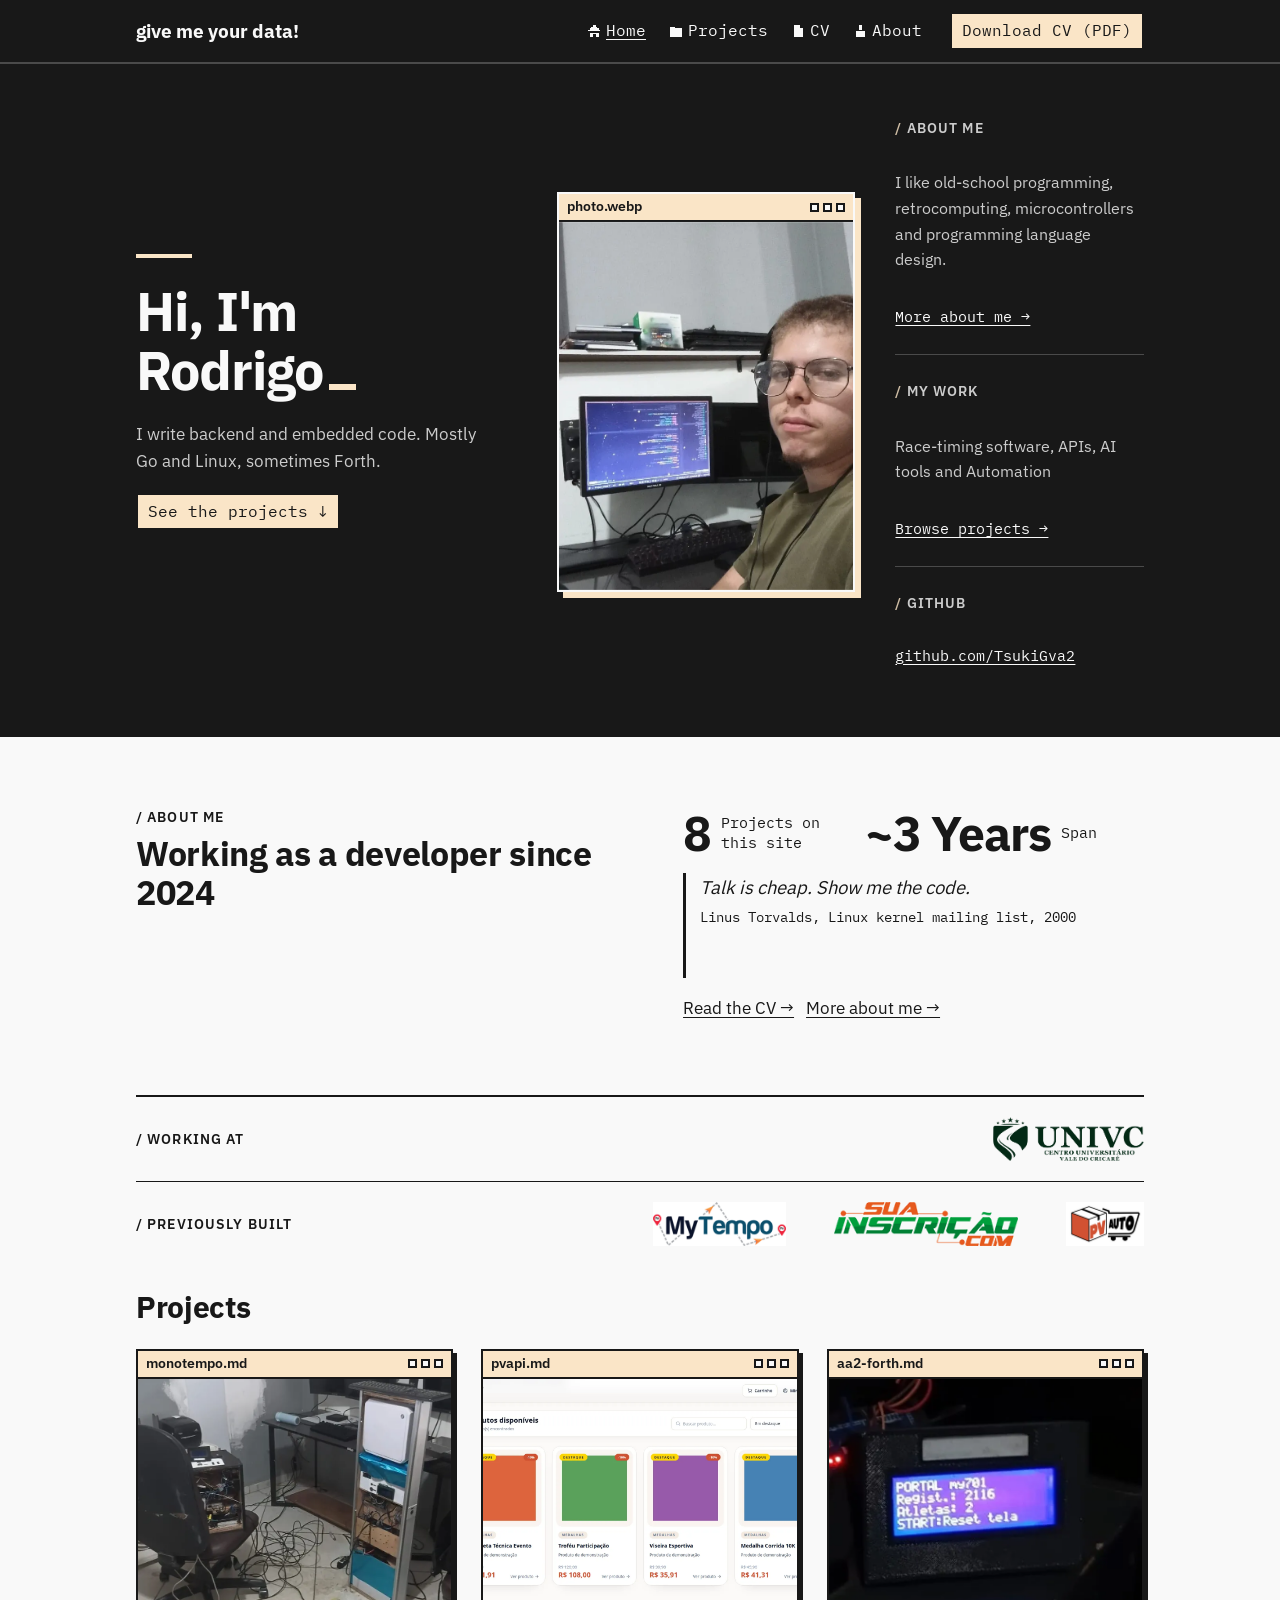
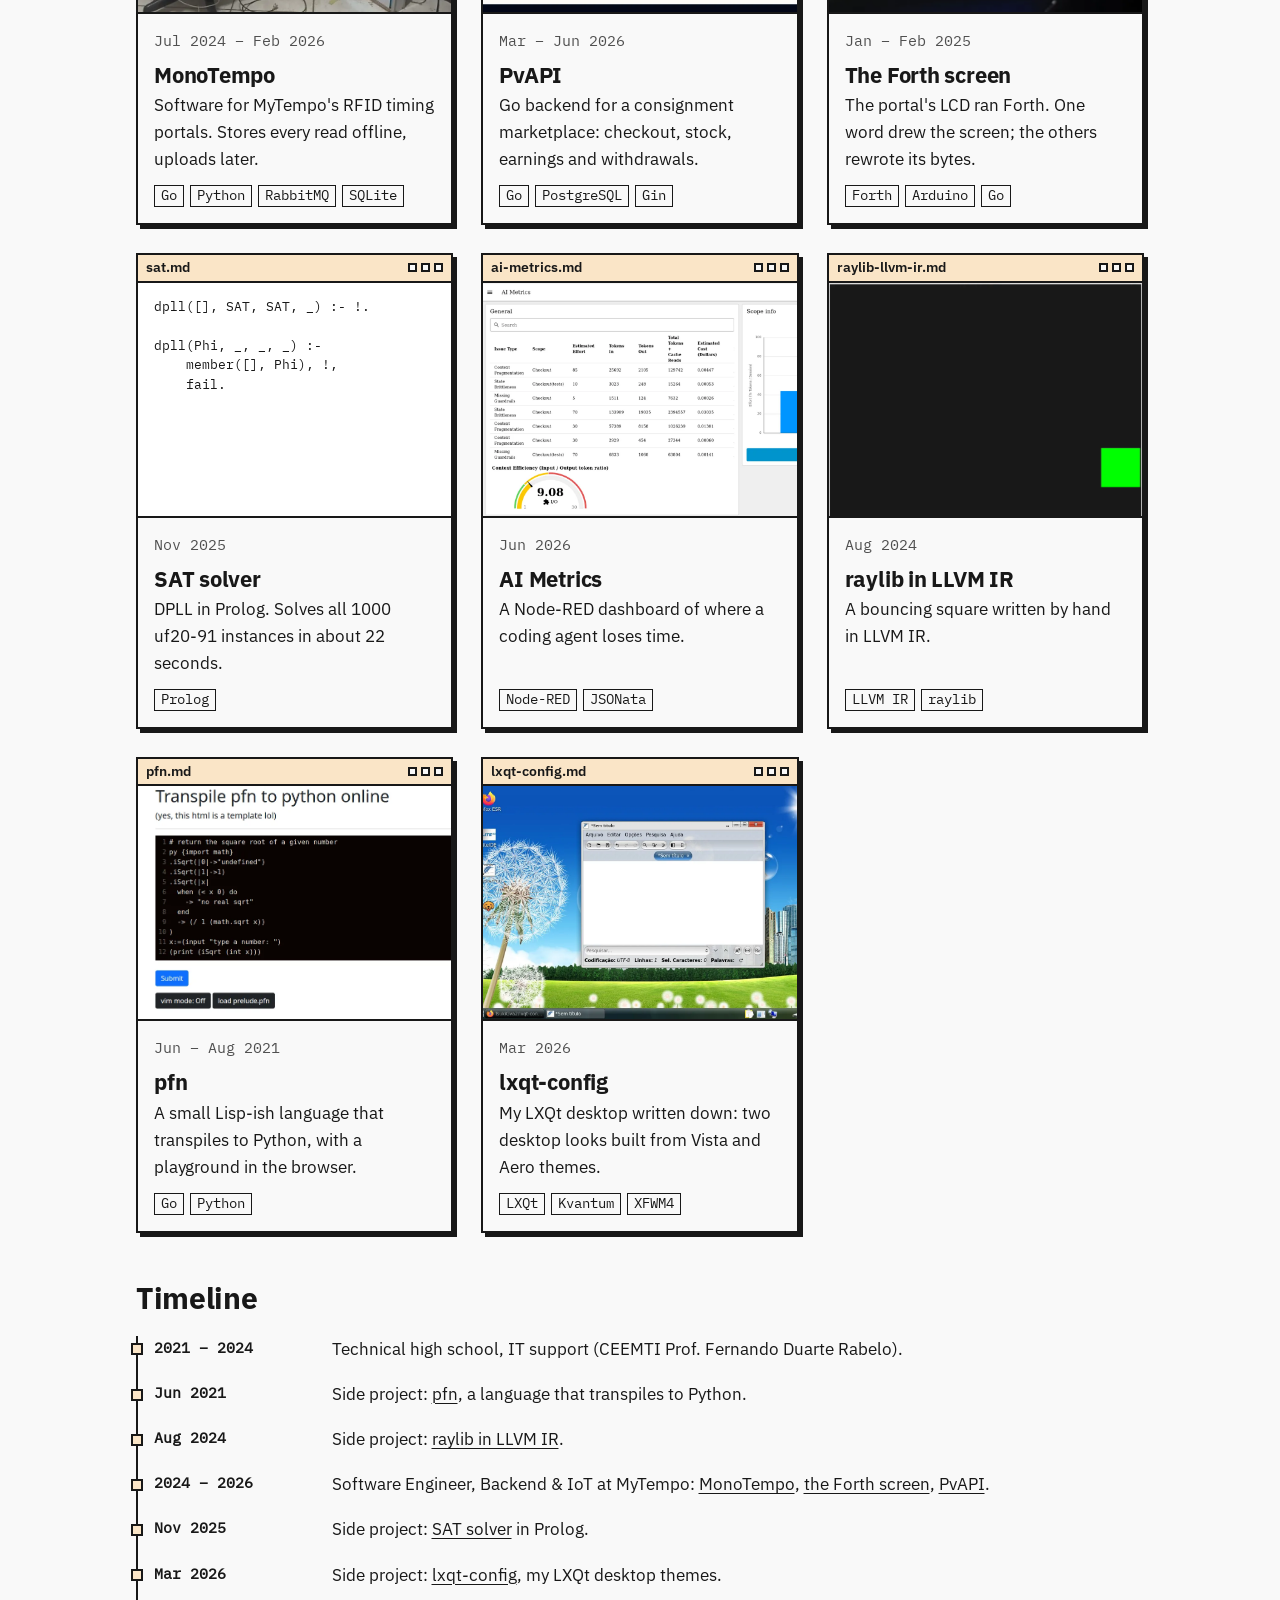
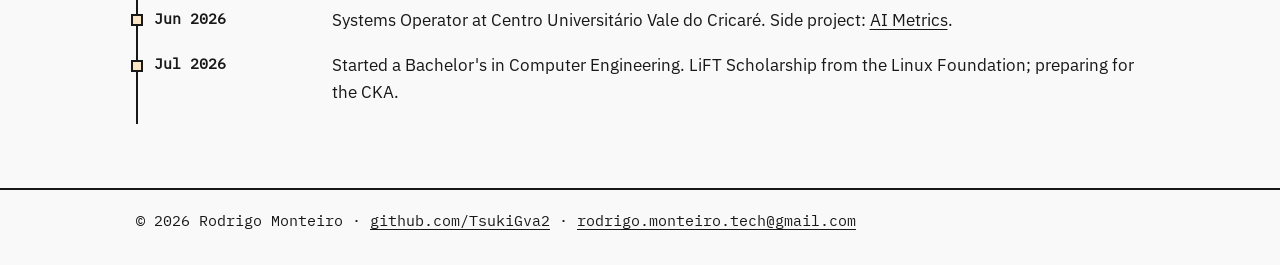
<file: site/index.html>
<!doctype html>
<html lang="en">
<head>
<meta charset="utf-8">
<meta name="viewport" content="width=device-width, initial-scale=1">
<title>Rodrigo Monteiro</title>
<meta name="description" content="Rodrigo Monteiro: backend and embedded code, mostly Go and Linux, sometimes Forth.">
<link rel="icon" href="data:,">
<link rel="stylesheet" href="assets/style.css">
</head>
<body>
<a class="skip" href="#main">Skip to content</a>
<div class="band-dark">
<header class="site-header">
  <div class="wrap">
    <a class="brand" href="index.html">give me your data!</a>
    <nav aria-label="Main"><ul class="nav"><li><a href="index.html" aria-current="page"><svg viewBox="0 0 8 8" aria-hidden="true"><path d="M3 0h2v1h1v1h1v1h1v1H0V3h1V2h1V1h1zM1 5h6v3H5V6H3v2H1z"/></svg>Home</a></li><li><a href="index.html#projects"><svg viewBox="0 0 8 8" aria-hidden="true"><path d="M0 1h3v1h5v6H0z"/></svg>Projects</a></li><li><a href="cv.html"><svg viewBox="0 0 8 8" aria-hidden="true"><path d="M1 0h4v2h2v6H1z"/></svg>CV</a></li><li><a href="about.html"><svg viewBox="0 0 8 8" aria-hidden="true"><path d="M3 0h2v3H3zM1 4h6v4H1z"/></svg>About</a></li></ul></nav>
    <a class="btn" href="assets/cv.pdf" download>Download CV (PDF)</a>
  </div>
</header>
<section class="wrap hero-mix" aria-labelledby="hero-title">
  <div>
    <hr class="rule">
    <h1 id="hero-title">Hi, I'm <span style="white-space:nowrap">Rodrigo<span class="cursor" aria-hidden="true"></span></span></h1>
    <p class="intro">I write backend and embedded code. Mostly Go and Linux, sometimes Forth.</p>
    <a class="btn" href="#projects">See the projects ↓</a>
  </div>
  <figure class="window" style="margin:0">
    <div class="window-bar"><span>photo.webp</span><span class="dots" aria-hidden="true"><i></i><i></i><i></i></span></div>
    <div class="flip">
      <img class="flip-front" src="assets/img/me/hero-front.webp" width="720" height="1280" alt="Rodrigo, in glasses, headphones and a green t-shirt, sitting next to his desk with code on the monitor.">
      <img class="flip-back" src="assets/img/me/hero-back.webp" width="720" height="1280" alt="Rodrigo's desk: a monitor showing Lua code, a red-lit keyboard and his foot up on the desk.">
    </div>
  </figure>
  <div class="side side-col">
    <div class="side"><p class="label">About me</p><p>I like old-school programming, retrocomputing, microcontrollers and programming language design.</p><a href="about.html">More about me →</a></div>
    <div class="side"><p class="label">My work</p><p>Race-timing software, APIs, AI tools and Automation</p><a href="#projects">Browse projects →</a></div>
    <div class="side"><p class="label">GitHub</p><a href="https://github.com/TsukiGva2">github.com/TsukiGva2</a></div>
  </div>
</section>
</div>
<main id="main" class="wrap">
  <section class="stats-sec" aria-labelledby="about-title">
    <div>
      <p class="label">About me</p>
      <h2 id="about-title">Working as a developer since 2024</h2>
    </div>
    <div>
      <dl class="stats">
        <div><dt>Projects on this site</dt><dd>8</dd></div>
        <div><dt>Span</dt><dd>~3 Years</dd></div>
      </dl>
      <figure class="quote" data-quotes>
        <blockquote><p>Talk is cheap. Show me the code.</p></blockquote>
        <figcaption>Linus Torvalds, Linux kernel mailing list, 2000</figcaption>
      </figure>
      <script type="application/json" id="quotes">[
        ["Talk is cheap. Show me the code.", "Linus Torvalds, Linux kernel mailing list, 2000"],
        ["Beware of bugs in the above code; I have only proved it correct, not tried it.", "Donald Knuth, 1977"],
        ["There are only two kinds of languages: the ones people complain about and the ones nobody uses.", "Bjarne Stroustrup"],
        ["Nvidia, fuck you!", "Linus Torvalds, Aalto University, 2012"],
        ["When in doubt, use brute force.", "Ken Thompson"],
        ["A language that doesn't affect the way you think about programming is not worth knowing.", "Alan Perlis, Epigrams on Programming, 1982"]
      ]</script>
      <p><a href="cv.html">Read the CV →</a> &nbsp; <a href="about.html">More about me →</a></p>
    </div>
  </section>
  <div class="worked">
    <p class="label">Working at</p>
    <img src="assets/img/projects/univc-logo.png" width="373" height="109" loading="lazy" alt="UNIVC, Centro Universitário Vale do Cricaré">
  </div>
  <div class="worked">
    <p class="label">Previously built</p>
    <img src="assets/img/projects/mytempo-logo.png" width="320" height="106" loading="lazy" alt="MyTempo">
    <img src="assets/img/projects/suainscricao-logo.png" width="217" height="52" loading="lazy" alt="Sua Inscrição">
    <img src="assets/img/projects/pvauto-logo.png" width="320" height="180" loading="lazy" alt="PvAuto">
  </div>

  <h2 id="projects">Projects</h2>
  <ul class="cards">
    <li class="card window">
      <div class="window-bar"><span>monotempo.md</span><span class="dots" aria-hidden="true"><i></i><i></i><i></i></span></div>
      <img src="assets/img/projects/monotempo-portals.webp" width="800" height="1111" loading="lazy" style="object-position:50% 12%" alt="Two MyTempo portals in the workshop next to a crate of timing chips.">
      <div class="window-body">
        <p class="meta">Jul 2024 – Feb 2026</p>
        <h3><a href="projects/monotempo.html">MonoTempo</a></h3>
        <p>Software for MyTempo's RFID timing portals. Stores every read offline, uploads later.</p>
        <ul class="tags"><li>Go</li><li>Python</li><li>RabbitMQ</li><li>SQLite</li></ul>
      </div>
    </li>
    <li class="card window">
      <div class="window-bar"><span>pvapi.md</span><span class="dots" aria-hidden="true"><i></i><i></i><i></i></span></div>
      <img src="assets/img/projects/pvapi-storefront.webp" width="1280" height="800" loading="lazy" style="object-position:50% 0%" alt="PvAuto storefront listing products.">
      <div class="window-body">
        <p class="meta">Mar – Jun 2026</p>
        <h3><a href="projects/pvapi.html">PvAPI</a></h3>
        <p>Go backend for a consignment marketplace: checkout, stock, earnings and withdrawals.</p>
        <ul class="tags"><li>Go</li><li>PostgreSQL</li><li>Gin</li></ul>
      </div>
    </li>
    <li class="card window">
      <div class="window-bar"><span>aa2-forth.md</span><span class="dots" aria-hidden="true"><i></i><i></i><i></i></span></div>
      <img src="assets/img/projects/monotempo-lcd.webp" width="700" height="491" loading="lazy" style="object-position:50% 50%" alt="The portal LCD showing reads and athlete counts.">
      <div class="window-body">
        <p class="meta">Jan – Feb 2025</p>
        <h3><a href="projects/aa2-forth.html">The Forth screen</a></h3>
        <p>The portal's LCD ran Forth. One word drew the screen; the others rewrote its bytes.</p>
        <ul class="tags"><li>Forth</li><li>Arduino</li><li>Go</li></ul>
      </div>
    </li>
    <li class="card window">
      <div class="window-bar"><span>sat.md</span><span class="dots" aria-hidden="true"><i></i><i></i><i></i></span></div>
      <pre class="card-code" aria-hidden="true">dpll([], SAT, SAT, _) :- !.

dpll(Phi, _, _, _) :-
    member([], Phi), !,
    fail.</pre>
      <div class="window-body">
        <p class="meta">Nov 2025</p>
        <h3><a href="projects/sat.html">SAT solver</a></h3>
        <p>DPLL in Prolog. Solves all 1000 uf20-91 instances in about 22 seconds.</p>
        <ul class="tags"><li>Prolog</li></ul>
      </div>
    </li>
    <li class="card window">
      <div class="window-bar"><span>ai-metrics.md</span><span class="dots" aria-hidden="true"><i></i><i></i><i></i></span></div>
      <img src="assets/img/projects/ai-metrics-dashboard.webp" width="1600" height="726" loading="lazy" style="object-position:0% 50%" alt="Dashboard with a table, a gauge and a bar chart.">
      <div class="window-body">
        <p class="meta">Jun 2026</p>
        <h3><a href="projects/ai-metrics.html">AI Metrics</a></h3>
        <p>A Node-RED dashboard of where a coding agent loses time.</p>
        <ul class="tags"><li>Node-RED</li><li>JSONata</li></ul>
      </div>
    </li>
    <li class="card window">
      <div class="window-bar"><span>raylib-llvm-ir.md</span><span class="dots" aria-hidden="true"><i></i><i></i><i></i></span></div>
      <img src="assets/img/projects/raylib-window.webp" width="804" height="626" loading="lazy" style="object-position:100% 70%" alt="A green square in a dark window titled Hello, from LLVM.">
      <div class="window-body">
        <p class="meta">Aug 2024</p>
        <h3><a href="projects/raylib-llvm-ir.html">raylib in LLVM IR</a></h3>
        <p>A bouncing square written by hand in LLVM IR.</p>
        <ul class="tags"><li>LLVM IR</li><li>raylib</li></ul>
      </div>
    </li>
    <li class="card window">
      <div class="window-bar"><span>pfn.md</span><span class="dots" aria-hidden="true"><i></i><i></i><i></i></span></div>
      <img src="assets/img/projects/pfn-play-editor.webp" width="1200" height="560" loading="lazy" style="object-position:0% 50%" alt="The pfn-play editor with a pfn program in a dark code box.">
      <div class="window-body">
        <p class="meta">Jun – Aug 2021</p>
        <h3><a href="projects/pfn.html">pfn</a></h3>
        <p>A small Lisp-ish language that transpiles to Python, with a playground in the browser.</p>
        <ul class="tags"><li>Go</li><li>Python</li></ul>
      </div>
    </li>
    <li class="card window">
      <div class="window-bar"><span>lxqt-config.md</span><span class="dots" aria-hidden="true"><i></i><i></i><i></i></span></div>
      <img src="assets/img/projects/lxqt-config-aero.webp" width="1366" height="768" loading="lazy" style="object-position:50% 50%" alt="The aero_wannabe LXQt desktop with a blue sky wallpaper and a glassy window.">
      <div class="window-body">
        <p class="meta">Mar 2026</p>
        <h3><a href="projects/lxqt-config.html">lxqt-config</a></h3>
        <p>My LXQt desktop written down: two desktop looks built from Vista and Aero themes.</p>
        <ul class="tags"><li>LXQt</li><li>Kvantum</li><li>XFWM4</li></ul>
      </div>
    </li>
  </ul>

  <section aria-labelledby="tl-title" class="home-tl">
    <h2 id="tl-title">Timeline</h2>
    <ol class="timeline"><li><span class="when">2021 – 2024</span><span>Technical high school, IT support (CEEMTI Prof. Fernando Duarte Rabelo).</span></li><li><span class="when">Jun 2021</span><span>Side project: <a href="projects/pfn.html">pfn</a>, a language that transpiles to Python.</span></li><li><span class="when">Aug 2024</span><span>Side project: <a href="projects/raylib-llvm-ir.html">raylib in LLVM IR</a>.</span></li><li><span class="when">2024 – 2026</span><span>Software Engineer, Backend &amp; IoT at MyTempo: <a href="projects/monotempo.html">MonoTempo</a>, <a href="projects/aa2-forth.html">the Forth screen</a>, <a href="projects/pvapi.html">PvAPI</a>.</span></li><li><span class="when">Nov 2025</span><span>Side project: <a href="projects/sat.html">SAT solver</a> in Prolog.</span></li><li><span class="when">Mar 2026</span><span>Side project: <a href="projects/lxqt-config.html">lxqt-config</a>, my LXQt desktop themes.</span></li><li><span class="when">Jun 2026</span><span>Systems Operator at Centro Universitário Vale do Cricaré. Side project: <a href="projects/ai-metrics.html">AI Metrics</a>.</span></li><li><span class="when">Jul 2026</span><span>Started a Bachelor's in Computer Engineering. LiFT Scholarship from the Linux Foundation; preparing for the CKA.</span></li></ol>
  </section>
</main>
<footer class="site-footer">
  <div class="wrap">© 2026 Rodrigo Monteiro · <a href="https://github.com/TsukiGva2">github.com/TsukiGva2</a> · <a href="mailto:rodrigo.monteiro.tech@gmail.com">rodrigo.monteiro.tech@gmail.com</a></div>
</footer>
<script src="assets/site.js" defer></script>
</body>
</html>
</file>
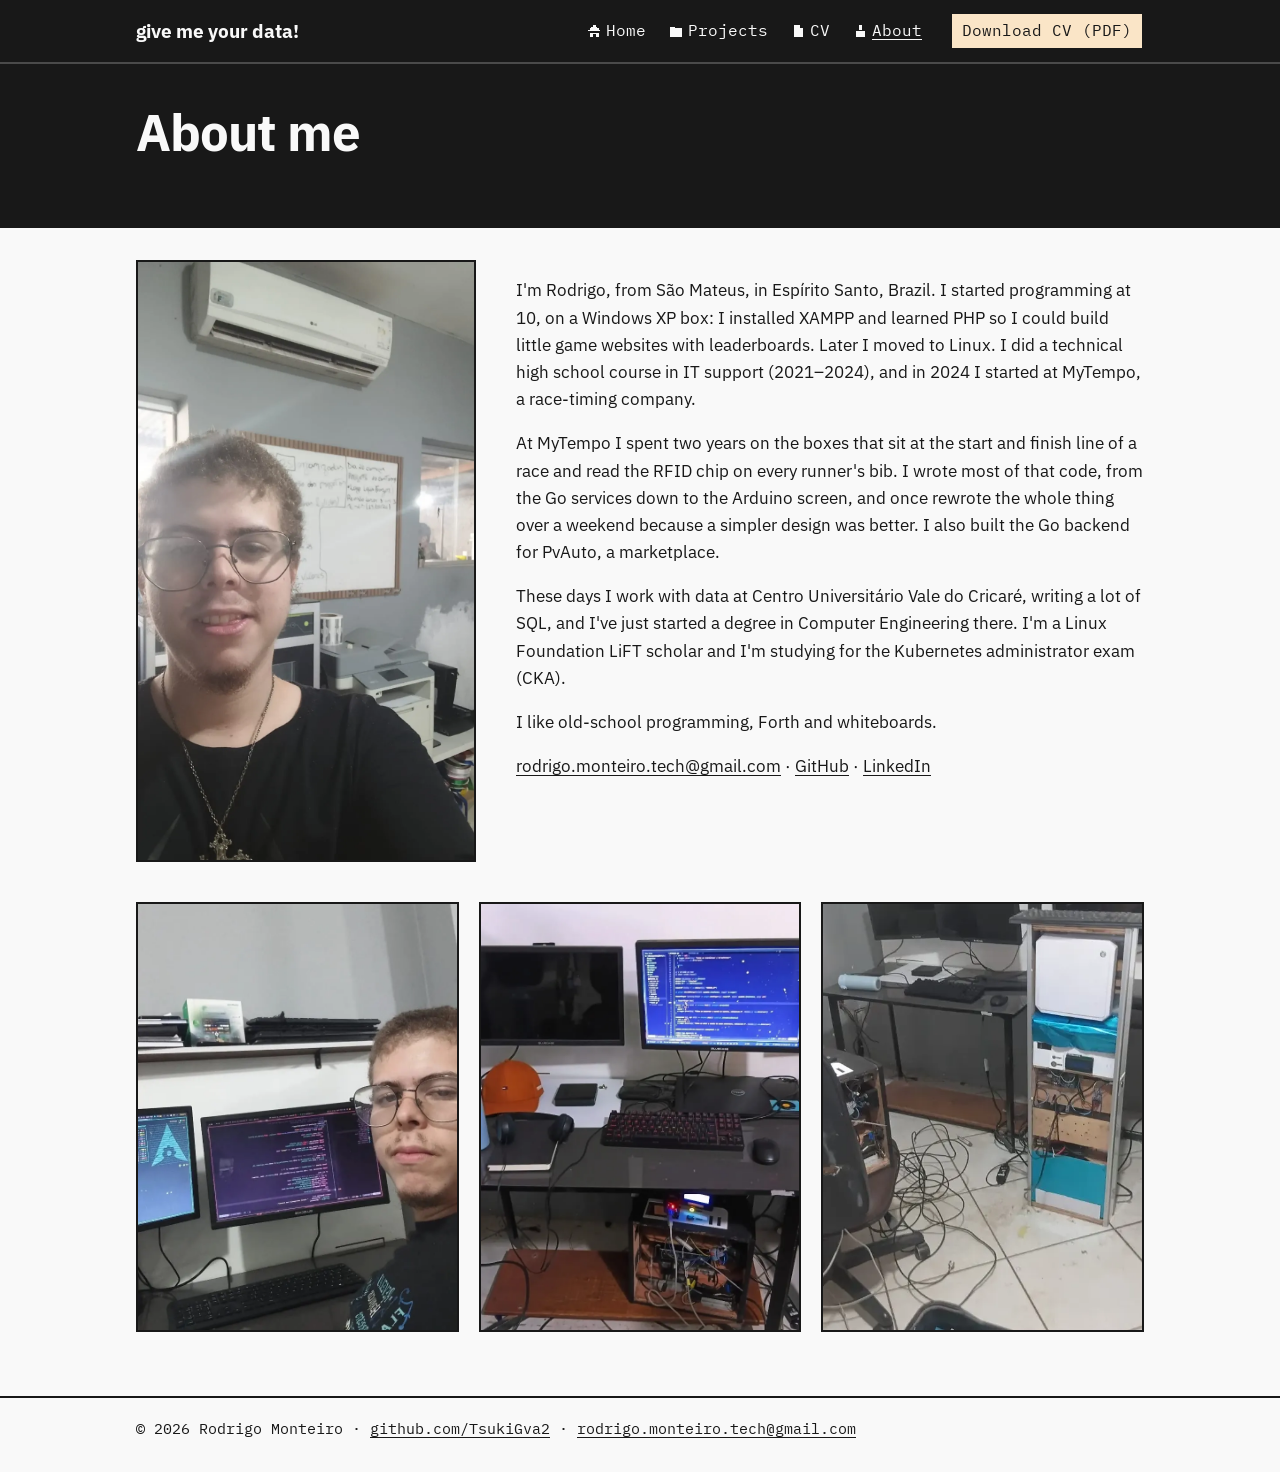
<file: site/about.html>
<!doctype html>
<html lang="en">
<head>
<meta charset="utf-8">
<meta name="viewport" content="width=device-width, initial-scale=1">
<title>About · Rodrigo Monteiro</title>
<meta name="description" content="About Rodrigo Monteiro.">
<link rel="icon" href="data:,">
<link rel="stylesheet" href="assets/style.css">
</head>
<body>
<a class="skip" href="#main">Skip to content</a>
<div class="band-dark">
<header class="site-header">
  <div class="wrap">
    <a class="brand" href="index.html">give me your data!</a>
    <nav aria-label="Main"><ul class="nav"><li><a href="index.html"><svg viewBox="0 0 8 8" aria-hidden="true"><path d="M3 0h2v1h1v1h1v1h1v1H0V3h1V2h1V1h1zM1 5h6v3H5V6H3v2H1z"/></svg>Home</a></li><li><a href="index.html#projects"><svg viewBox="0 0 8 8" aria-hidden="true"><path d="M0 1h3v1h5v6H0z"/></svg>Projects</a></li><li><a href="cv.html"><svg viewBox="0 0 8 8" aria-hidden="true"><path d="M1 0h4v2h2v6H1z"/></svg>CV</a></li><li><a href="about.html" aria-current="page"><svg viewBox="0 0 8 8" aria-hidden="true"><path d="M3 0h2v3H3zM1 4h6v4H1z"/></svg>About</a></li></ul></nav>
    <a class="btn" href="assets/cv.pdf" download>Download CV (PDF)</a>
  </div>
</header>
<section class="wrap proj-head"><h1>About me</h1></section></div>
<main id="main" class="wrap page about">
  <div class="about-grid">
    <figure class="about-main"><img src="assets/img/me/whiteboard.webp" width="900" height="1600" alt="Rodrigo smiling in front of a whiteboard with handwritten notes, with a printer and an air conditioner behind him."></figure>
    <div>
      <p>I'm Rodrigo, from São Mateus, in Espírito Santo, Brazil. I started programming at 10, on a Windows XP box: I installed XAMPP and learned PHP so I could build little game websites with leaderboards. Later I moved to Linux. I did a technical high school course in IT support (2021–2024), and in 2024 I started at MyTempo, a race-timing company.</p>
      <p>At MyTempo I spent two years on the boxes that sit at the start and finish line of a race and read the RFID chip on every runner's bib. I wrote most of that code, from the Go services down to the Arduino screen, and once rewrote the whole thing over a weekend because a simpler design was better. I also built the Go backend for PvAuto, a marketplace.</p>
      <p>These days I work with data at Centro Universitário Vale do Cricaré, writing a lot of SQL, and I've just started a degree in Computer Engineering there. I'm a Linux Foundation LiFT scholar and I'm studying for the Kubernetes administrator exam (CKA).</p>
      <p>I like old-school programming, Forth and whiteboards.</p>
      <p><a href="mailto:rodrigo.monteiro.tech@gmail.com">rodrigo.monteiro.tech@gmail.com</a> · <a href="https://github.com/TsukiGva2">GitHub</a> · <a href="https://www.linkedin.com/in/rodrigo-monteiro-0561992b7/">LinkedIn</a></p>
    </div>
  </div>
  <div class="about-row">
    <figure><img src="assets/img/me/desk-arch.webp" width="720" height="1280" loading="lazy" alt="Rodrigo at his desk, with the Arch Linux logo on the left monitor and code on the right one."></figure>
    <figure><img src="assets/img/me/desk-wide.webp" width="720" height="1280" loading="lazy" alt="Rodrigo's desk with two monitors, a red-lit keyboard and a home-built electronics box on the shelf underneath."></figure>
    <figure><img src="assets/img/me/workshop-rack.webp" width="1200" height="675" loading="lazy" alt="The workshop: a tall portal with its electronics on open wooden shelves, two office chairs and cables on the floor."></figure>
  </div>
</main>
<footer class="site-footer">
  <div class="wrap">© 2026 Rodrigo Monteiro · <a href="https://github.com/TsukiGva2">github.com/TsukiGva2</a> · <a href="mailto:rodrigo.monteiro.tech@gmail.com">rodrigo.monteiro.tech@gmail.com</a></div>
</footer>
</body>
</html>
</file>
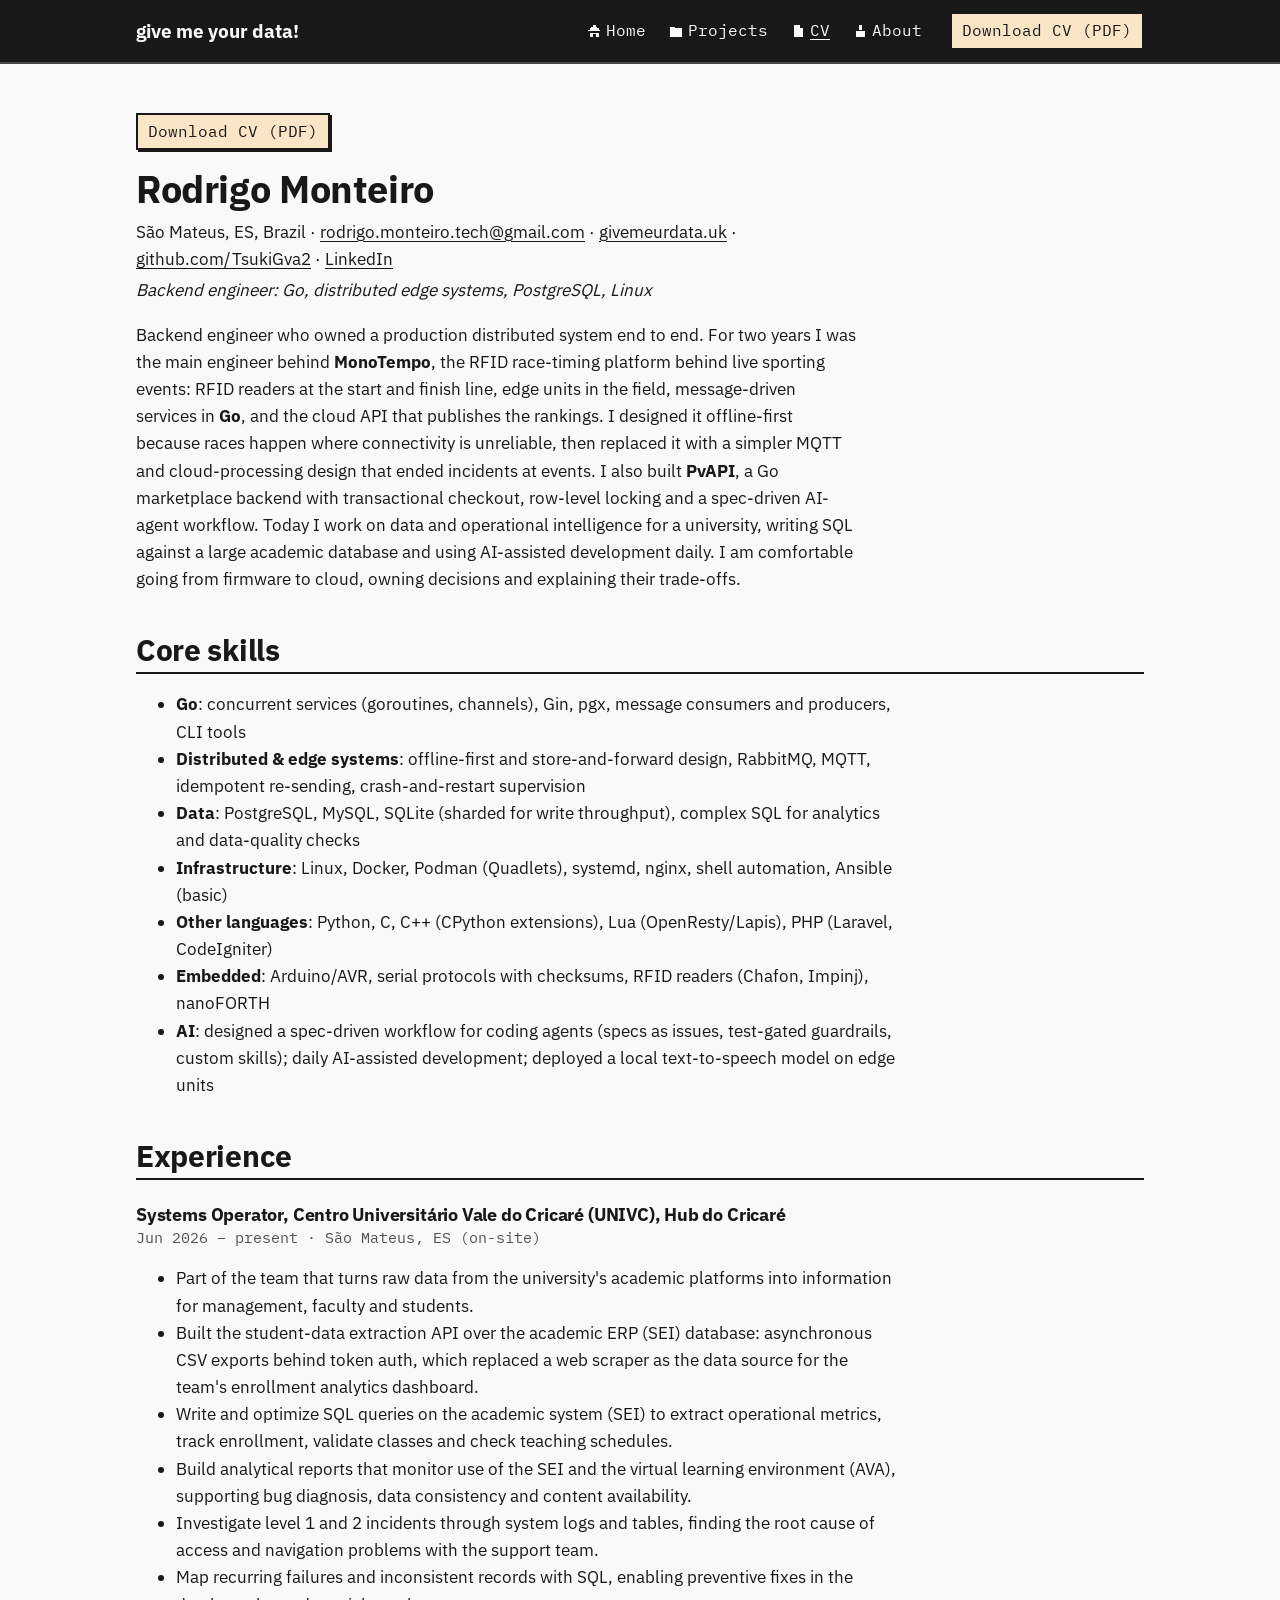
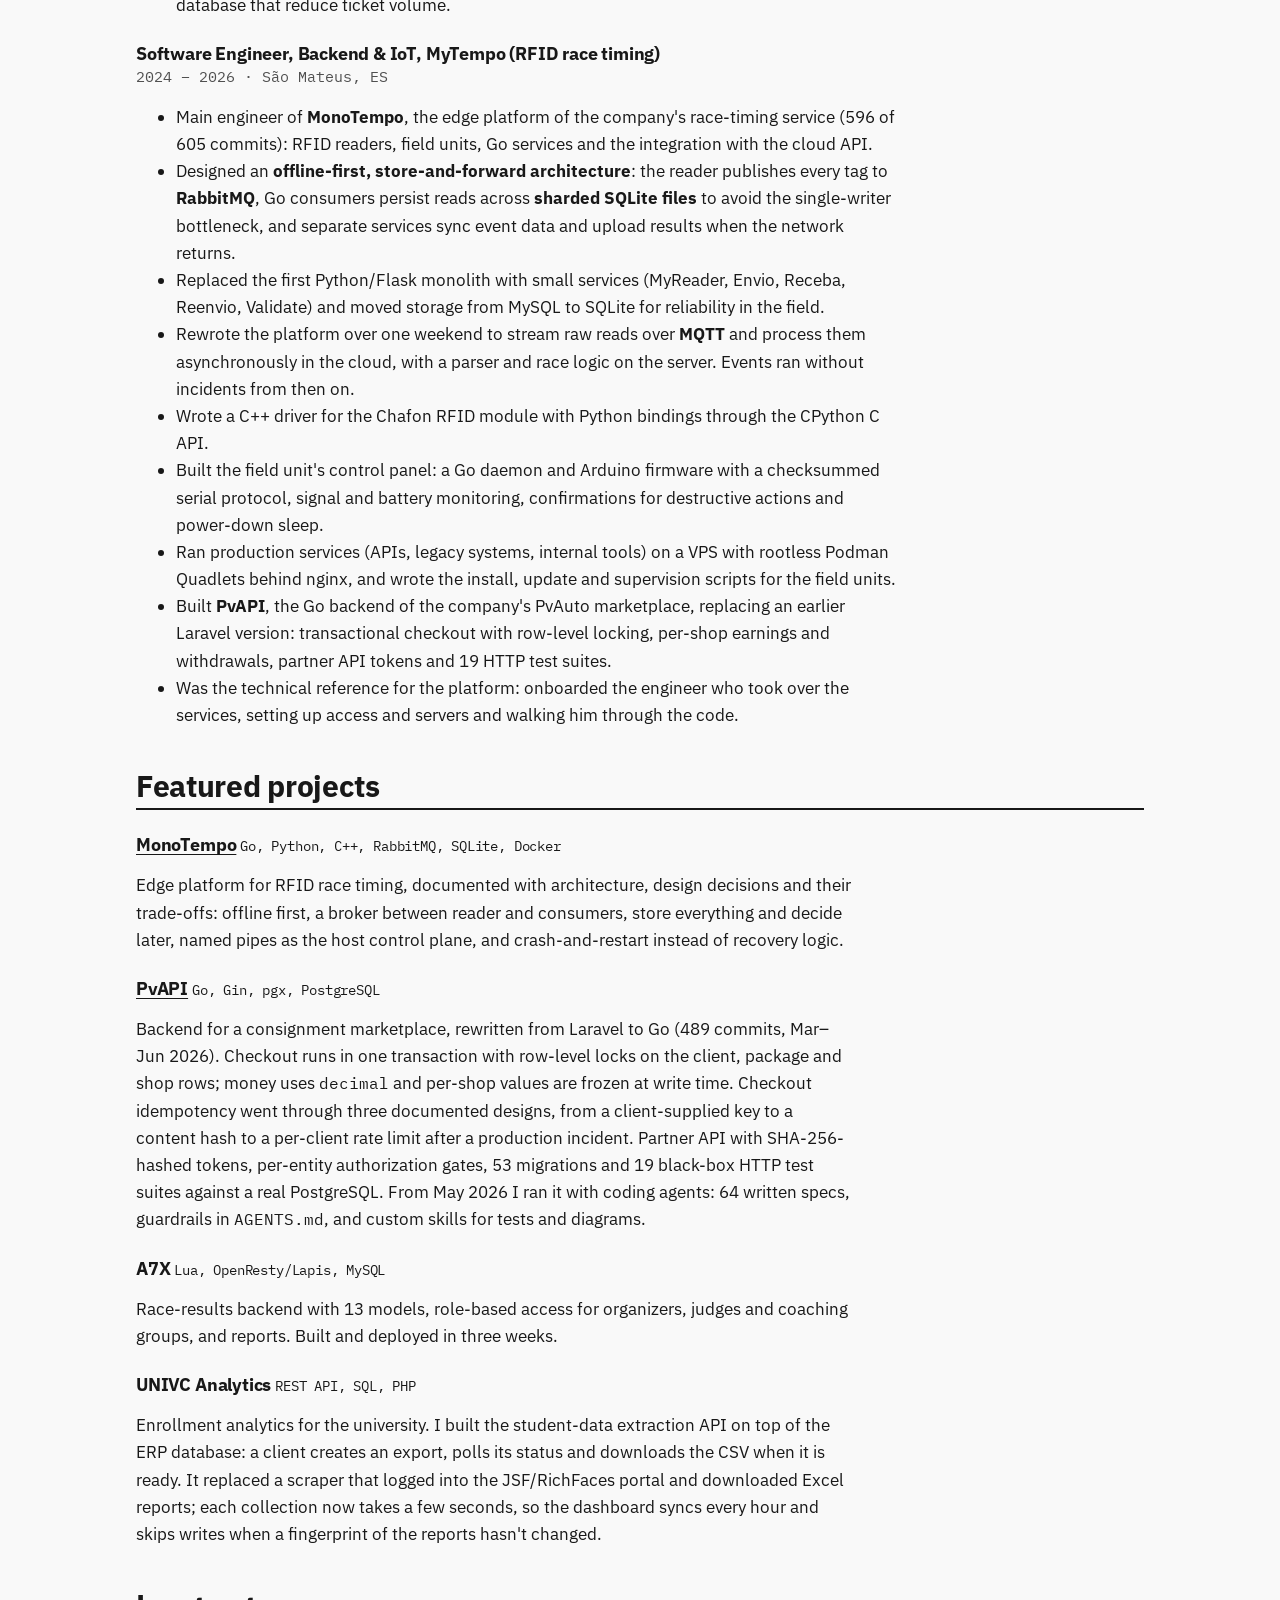
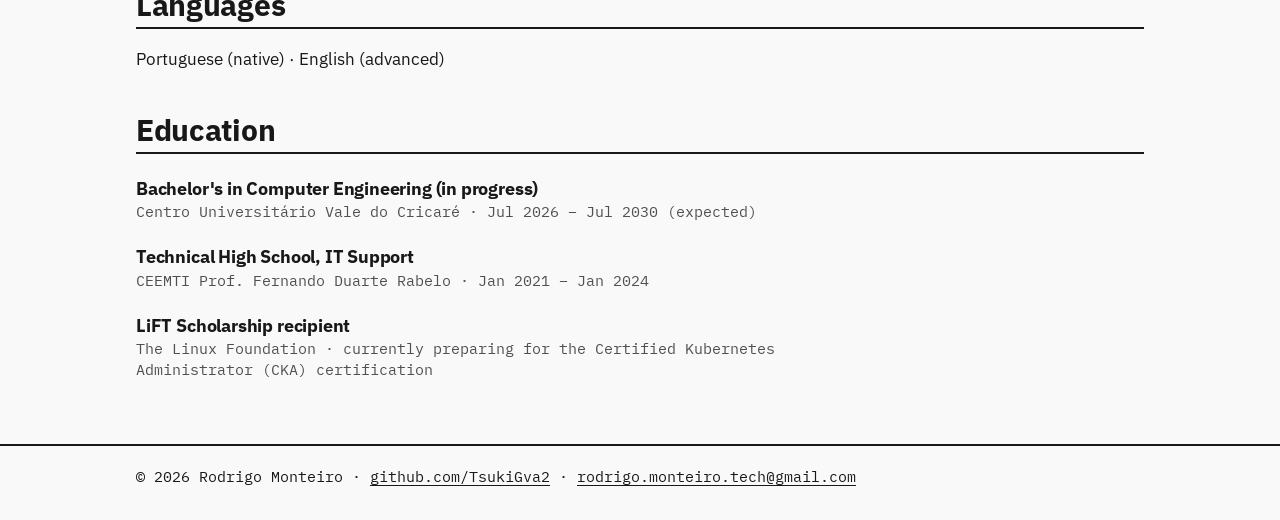
<file: site/cv.html>
<!doctype html>
<html lang="en">
<head>
<meta charset="utf-8">
<meta name="viewport" content="width=device-width, initial-scale=1">
<title>CV · Rodrigo Monteiro</title>
<meta name="description" content="CV of Rodrigo Monteiro, backend engineer.">
<link rel="icon" href="data:,">
<link rel="stylesheet" href="assets/style.css">
</head>
<body>
<a class="skip" href="#main">Skip to content</a>
<div class="band-dark">
<header class="site-header">
  <div class="wrap">
    <a class="brand" href="index.html">give me your data!</a>
    <nav aria-label="Main"><ul class="nav"><li><a href="index.html"><svg viewBox="0 0 8 8" aria-hidden="true"><path d="M3 0h2v1h1v1h1v1h1v1H0V3h1V2h1V1h1zM1 5h6v3H5V6H3v2H1z"/></svg>Home</a></li><li><a href="index.html#projects"><svg viewBox="0 0 8 8" aria-hidden="true"><path d="M0 1h3v1h5v6H0z"/></svg>Projects</a></li><li><a href="cv.html" aria-current="page"><svg viewBox="0 0 8 8" aria-hidden="true"><path d="M1 0h4v2h2v6H1z"/></svg>CV</a></li><li><a href="about.html"><svg viewBox="0 0 8 8" aria-hidden="true"><path d="M3 0h2v3H3zM1 4h6v4H1z"/></svg>About</a></li></ul></nav>
    <a class="btn" href="assets/cv.pdf" download>Download CV (PDF)</a>
  </div>
</header>
</div>
<main id="main" class="wrap page cv">
  <p><a class="btn" href="assets/cv.pdf" download>Download CV (PDF)</a></p>
  <header class="cv-head">
    <h1>Rodrigo Monteiro</h1>
    <p>São Mateus, ES, Brazil · <a href="mailto:rodrigo.monteiro.tech@gmail.com">rodrigo.monteiro.tech@gmail.com</a> · <a href="https://givemeurdata.uk">givemeurdata.uk</a> · <a href="https://github.com/TsukiGva2">github.com/TsukiGva2</a> · <a href="https://www.linkedin.com/in/rodrigo-monteiro-0561992b7/">LinkedIn</a></p>
    <p><em>Backend engineer: Go, distributed edge systems, PostgreSQL, Linux</em></p>
  </header>
  <p>Backend engineer who owned a production distributed system end to end. For two years I was the main engineer behind <strong>MonoTempo</strong>, the RFID race-timing platform behind live sporting events: RFID readers at the start and finish line, edge units in the field, message-driven services in <strong>Go</strong>, and the cloud API that publishes the rankings. I designed it offline-first because races happen where connectivity is unreliable, then replaced it with a simpler MQTT and cloud-processing design that ended incidents at events. I also built <strong>PvAPI</strong>, a Go marketplace backend with transactional checkout, row-level locking and a spec-driven AI-agent workflow. Today I work on data and operational intelligence for a university, writing SQL against a large academic database and using AI-assisted development daily. I am comfortable going from firmware to cloud, owning decisions and explaining their trade-offs.</p>

  <h2>Core skills</h2>
  <ul><li><strong>Go</strong>: concurrent services (goroutines, channels), Gin, pgx, message consumers and producers, CLI tools</li><li><strong>Distributed &amp; edge systems</strong>: offline-first and store-and-forward design, RabbitMQ, MQTT, idempotent re-sending, crash-and-restart supervision</li><li><strong>Data</strong>: PostgreSQL, MySQL, SQLite (sharded for write throughput), complex SQL for analytics and data-quality checks</li><li><strong>Infrastructure</strong>: Linux, Docker, Podman (Quadlets), systemd, nginx, shell automation, Ansible (basic)</li><li><strong>Other languages</strong>: Python, C, C++ (CPython extensions), Lua (OpenResty/Lapis), PHP (Laravel, CodeIgniter)</li><li><strong>Embedded</strong>: Arduino/AVR, serial protocols with checksums, RFID readers (Chafon, Impinj), nanoFORTH</li><li><strong>AI</strong>: designed a spec-driven workflow for coding agents (specs as issues, test-gated guardrails, custom skills); daily AI-assisted development; deployed a local text-to-speech model on edge units</li></ul>

  <h2>Experience</h2>
  <h3>Systems Operator, Centro Universitário Vale do Cricaré (UNIVC), Hub do Cricaré</h3>
  <p class="meta">Jun 2026 – present · São Mateus, ES (on-site)</p>
  <ul><li>Part of the team that turns raw data from the university's academic platforms into information for management, faculty and students.</li><li>Built the student-data extraction API over the academic ERP (SEI) database: asynchronous CSV exports behind token auth, which replaced a web scraper as the data source for the team's enrollment analytics dashboard.</li><li>Write and optimize SQL queries on the academic system (SEI) to extract operational metrics, track enrollment, validate classes and check teaching schedules.</li><li>Build analytical reports that monitor use of the SEI and the virtual learning environment (AVA), supporting bug diagnosis, data consistency and content availability.</li><li>Investigate level 1 and 2 incidents through system logs and tables, finding the root cause of access and navigation problems with the support team.</li><li>Map recurring failures and inconsistent records with SQL, enabling preventive fixes in the database that reduce ticket volume.</li></ul>
  <h3>Software Engineer, Backend &amp; IoT, MyTempo (RFID race timing)</h3>
  <p class="meta">2024 – 2026 · São Mateus, ES</p>
  <ul><li>Main engineer of <strong>MonoTempo</strong>, the edge platform of the company's race-timing service (596 of 605 commits): RFID readers, field units, Go services and the integration with the cloud API.</li><li>Designed an <strong>offline-first, store-and-forward architecture</strong>: the reader publishes every tag to <strong>RabbitMQ</strong>, Go consumers persist reads across <strong>sharded SQLite files</strong> to avoid the single-writer bottleneck, and separate services sync event data and upload results when the network returns.</li><li>Replaced the first Python/Flask monolith with small services (MyReader, Envio, Receba, Reenvio, Validate) and moved storage from MySQL to SQLite for reliability in the field.</li><li>Rewrote the platform over one weekend to stream raw reads over <strong>MQTT</strong> and process them asynchronously in the cloud, with a parser and race logic on the server. Events ran without incidents from then on.</li><li>Wrote a C++ driver for the Chafon RFID module with Python bindings through the CPython C API.</li><li>Built the field unit's control panel: a Go daemon and Arduino firmware with a checksummed serial protocol, signal and battery monitoring, confirmations for destructive actions and power-down sleep.</li><li>Ran production services (APIs, legacy systems, internal tools) on a VPS with rootless Podman Quadlets behind nginx, and wrote the install, update and supervision scripts for the field units.</li><li>Built <strong>PvAPI</strong>, the Go backend of the company's PvAuto marketplace, replacing an earlier Laravel version: transactional checkout with row-level locking, per-shop earnings and withdrawals, partner API tokens and 19 HTTP test suites.</li><li>Was the technical reference for the platform: onboarded the engineer who took over the services, setting up access and servers and walking him through the code.</li></ul>

  <h2>Featured projects</h2>
  <h3><a href="projects/monotempo.html">MonoTempo</a> <small>Go, Python, C++, RabbitMQ, SQLite, Docker</small></h3>
  <p>Edge platform for RFID race timing, documented with architecture, design decisions and their trade-offs: offline first, a broker between reader and consumers, store everything and decide later, named pipes as the host control plane, and crash-and-restart instead of recovery logic.</p>
  <h3><a href="projects/pvapi.html">PvAPI</a> <small>Go, Gin, pgx, PostgreSQL</small></h3>
  <p>Backend for a consignment marketplace, rewritten from Laravel to Go (489 commits, Mar–Jun 2026). Checkout runs in one transaction with row-level locks on the client, package and shop rows; money uses <code>decimal</code> and per-shop values are frozen at write time. Checkout idempotency went through three documented designs, from a client-supplied key to a content hash to a per-client rate limit after a production incident. Partner API with SHA-256-hashed tokens, per-entity authorization gates, 53 migrations and 19 black-box HTTP test suites against a real PostgreSQL. From May 2026 I ran it with coding agents: 64 written specs, guardrails in <code>AGENTS.md</code>, and custom skills for tests and diagrams.</p>
  <h3>A7X <small>Lua, OpenResty/Lapis, MySQL</small></h3>
  <p>Race-results backend with 13 models, role-based access for organizers, judges and coaching groups, and reports. Built and deployed in three weeks.</p>
  <h3>UNIVC Analytics <small>REST API, SQL, PHP</small></h3>
  <p>Enrollment analytics for the university. I built the student-data extraction API on top of the ERP database: a client creates an export, polls its status and downloads the CSV when it is ready. It replaced a scraper that logged into the JSF/RichFaces portal and downloaded Excel reports; each collection now takes a few seconds, so the dashboard syncs every hour and skips writes when a fingerprint of the reports hasn't changed.</p>

  <h2>Languages</h2>
  <p>Portuguese (native) · English (advanced)</p>

  <h2>Education</h2>
  <h3>Bachelor's in Computer Engineering (in progress)</h3><p class="meta">Centro Universitário Vale do Cricaré · Jul 2026 – Jul 2030 (expected)</p>
  <h3>Technical High School, IT Support</h3><p class="meta">CEEMTI Prof. Fernando Duarte Rabelo · Jan 2021 – Jan 2024</p>
  <h3>LiFT Scholarship recipient</h3><p class="meta">The Linux Foundation · currently preparing for the Certified Kubernetes Administrator (CKA) certification</p>
</main>
<footer class="site-footer">
  <div class="wrap">© 2026 Rodrigo Monteiro · <a href="https://github.com/TsukiGva2">github.com/TsukiGva2</a> · <a href="mailto:rodrigo.monteiro.tech@gmail.com">rodrigo.monteiro.tech@gmail.com</a></div>
</footer>
</body>
</html>
</file>
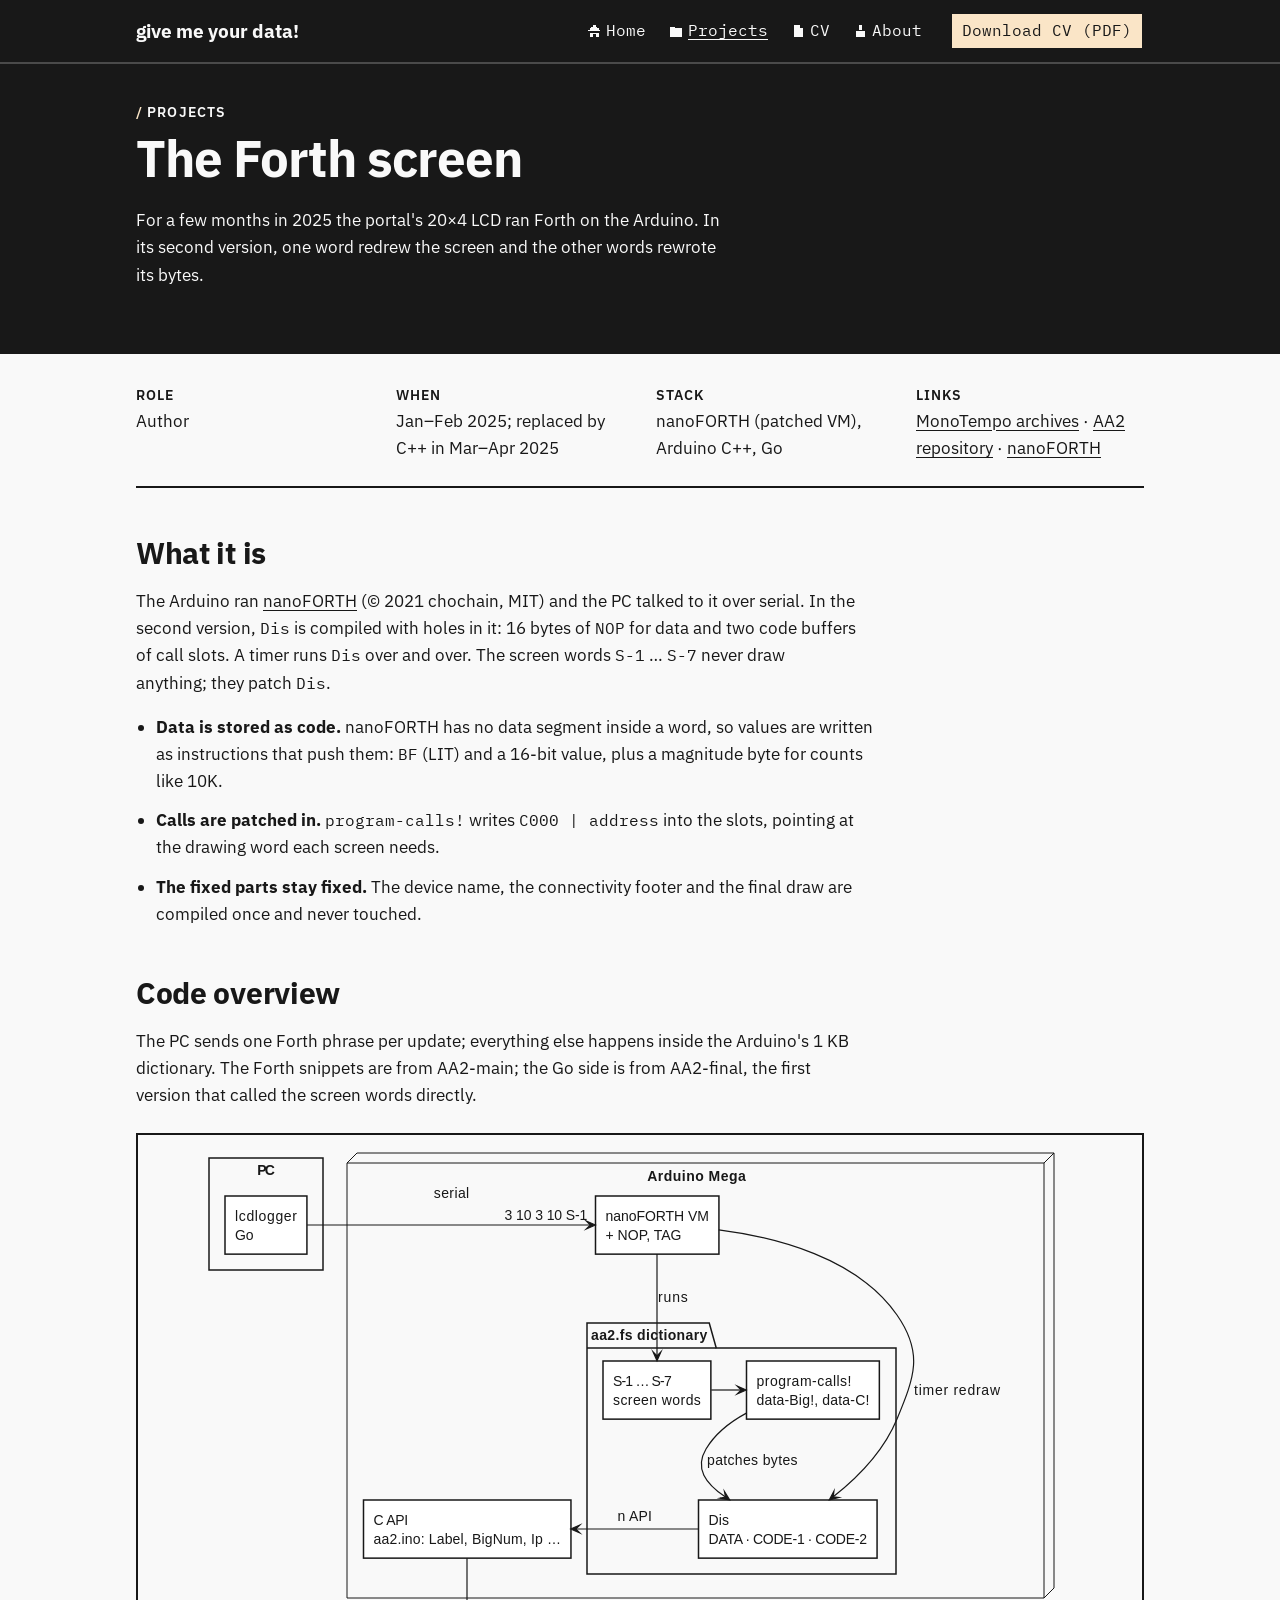
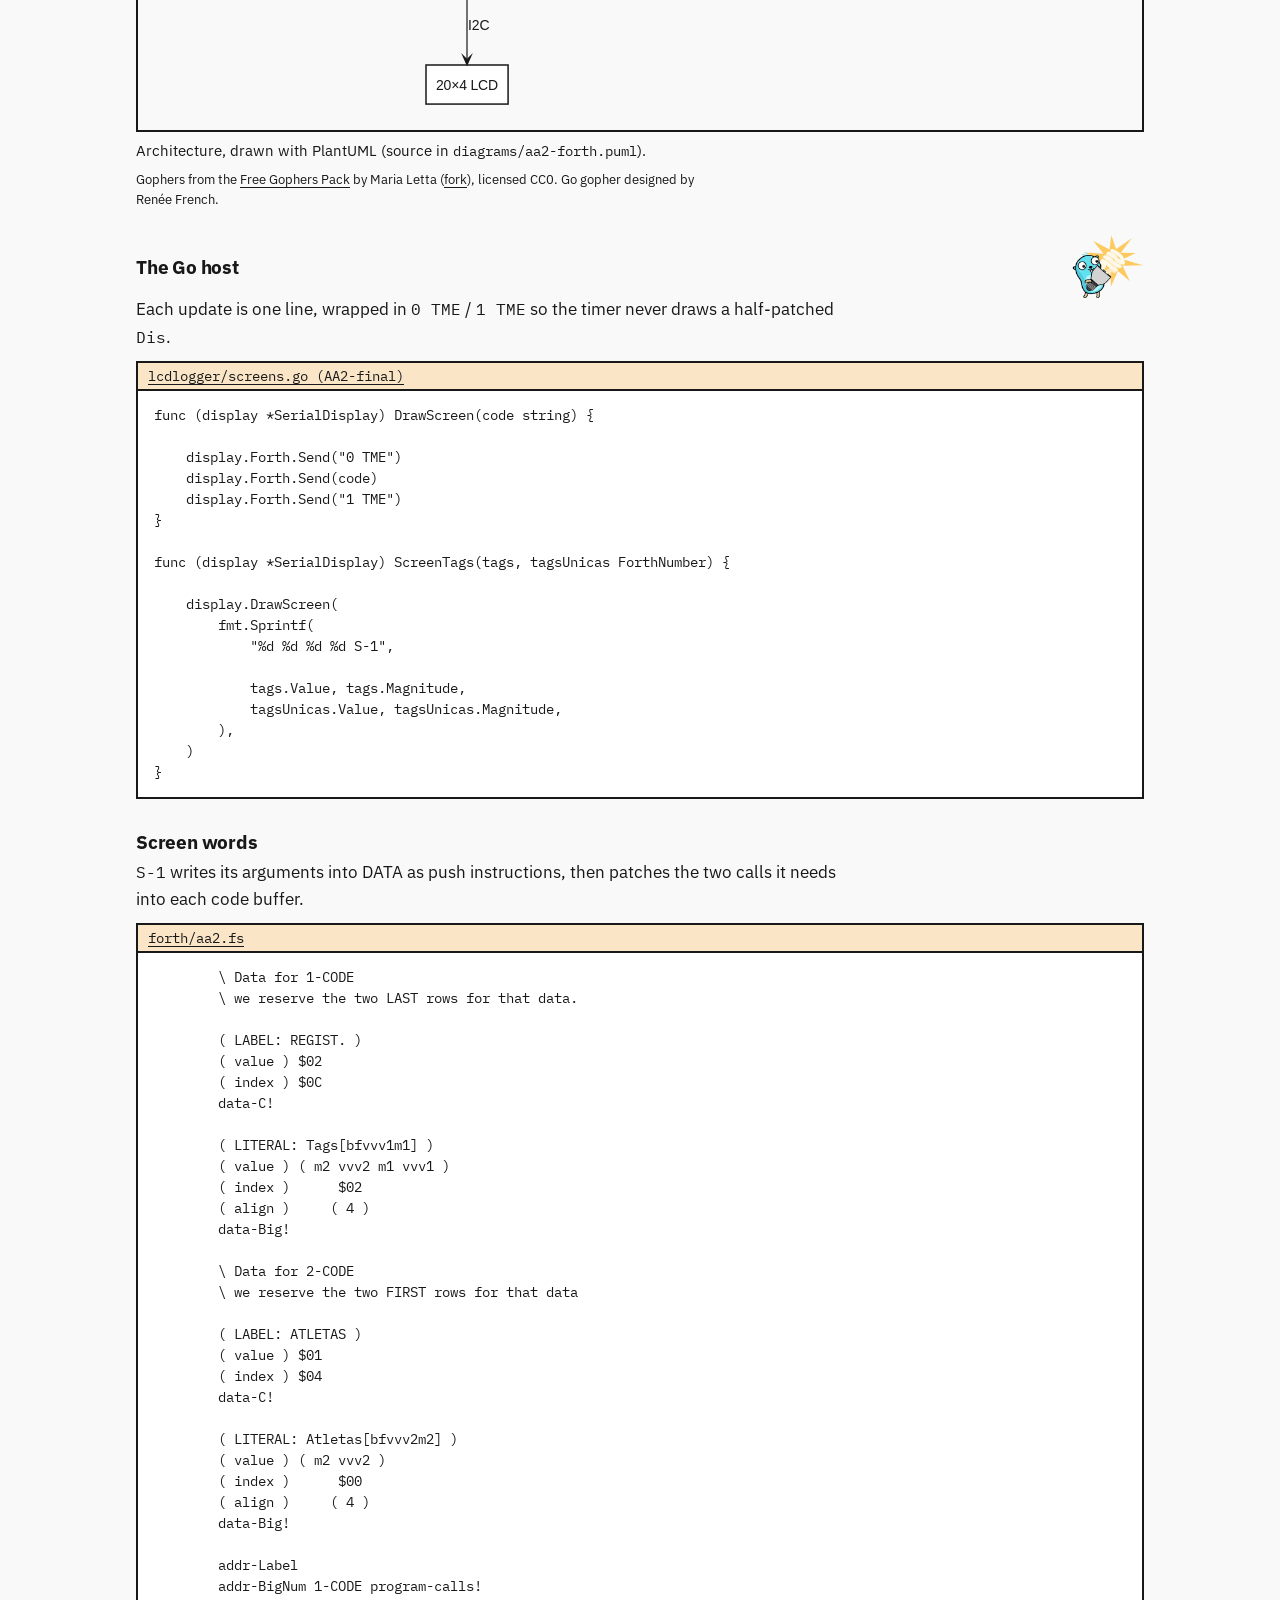
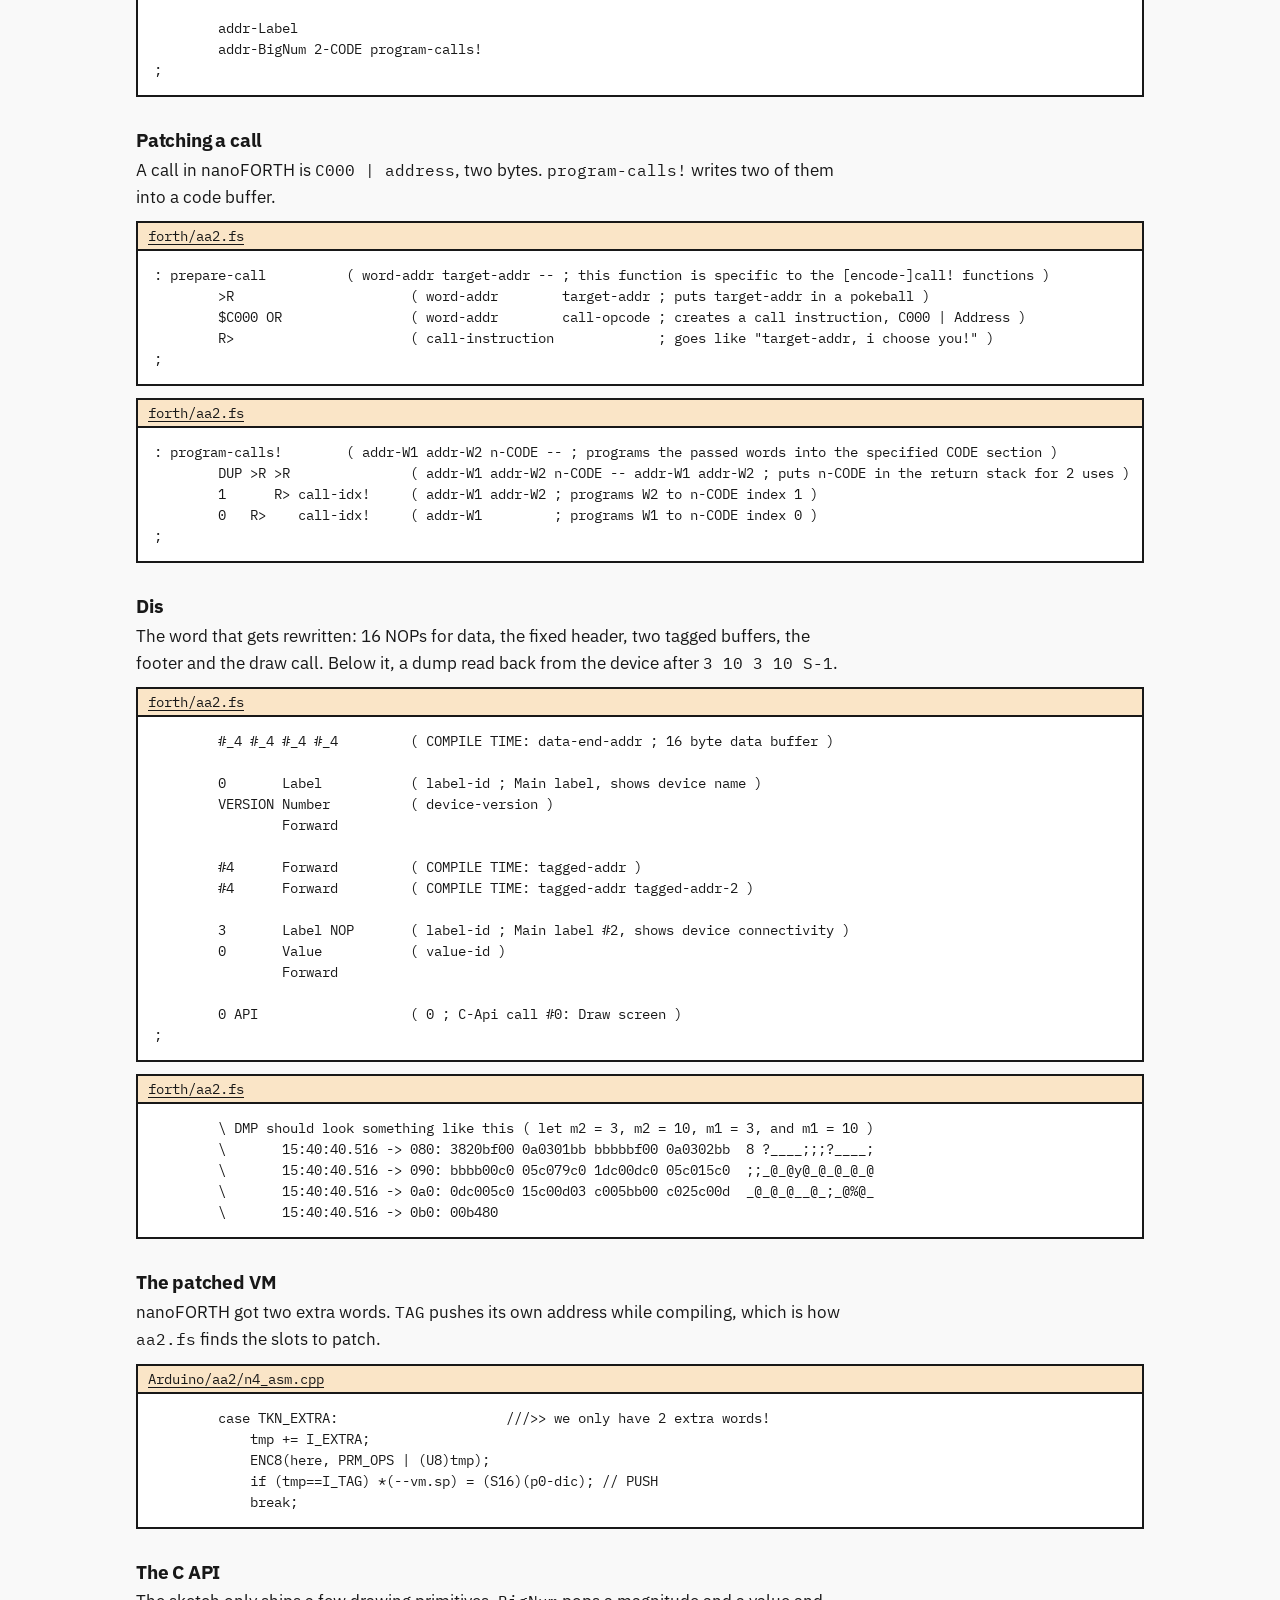
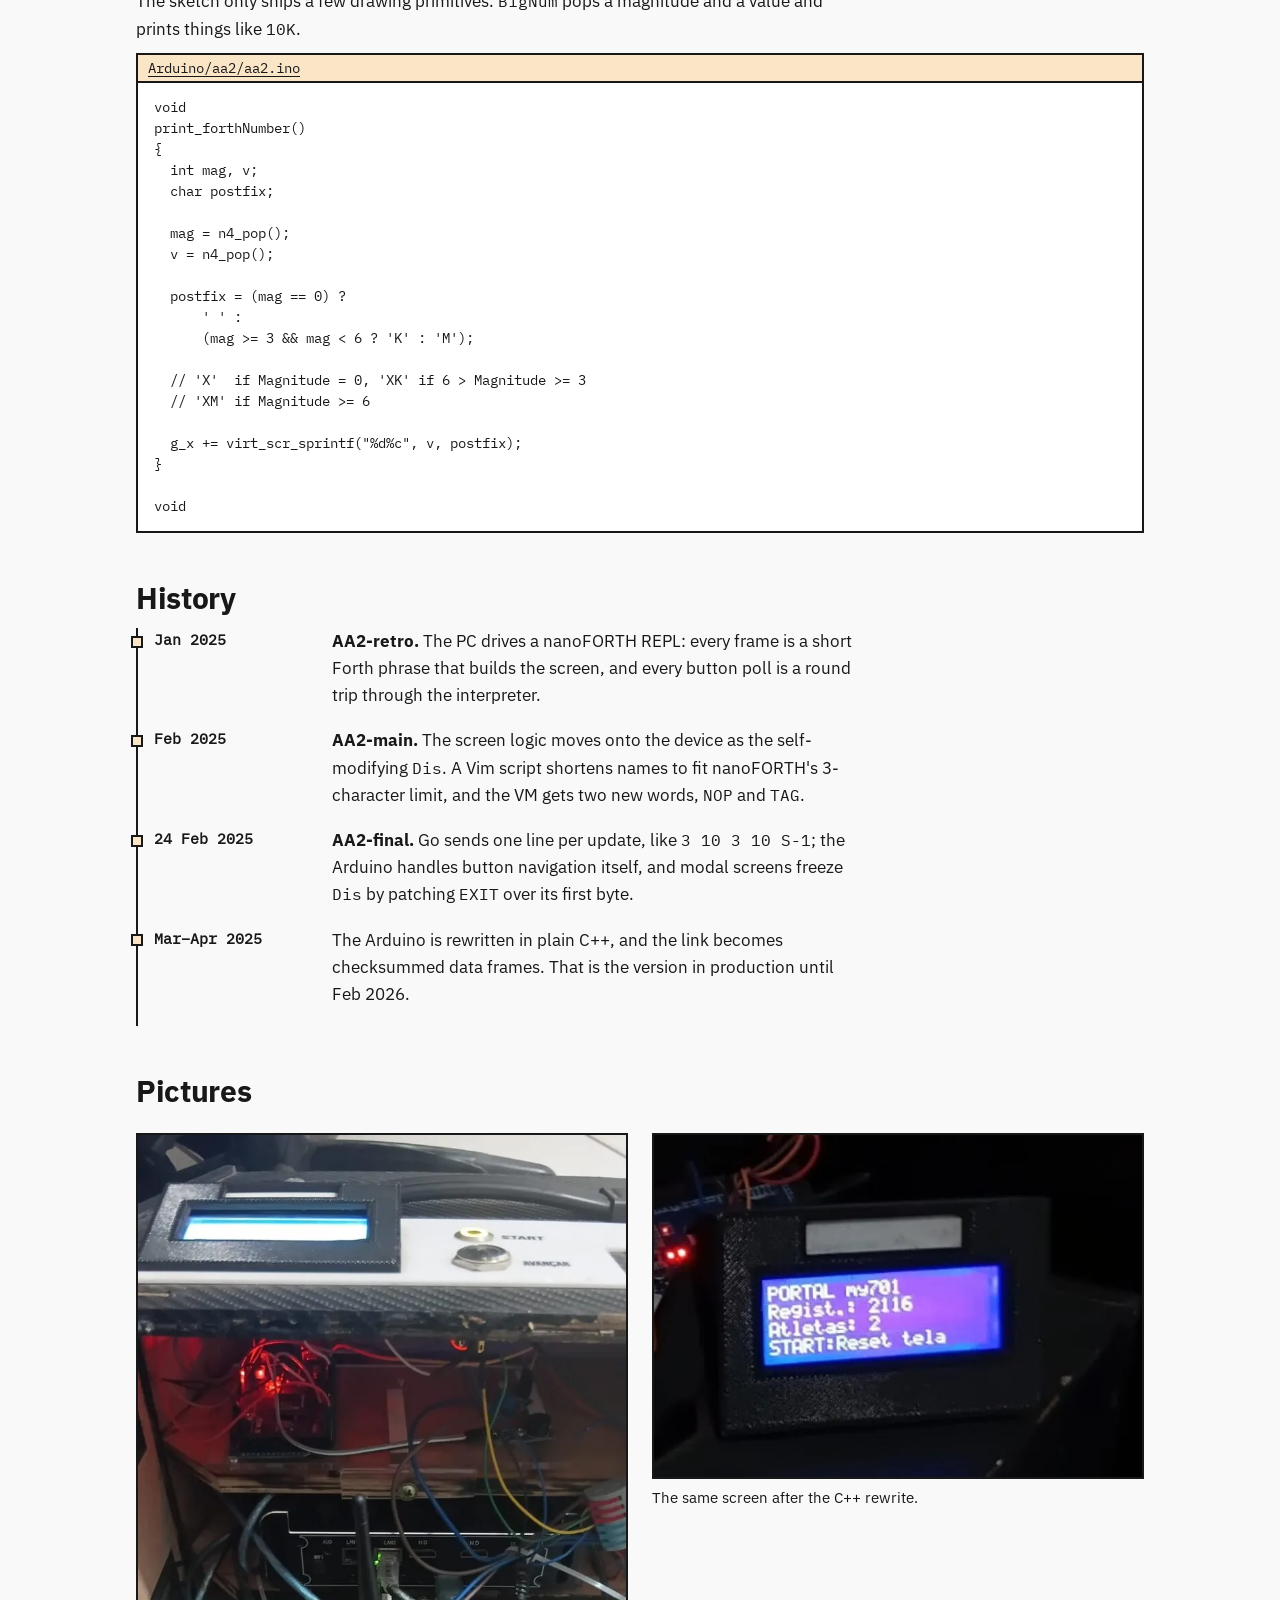
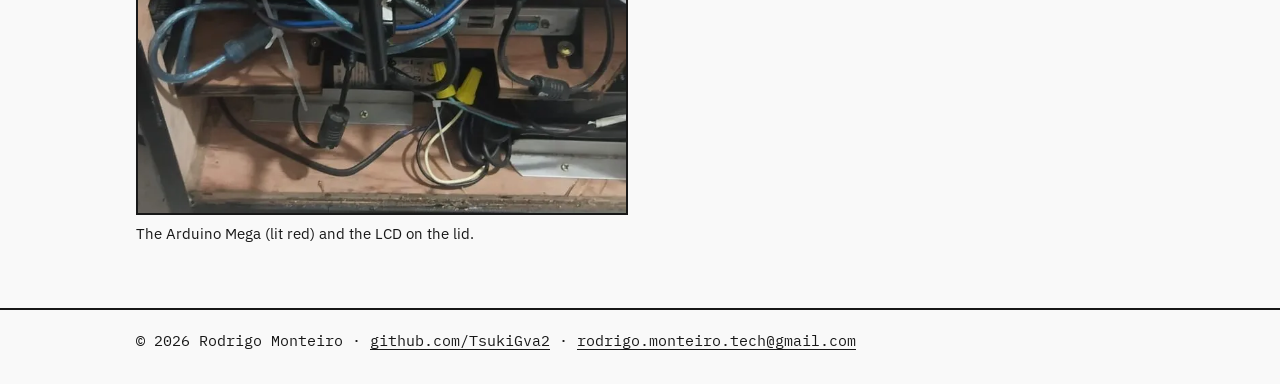
<file: site/projects/aa2-forth.html>
<!doctype html>
<html lang="en">
<head>
<meta charset="utf-8">
<meta name="viewport" content="width=device-width, initial-scale=1">
<title>The Forth screen · Rodrigo Monteiro</title>
<meta name="description" content="For a few months in 2025 the portal&#x27;s 20×4 LCD ran Forth on the Arduino. In its second version, one word redrew the screen and the other words rewrote its bytes.">
<link rel="icon" href="data:,">
<link rel="stylesheet" href="../assets/style.css">
</head>
<body>
<a class="skip" href="#main">Skip to content</a>
<div class="band-dark">
<header class="site-header">
  <div class="wrap">
    <a class="brand" href="../index.html">give me your data!</a>
    <nav aria-label="Main"><ul class="nav"><li><a href="../index.html"><svg viewBox="0 0 8 8" aria-hidden="true"><path d="M3 0h2v1h1v1h1v1h1v1H0V3h1V2h1V1h1zM1 5h6v3H5V6H3v2H1z"/></svg>Home</a></li><li><a href="../index.html#projects" aria-current="page"><svg viewBox="0 0 8 8" aria-hidden="true"><path d="M0 1h3v1h5v6H0z"/></svg>Projects</a></li><li><a href="../cv.html"><svg viewBox="0 0 8 8" aria-hidden="true"><path d="M1 0h4v2h2v6H1z"/></svg>CV</a></li><li><a href="../about.html"><svg viewBox="0 0 8 8" aria-hidden="true"><path d="M3 0h2v3H3zM1 4h6v4H1z"/></svg>About</a></li></ul></nav>
    <a class="btn" href="../assets/cv.pdf" download>Download CV (PDF)</a>
  </div>
</header>
<section class="wrap proj-head" aria-labelledby="t"><p class="label"><a href="../index.html#projects">Projects</a></p><h1 id="t">The Forth screen</h1><p class="intro">For a few months in 2025 the portal's 20×4 LCD ran Forth on the Arduino. In its second version, one word redrew the screen and the other words rewrote its bytes.</p></section></div>
<main id="main" class="wrap page">
<dl class="facts"><div><dt>Role</dt><dd>Author</dd></div><div><dt>When</dt><dd>Jan–Feb 2025; replaced by C++ in Mar–Apr 2025</dd></div><div><dt>Stack</dt><dd>nanoFORTH (patched VM), Arduino C++, Go</dd></div><div><dt>Links</dt><dd><a href="https://github.com/TsukiGva2/MonoTempo#archives">MonoTempo archives</a> · <a href="https://github.com/MyTempoESP/AA2">AA2 repository</a> · <a href="https://github.com/chochain/nanoFORTH">nanoFORTH</a></dd></div></dl>
<section aria-labelledby="what-it-is"><h2 id="what-it-is">What it is</h2>
<p>The Arduino ran <a href="https://github.com/chochain/nanoFORTH">nanoFORTH</a> (© 2021 chochain, MIT) and the PC talked to it over serial. In the second version, <code>Dis</code> is compiled with holes in it: 16 bytes of <code>NOP</code> for data and two code buffers of call slots. A timer runs <code>Dis</code> over and over. The screen words <code>S-1</code> … <code>S-7</code> never draw anything; they patch <code>Dis</code>.</p><ul class="decisions"><li><strong>Data is stored as code.</strong> nanoFORTH has no data segment inside a word, so values are written as instructions that push them: <code>BF</code> (LIT) and a 16-bit value, plus a magnitude byte for counts like 10K.</li><li><strong>Calls are patched in.</strong> <code>program-calls!</code> writes <code>C000 | address</code> into the slots, pointing at the drawing word each screen needs.</li><li><strong>The fixed parts stay fixed.</strong> The device name, the connectivity footer and the final draw are compiled once and never touched.</li></ul>
</section>
<section aria-labelledby="code-overview"><h2 id="code-overview">Code overview</h2>
<p>The PC sends one Forth phrase per update; everything else happens inside the Arduino's 1 KB dictionary. The Forth snippets are from AA2-main; the Go side is from AA2-final, the first version that called the screen words directly.</p><figure class="diagram"><div class="diagram-scroll"><img src="../assets/diagrams/aa2-forth.svg" loading="lazy" alt="Architecture of the Forth screen: Go on the PC sends Forth phrases over serial to the nanoFORTH VM on the Arduino; screen words patch the Dis word, a timer runs Dis, and Dis calls the C API that writes to the LCD."></div><figcaption>Architecture, drawn with PlantUML (source in <code>diagrams/aa2-forth.puml</code>).</figcaption></figure><p class="gopher-credit">Gophers from the <a href="https://github.com/MariaLetta/free-gophers-pack">Free Gophers Pack</a> by Maria Letta (<a href="https://github.com/TsukiGva2/free-gophers-pack">fork</a>), licensed CC0. Go gopher designed by Renée French.</p><div class="part"><h3>The Go host<img class="gopher" src="../assets/img/gophers/gopher-54.webp" width="72" height="72" alt="" aria-hidden="true" loading="lazy"></h3><p>Each update is one line, wrapped in <code>0 TME</code> / <code>1 TME</code> so the timer never draws a half-patched <code>Dis</code>.</p><figure class="code"><figcaption><a href="https://github.com/MyTempoESP/AA2/blob/fuck/lcdlogger/screens.go#L23-L40">lcdlogger/screens.go (AA2-final)</a></figcaption><pre><code>func (display *SerialDisplay) DrawScreen(code string) {

	display.Forth.Send(&quot;0 TME&quot;)
	display.Forth.Send(code)
	display.Forth.Send(&quot;1 TME&quot;)
}

func (display *SerialDisplay) ScreenTags(tags, tagsUnicas ForthNumber) {

	display.DrawScreen(
		fmt.Sprintf(
			&quot;%d %d %d %d S-1&quot;,

			tags.Value, tags.Magnitude,
			tagsUnicas.Value, tagsUnicas.Magnitude,
		),
	)
}</code></pre></figure></div><div class="part"><h3>Screen words</h3><p><code>S-1</code> writes its arguments into DATA as push instructions, then patches the two calls it needs into each code buffer.</p><figure class="code tab8"><figcaption><a href="https://github.com/TsukiGva2/MonoTempo/blob/main/archives/AA2-main/forth/aa2.fs#L306-L339">forth/aa2.fs</a></figcaption><pre><code>	\ Data for 1-CODE
	\ we reserve the two LAST rows for that data.

	( LABEL: REGIST. )
	( value ) $02
	( index ) $0C
	data-C!

	( LITERAL: Tags[bfvvv1m1] )
	( value ) ( m2 vvv2 m1 vvv1 )
	( index )      $02
	( align )     ( 4 )
	data-Big!

	\ Data for 2-CODE
	\ we reserve the two FIRST rows for that data

	( LABEL: ATLETAS )
	( value ) $01
	( index ) $04
	data-C!

	( LITERAL: Atletas[bfvvv2m2] )
	( value ) ( m2 vvv2 )
	( index )      $00
	( align )     ( 4 )
	data-Big!

	addr-Label
	addr-BigNum 1-CODE program-calls!

	addr-Label
	addr-BigNum 2-CODE program-calls!
;</code></pre></figure></div><div class="part"><h3>Patching a call</h3><p>A call in nanoFORTH is <code>C000 | address</code>, two bytes. <code>program-calls!</code> writes two of them into a code buffer.</p><figure class="code tab8"><figcaption><a href="https://github.com/TsukiGva2/MonoTempo/blob/main/archives/AA2-main/forth/aa2.fs#L178-L182">forth/aa2.fs</a></figcaption><pre><code>: prepare-call		( word-addr target-addr -- ; this function is specific to the [encode-]call! functions )
	&gt;R			( word-addr        target-addr ; puts target-addr in a pokeball )
	$C000 OR		( word-addr        call-opcode ; creates a call instruction, C000 | Address )
	R&gt;			( call-instruction             ; goes like &quot;target-addr, i choose you!&quot; )
;</code></pre></figure><figure class="code tab8"><figcaption><a href="https://github.com/TsukiGva2/MonoTempo/blob/main/archives/AA2-main/forth/aa2.fs#L217-L221">forth/aa2.fs</a></figcaption><pre><code>: program-calls!	( addr-W1 addr-W2 n-CODE -- ; programs the passed words into the specified CODE section )
	DUP &gt;R &gt;R		( addr-W1 addr-W2 n-CODE -- addr-W1 addr-W2 ; puts n-CODE in the return stack for 2 uses )
	1      R&gt; call-idx!	( addr-W1 addr-W2 ; programs W2 to n-CODE index 1 )
	0   R&gt;    call-idx!	( addr-W1         ; programs W1 to n-CODE index 0 )
;</code></pre></figure></div><div class="part"><h3>Dis</h3><p>The word that gets rewritten: 16 NOPs for data, the fixed header, two tagged buffers, the footer and the draw call. Below it, a dump read back from the device after <code>3 10 3 10 S-1</code>.</p><figure class="code tab8"><figcaption><a href="https://github.com/TsukiGva2/MonoTempo/blob/main/archives/AA2-main/forth/aa2.fs#L110-L124">forth/aa2.fs</a></figcaption><pre><code>	#_4 #_4 #_4 #_4		( COMPILE TIME: data-end-addr ; 16 byte data buffer ) 

	0       Label		( label-id ; Main label, shows device name )
	VERSION Number		( device-version )
	        Forward

	#4      Forward		( COMPILE TIME: tagged-addr )
	#4      Forward		( COMPILE TIME: tagged-addr tagged-addr-2 )

	3       Label NOP	( label-id ; Main label #2, shows device connectivity )
	0       Value		( value-id )
	        Forward

	0 API			( 0 ; C-Api call #0: Draw screen )
;</code></pre></figure><figure class="code tab8"><figcaption><a href="https://github.com/TsukiGva2/MonoTempo/blob/main/archives/AA2-main/forth/aa2.fs#L300-L304">forth/aa2.fs</a></figcaption><pre><code>	\ DMP should look something like this ( let m2 = 3, m2 = 10, m1 = 3, and m1 = 10 )
	\	15:40:40.516 -&gt; 080: 3820bf00 0a0301bb bbbbbf00 0a0302bb  8 ?____;;;?____;
	\ 	15:40:40.516 -&gt; 090: bbbb00c0 05c079c0 1dc00dc0 05c015c0  ;;_@_@y@_@_@_@_@
	\ 	15:40:40.516 -&gt; 0a0: 0dc005c0 15c00d03 c005bb00 c025c00d  _@_@_@__@_;_@%@_
	\	15:40:40.516 -&gt; 0b0: 00b480</code></pre></figure></div><div class="part"><h3>The patched VM</h3><p>nanoFORTH got two extra words. <code>TAG</code> pushes its own address while compiling, which is how <code>aa2.fs</code> finds the slots to patch.</p><figure class="code"><figcaption><a href="https://github.com/TsukiGva2/MonoTempo/blob/main/archives/AA2-main/Arduino/aa2/n4_asm.cpp#L368-L372">Arduino/aa2/n4_asm.cpp</a></figcaption><pre><code>        case TKN_EXTRA:                     ///&gt;&gt; we only have 2 extra words!
            tmp += I_EXTRA;
            ENC8(here, PRM_OPS | (U8)tmp);
            if (tmp==I_TAG) *(--vm.sp) = (S16)(p0-dic); // PUSH
            break;</code></pre></figure></div><div class="part"><h3>The C API</h3><p>The sketch only ships a few drawing primitives. <code>BigNum</code> pops a magnitude and a value and prints things like <code>10K</code>.</p><figure class="code"><figcaption><a href="https://github.com/TsukiGva2/MonoTempo/blob/main/archives/AA2-main/Arduino/aa2/aa2.ino#L117-L136">Arduino/aa2/aa2.ino</a></figcaption><pre><code>void
print_forthNumber()
{
  int mag, v;
  char postfix;

  mag = n4_pop();
  v = n4_pop();

  postfix = (mag == 0) ?
      &#x27; &#x27; :
      (mag &gt;= 3 &amp;&amp; mag &lt; 6 ? &#x27;K&#x27; : &#x27;M&#x27;);

  // &#x27;X&#x27;  if Magnitude = 0, &#x27;XK&#x27; if 6 &gt; Magnitude &gt;= 3
  // &#x27;XM&#x27; if Magnitude &gt;= 6

  g_x += virt_scr_sprintf(&quot;%d%c&quot;, v, postfix);
}

void</code></pre></figure></div>
</section>
<section aria-labelledby="history"><h2 id="history">History</h2>
<ol class="timeline"><li><span class="when">Jan 2025</span><span><strong>AA2-retro.</strong> The PC drives a nanoFORTH REPL: every frame is a short Forth phrase that builds the screen, and every button poll is a round trip through the interpreter.</span></li><li><span class="when">Feb 2025</span><span><strong>AA2-main.</strong> The screen logic moves onto the device as the self-modifying <code>Dis</code>. A Vim script shortens names to fit nanoFORTH's 3-character limit, and the VM gets two new words, <code>NOP</code> and <code>TAG</code>.</span></li><li><span class="when">24 Feb 2025</span><span><strong>AA2-final.</strong> Go sends one line per update, like <code>3 10 3 10 S-1</code>; the Arduino handles button navigation itself, and modal screens freeze <code>Dis</code> by patching <code>EXIT</code> over its first byte.</span></li><li><span class="when">Mar–Apr 2025</span><span>The Arduino is rewritten in plain C++, and the link becomes checksummed data frames. That is the version in production until Feb 2026.</span></li></ol>
</section>
<section aria-labelledby="pictures"><h2 id="pictures">Pictures</h2>
<div class="figs"><figure><img src="../assets/img/projects/monotempo-inside.webp" width="720" height="1000" loading="lazy" alt="Inside a 50x unit: LCD and buttons on the lid, Arduino Mega, mini PC, RFID reader and power supply on wooden shelves."><figcaption>The Arduino Mega (lit red) and the LCD on the lid.</figcaption></figure><figure><img src="../assets/img/projects/monotempo-lcd.webp" width="700" height="491" loading="lazy" alt="LCD showing PORTAL my701, Regist.: 2116, Atletas: 2, START: Reset tela."><figcaption>The same screen after the C++ rewrite.</figcaption></figure></div>
</section>
</main>
<footer class="site-footer">
  <div class="wrap">© 2026 Rodrigo Monteiro · <a href="https://github.com/TsukiGva2">github.com/TsukiGva2</a> · <a href="mailto:rodrigo.monteiro.tech@gmail.com">rodrigo.monteiro.tech@gmail.com</a></div>
</footer>
</body>
</html>
</file>
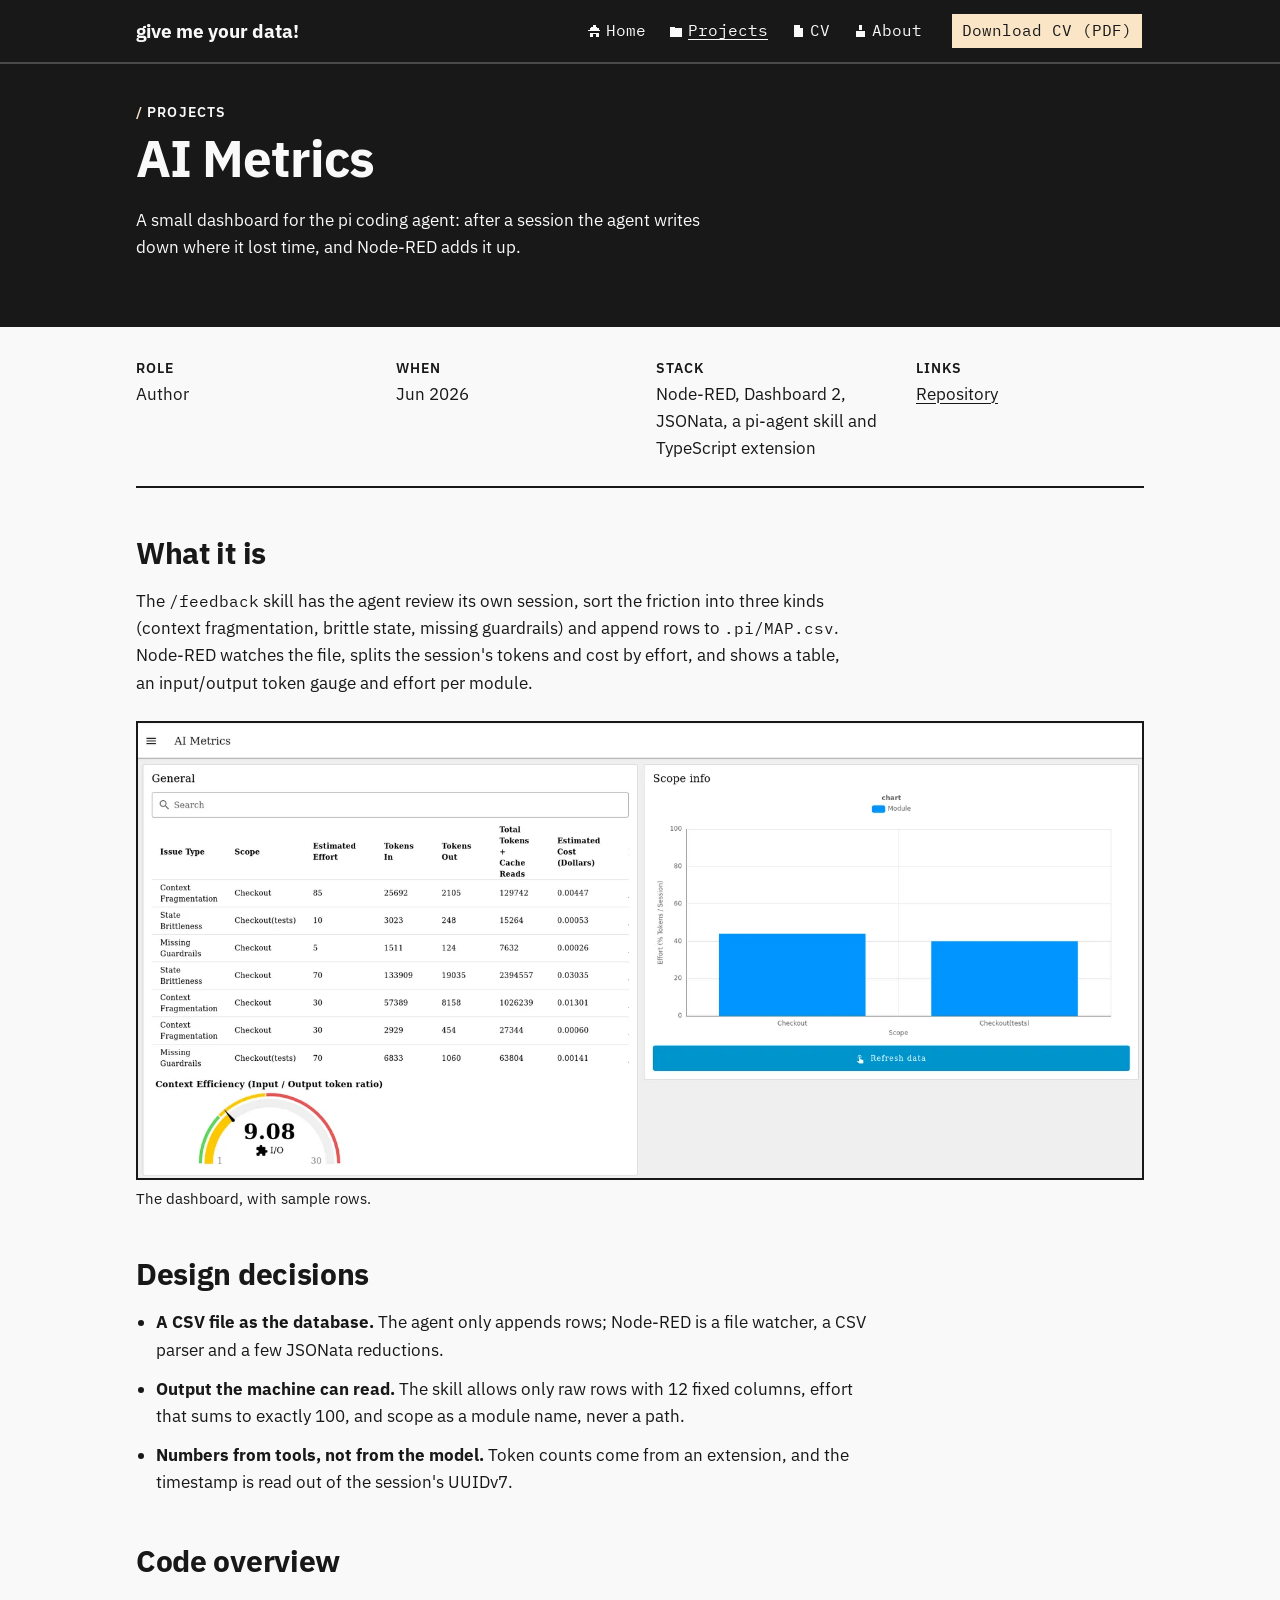
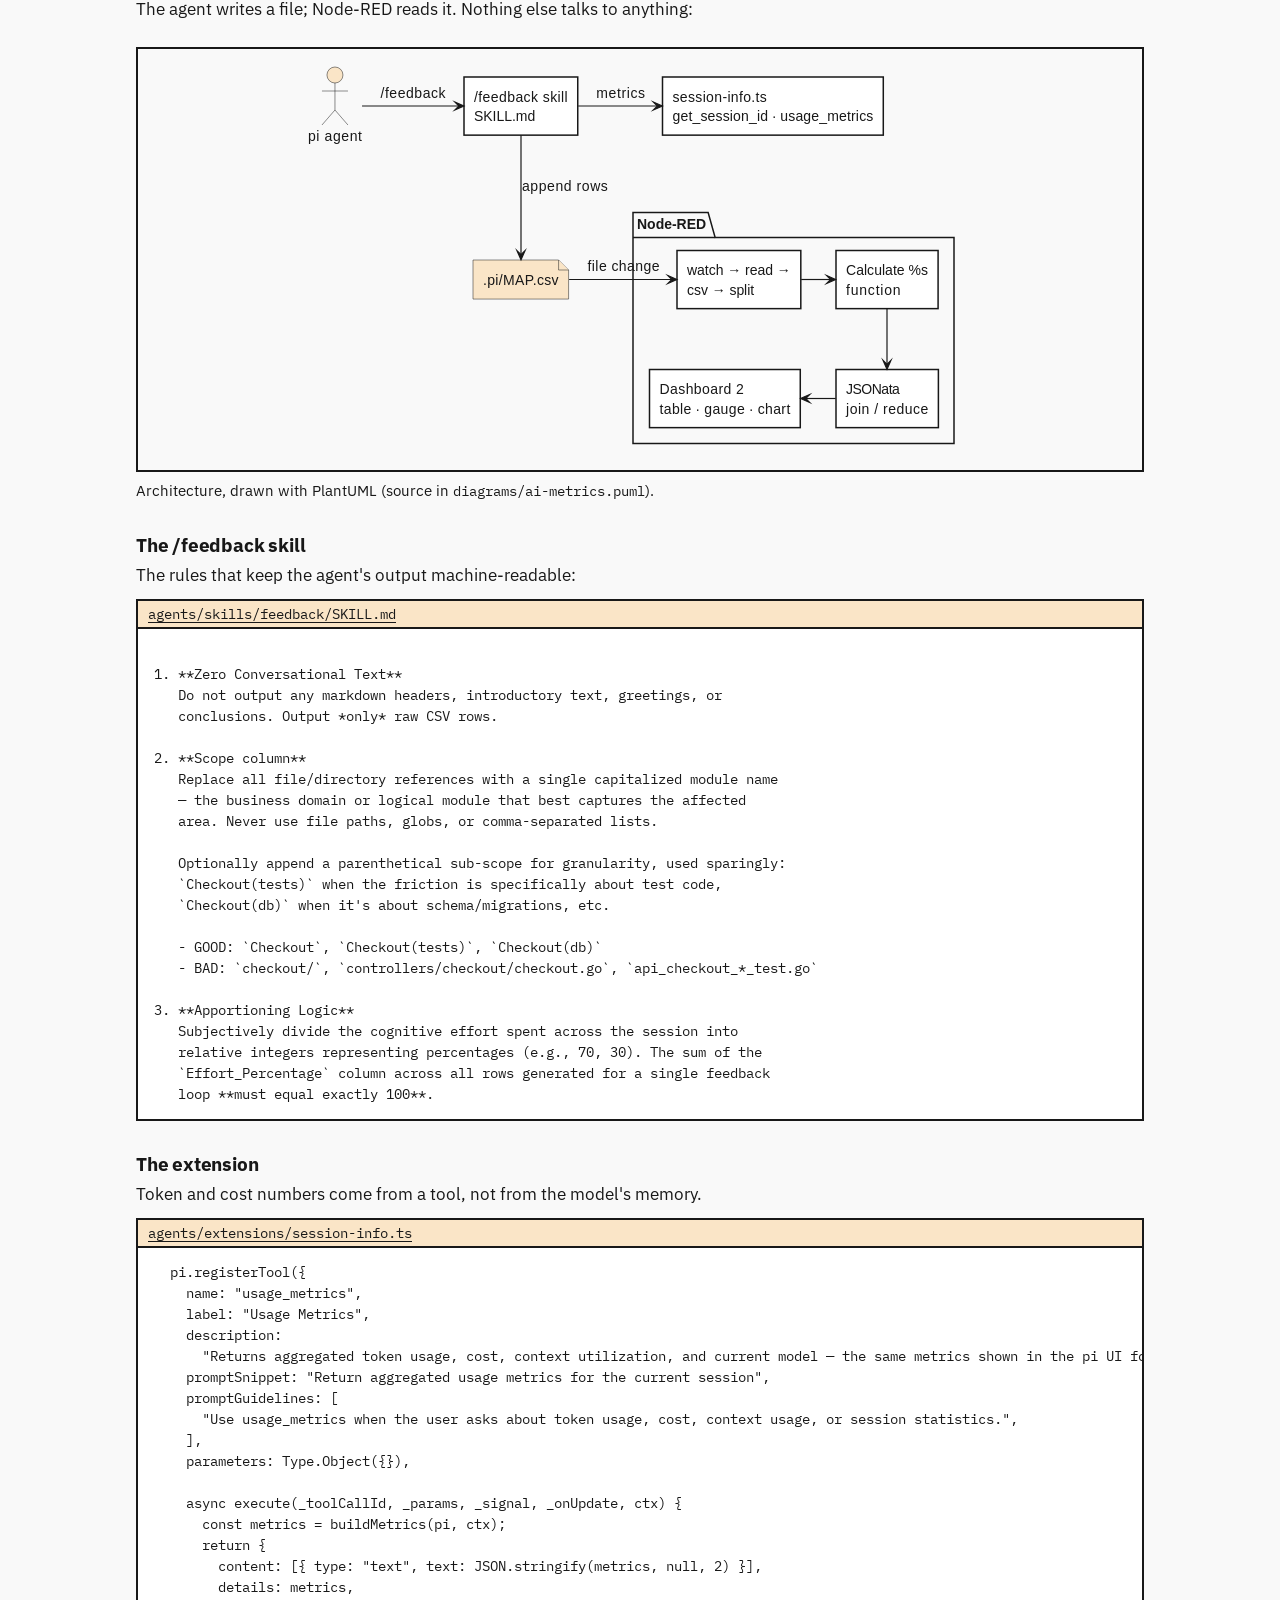
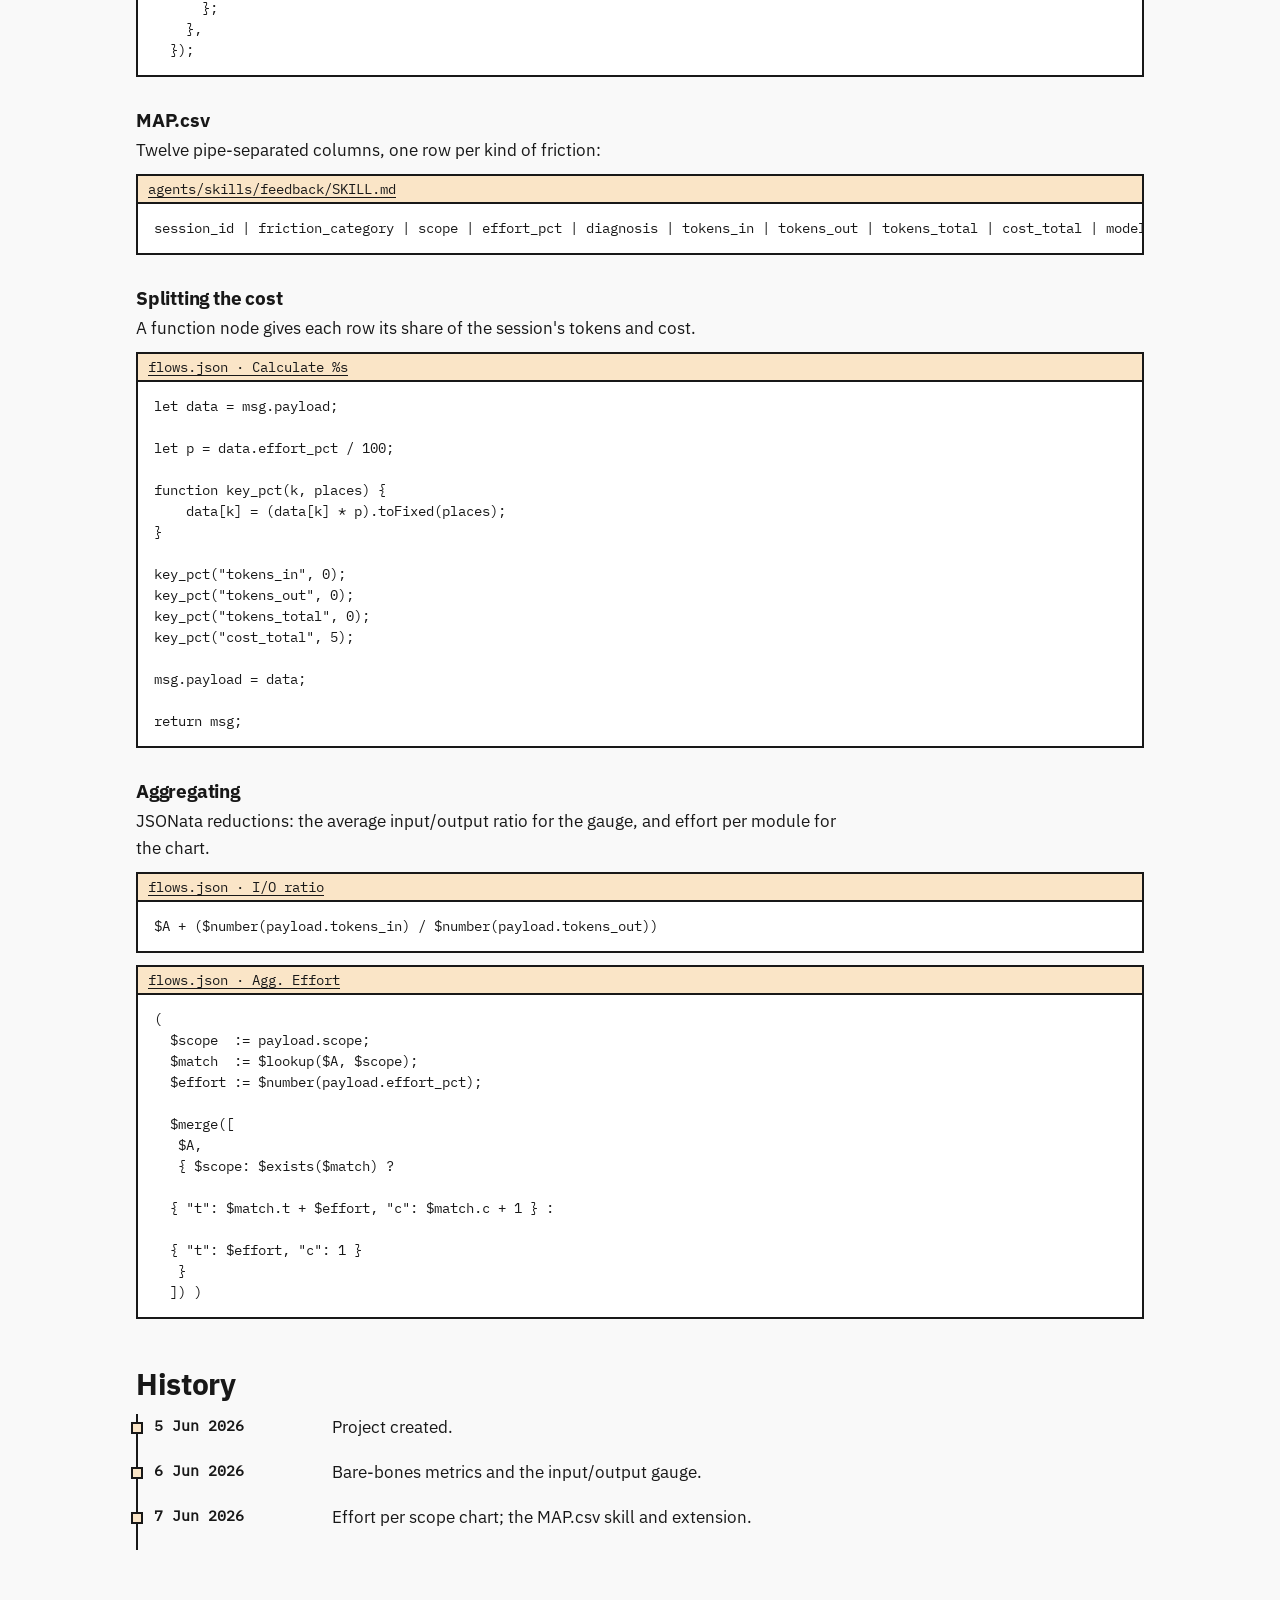
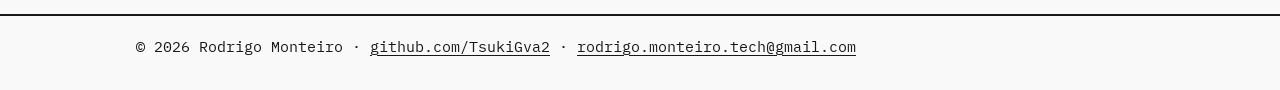
<file: site/projects/ai-metrics.html>
<!doctype html>
<html lang="en">
<head>
<meta charset="utf-8">
<meta name="viewport" content="width=device-width, initial-scale=1">
<title>AI Metrics · Rodrigo Monteiro</title>
<meta name="description" content="A small dashboard for the pi coding agent: after a session the agent writes down where it lost time, and Node-RED adds it up.">
<link rel="icon" href="data:,">
<link rel="stylesheet" href="../assets/style.css">
</head>
<body>
<a class="skip" href="#main">Skip to content</a>
<div class="band-dark">
<header class="site-header">
  <div class="wrap">
    <a class="brand" href="../index.html">give me your data!</a>
    <nav aria-label="Main"><ul class="nav"><li><a href="../index.html"><svg viewBox="0 0 8 8" aria-hidden="true"><path d="M3 0h2v1h1v1h1v1h1v1H0V3h1V2h1V1h1zM1 5h6v3H5V6H3v2H1z"/></svg>Home</a></li><li><a href="../index.html#projects" aria-current="page"><svg viewBox="0 0 8 8" aria-hidden="true"><path d="M0 1h3v1h5v6H0z"/></svg>Projects</a></li><li><a href="../cv.html"><svg viewBox="0 0 8 8" aria-hidden="true"><path d="M1 0h4v2h2v6H1z"/></svg>CV</a></li><li><a href="../about.html"><svg viewBox="0 0 8 8" aria-hidden="true"><path d="M3 0h2v3H3zM1 4h6v4H1z"/></svg>About</a></li></ul></nav>
    <a class="btn" href="../assets/cv.pdf" download>Download CV (PDF)</a>
  </div>
</header>
<section class="wrap proj-head" aria-labelledby="t"><p class="label"><a href="../index.html#projects">Projects</a></p><h1 id="t">AI Metrics</h1><p class="intro">A small dashboard for the pi coding agent: after a session the agent writes down where it lost time, and Node-RED adds it up.</p></section></div>
<main id="main" class="wrap page">
<dl class="facts"><div><dt>Role</dt><dd>Author</dd></div><div><dt>When</dt><dd>Jun 2026</dd></div><div><dt>Stack</dt><dd>Node-RED, Dashboard 2, JSONata, a pi-agent skill and TypeScript extension</dd></div><div><dt>Links</dt><dd><a href="https://github.com/TsukiGva2/AI-Metrics">Repository</a></dd></div></dl>
<section aria-labelledby="what-it-is"><h2 id="what-it-is">What it is</h2>
<p>The <code>/feedback</code> skill has the agent review its own session, sort the friction into three kinds (context fragmentation, brittle state, missing guardrails) and append rows to <code>.pi/MAP.csv</code>. Node-RED watches the file, splits the session's tokens and cost by effort, and shows a table, an input/output token gauge and effort per module.</p><div class="figs"><figure><img src="../assets/img/projects/ai-metrics-dashboard.webp" width="1600" height="726" alt="Node-RED dashboard with a table of friction rows, a gauge reading 9.08 input/output ratio, and a bar chart of effort per scope."><figcaption>The dashboard, with sample rows.</figcaption></figure></div>
</section>
<section aria-labelledby="design-decisions"><h2 id="design-decisions">Design decisions</h2>
<ul class="decisions"><li><strong>A CSV file as the database.</strong> The agent only appends rows; Node-RED is a file watcher, a CSV parser and a few JSONata reductions.</li><li><strong>Output the machine can read.</strong> The skill allows only raw rows with 12 fixed columns, effort that sums to exactly 100, and scope as a module name, never a path.</li><li><strong>Numbers from tools, not from the model.</strong> Token counts come from an extension, and the timestamp is read out of the session's UUIDv7.</li></ul>
</section>
<section aria-labelledby="code-overview"><h2 id="code-overview">Code overview</h2>
<p>The agent writes a file; Node-RED reads it. Nothing else talks to anything:</p><figure class="diagram"><div class="diagram-scroll"><img src="../assets/diagrams/ai-metrics.svg" loading="lazy" alt="Data flow: the pi agent runs the feedback skill, which reads metrics from an extension and appends rows to MAP.csv; Node-RED watches the file, parses it, splits tokens by effort, aggregates with JSONata and shows a dashboard."></div><figcaption>Architecture, drawn with PlantUML (source in <code>diagrams/ai-metrics.puml</code>).</figcaption></figure><div class="part"><h3>The /feedback skill</h3><p>The rules that keep the agent's output machine-readable:</p><figure class="code"><figcaption><a href="https://github.com/TsukiGva2/AI-Metrics/blob/main/agents/skills/feedback/SKILL.md#L42-L64">agents/skills/feedback/SKILL.md</a></figcaption><pre><code>
1. **Zero Conversational Text**
   Do not output any markdown headers, introductory text, greetings, or
   conclusions. Output *only* raw CSV rows.

2. **Scope column**
   Replace all file/directory references with a single capitalized module name
   — the business domain or logical module that best captures the affected
   area. Never use file paths, globs, or comma-separated lists.

   Optionally append a parenthetical sub-scope for granularity, used sparingly:
   `Checkout(tests)` when the friction is specifically about test code,
   `Checkout(db)` when it&#x27;s about schema/migrations, etc.

   - GOOD: `Checkout`, `Checkout(tests)`, `Checkout(db)`
   - BAD: `checkout/`, `controllers/checkout/checkout.go`, `api_checkout_*_test.go`

3. **Apportioning Logic**
   Subjectively divide the cognitive effort spent across the session into
   relative integers representing percentages (e.g., 70, 30). The sum of the
   `Effort_Percentage` column across all rows generated for a single feedback
   loop **must equal exactly 100**.</code></pre></figure></div><div class="part"><h3>The extension</h3><p>Token and cost numbers come from a tool, not from the model's memory.</p><figure class="code"><figcaption><a href="https://github.com/TsukiGva2/AI-Metrics/blob/main/agents/extensions/session-info.ts#L113-L131">agents/extensions/session-info.ts</a></figcaption><pre><code>  pi.registerTool({
    name: &quot;usage_metrics&quot;,
    label: &quot;Usage Metrics&quot;,
    description:
      &quot;Returns aggregated token usage, cost, context utilization, and current model — the same metrics shown in the pi UI footer.&quot;,
    promptSnippet: &quot;Return aggregated usage metrics for the current session&quot;,
    promptGuidelines: [
      &quot;Use usage_metrics when the user asks about token usage, cost, context usage, or session statistics.&quot;,
    ],
    parameters: Type.Object({}),

    async execute(_toolCallId, _params, _signal, _onUpdate, ctx) {
      const metrics = buildMetrics(pi, ctx);
      return {
        content: [{ type: &quot;text&quot;, text: JSON.stringify(metrics, null, 2) }],
        details: metrics,
      };
    },
  });</code></pre></figure></div><div class="part"><h3>MAP.csv</h3><p>Twelve pipe-separated columns, one row per kind of friction:</p><figure class="code"><figcaption><a href="https://github.com/TsukiGva2/AI-Metrics/blob/main/agents/skills/feedback/SKILL.md#L70">agents/skills/feedback/SKILL.md</a></figcaption><pre><code>session_id | friction_category | scope | effort_pct | diagnosis | tokens_in | tokens_out | tokens_total | cost_total | model_provider | model_id | timestamp</code></pre></figure></div><div class="part"><h3>Splitting the cost</h3><p>A function node gives each row its share of the session's tokens and cost.</p><figure class="code"><figcaption><a href="https://github.com/TsukiGva2/AI-Metrics/blob/main/flows.json#L303-L304">flows.json · Calculate %s</a></figcaption><pre><code>let data = msg.payload;

let p = data.effort_pct / 100;

function key_pct(k, places) {
    data[k] = (data[k] * p).toFixed(places);
}

key_pct(&quot;tokens_in&quot;, 0);
key_pct(&quot;tokens_out&quot;, 0);
key_pct(&quot;tokens_total&quot;, 0);
key_pct(&quot;cost_total&quot;, 5);

msg.payload = data;

return msg;</code></pre></figure></div><div class="part"><h3>Aggregating</h3><p>JSONata reductions: the average input/output ratio for the gauge, and effort per module for the chart.</p><figure class="code"><figcaption><a href="https://github.com/TsukiGva2/AI-Metrics/blob/main/flows.json#L392">flows.json · I/O ratio</a></figcaption><pre><code>$A + ($number(payload.tokens_in) / $number(payload.tokens_out))</code></pre></figure><figure class="code"><figcaption><a href="https://github.com/TsukiGva2/AI-Metrics/blob/main/flows.json#L421">flows.json · Agg. Effort</a></figcaption><pre><code>(
  $scope  := payload.scope;
  $match  := $lookup($A, $scope);
  $effort := $number(payload.effort_pct);
  
  $merge([
   $A,
   { $scope: $exists($match) ?
  
  { &quot;t&quot;: $match.t + $effort, &quot;c&quot;: $match.c + 1 } :
  
  { &quot;t&quot;: $effort, &quot;c&quot;: 1 }
   }
  ]) )</code></pre></figure></div>
</section>
<section aria-labelledby="history"><h2 id="history">History</h2>
<ol class="timeline"><li><span class="when">5 Jun 2026</span><span>Project created.</span></li><li><span class="when">6 Jun 2026</span><span>Bare-bones metrics and the input/output gauge.</span></li><li><span class="when">7 Jun 2026</span><span>Effort per scope chart; the MAP.csv skill and extension.</span></li></ol>
</section>
</main>
<footer class="site-footer">
  <div class="wrap">© 2026 Rodrigo Monteiro · <a href="https://github.com/TsukiGva2">github.com/TsukiGva2</a> · <a href="mailto:rodrigo.monteiro.tech@gmail.com">rodrigo.monteiro.tech@gmail.com</a></div>
</footer>
</body>
</html>
</file>
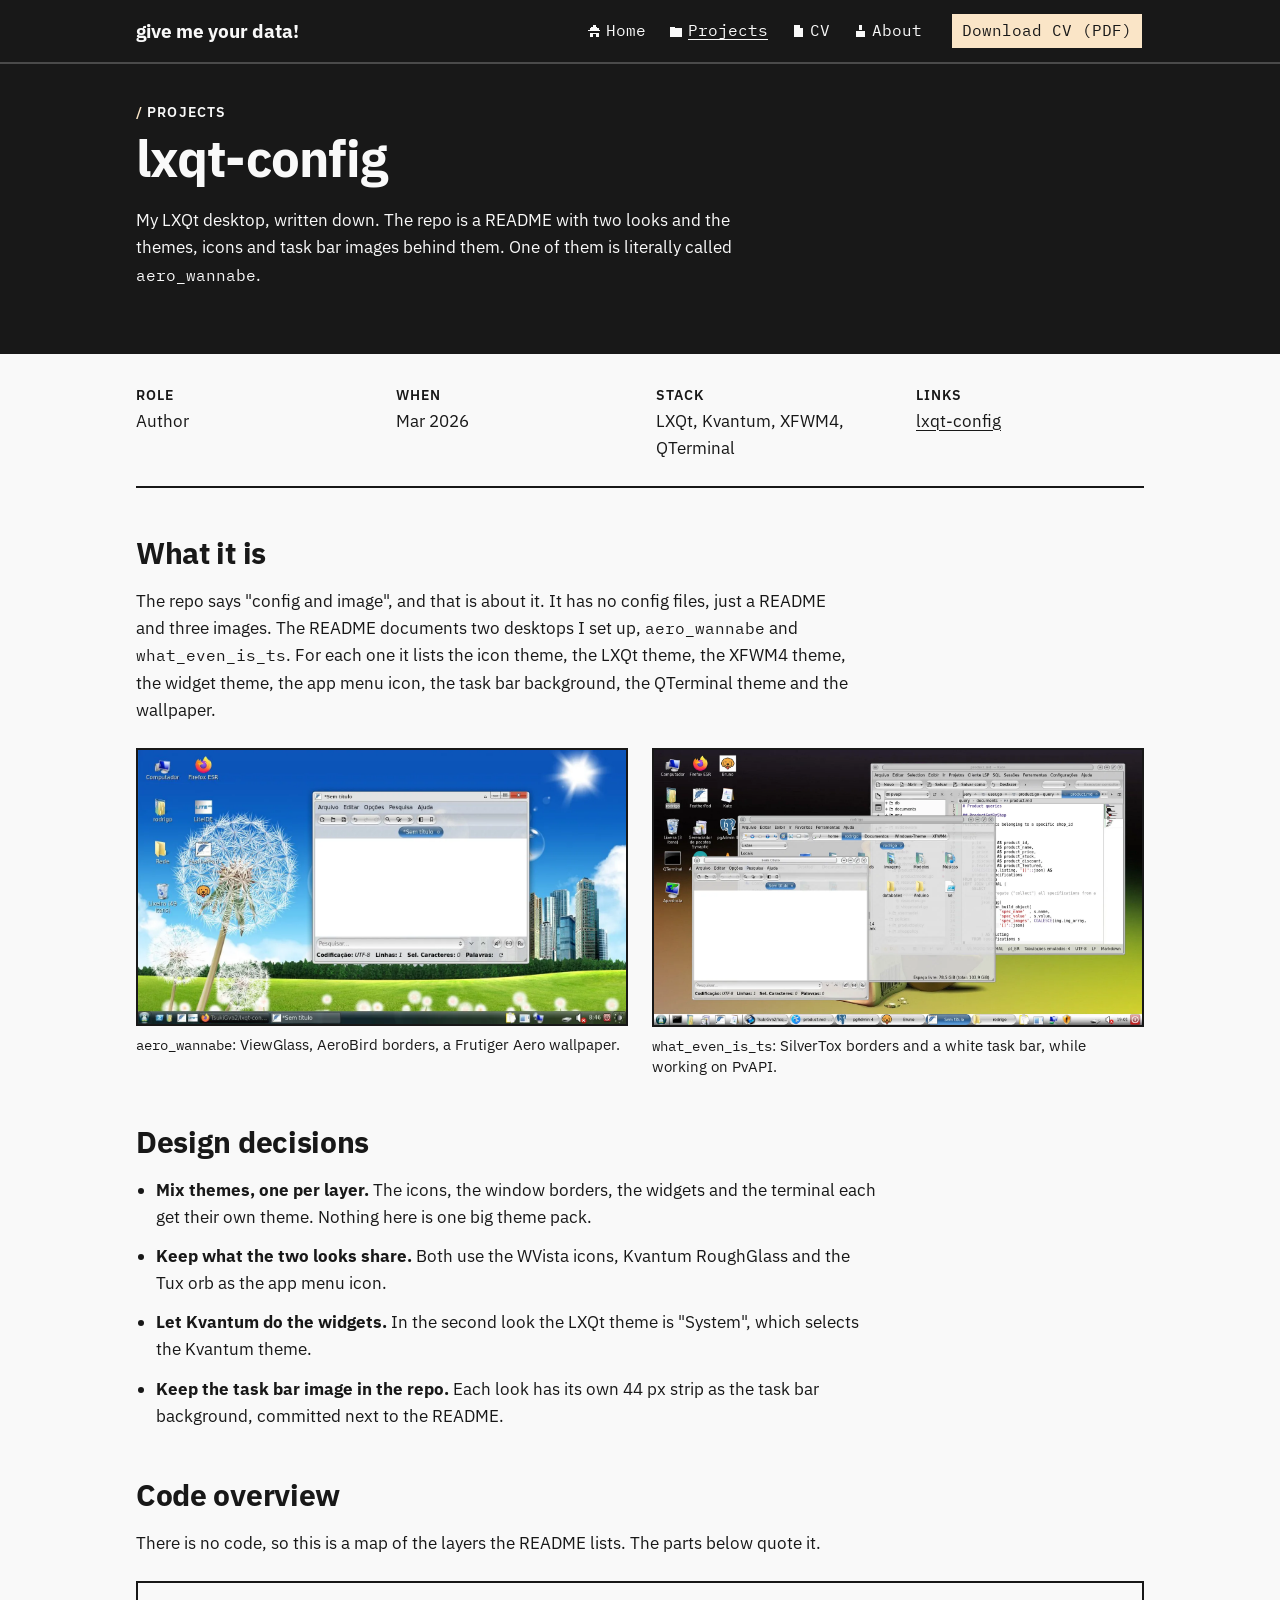
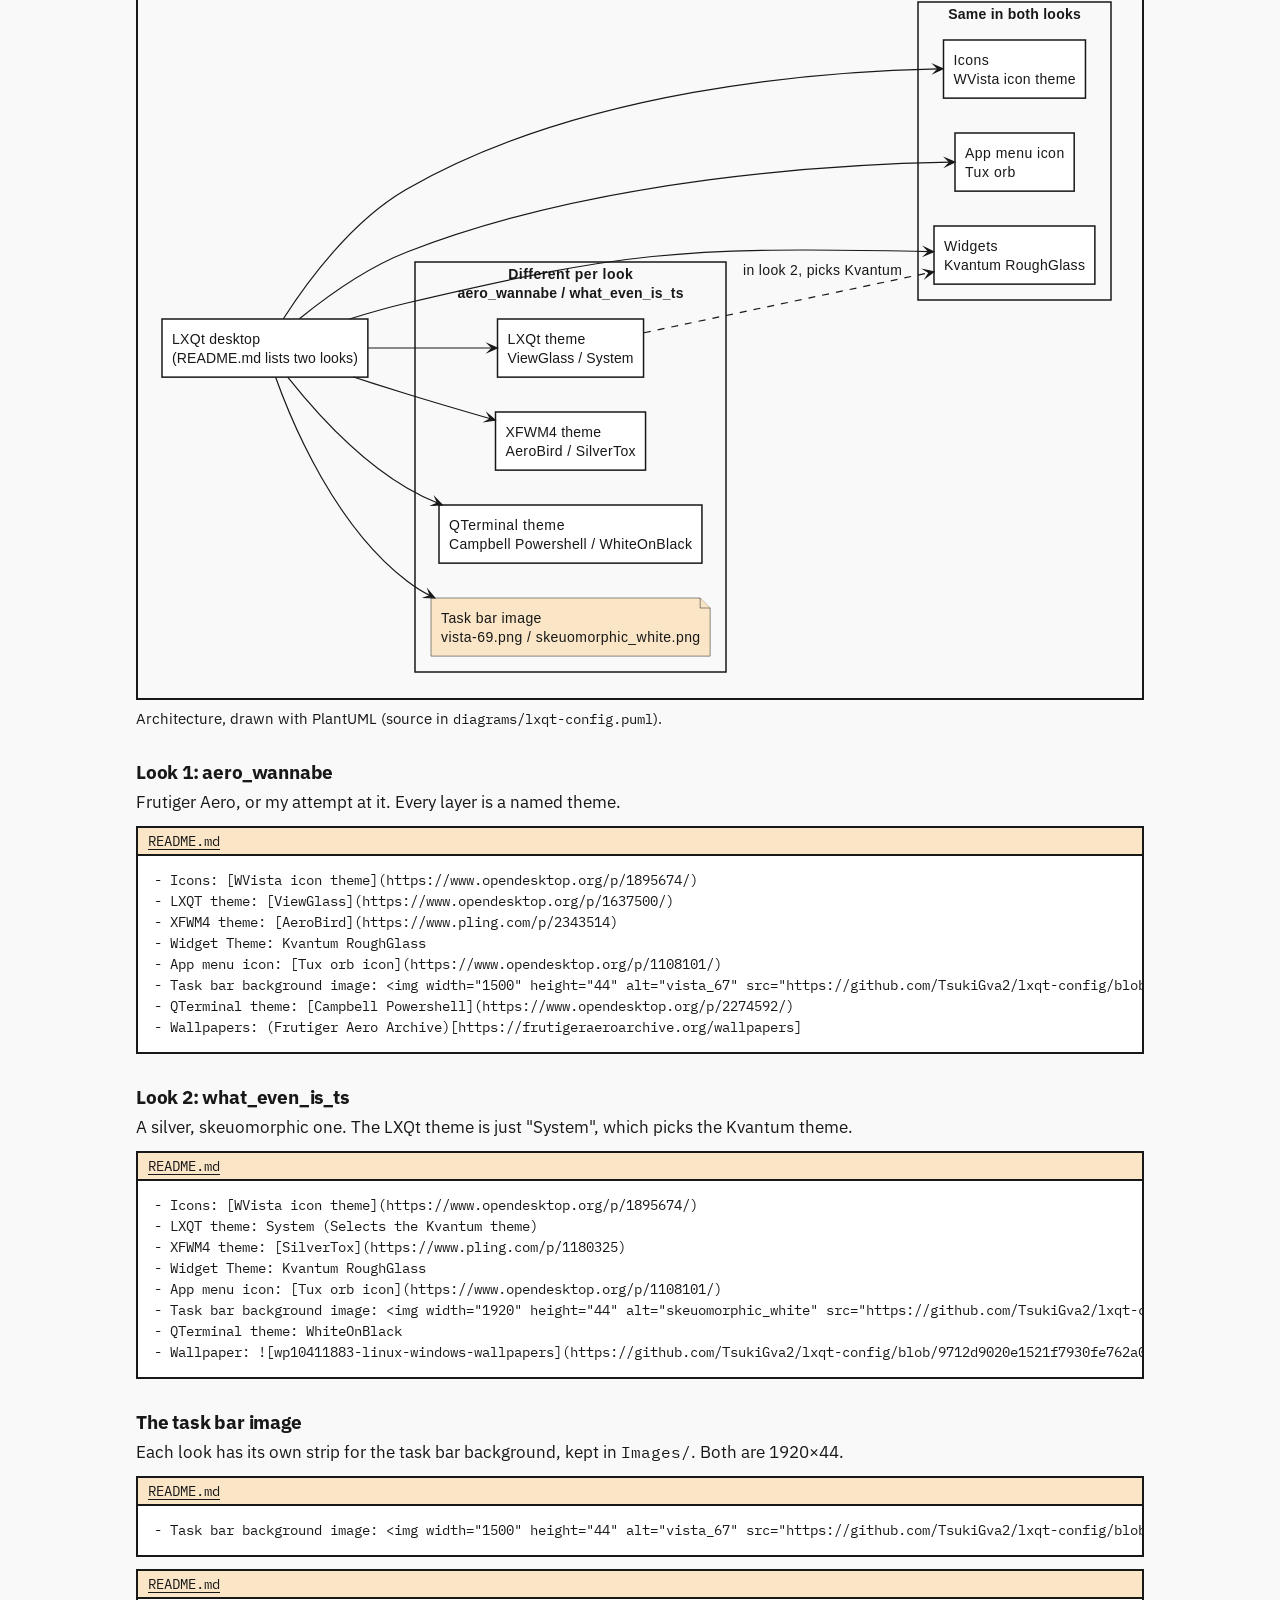
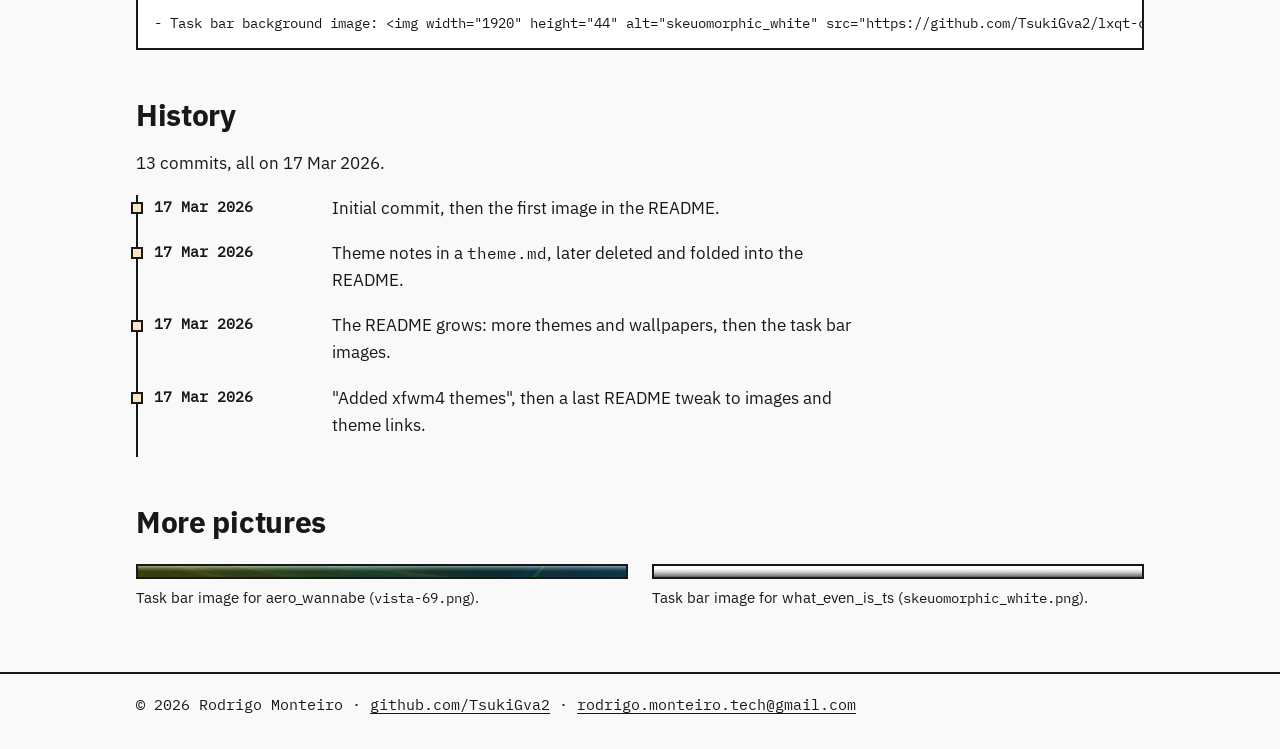
<file: site/projects/lxqt-config.html>
<!doctype html>
<html lang="en">
<head>
<meta charset="utf-8">
<meta name="viewport" content="width=device-width, initial-scale=1">
<title>lxqt-config · Rodrigo Monteiro</title>
<meta name="description" content="lxqt-config, my LXQt desktop setup: two desktop looks built from Vista and Aero themes, with the themes, icons and task bar images listed in a README.">
<link rel="icon" href="data:,">
<link rel="stylesheet" href="../assets/style.css">
</head>
<body>
<a class="skip" href="#main">Skip to content</a>
<div class="band-dark">
<header class="site-header">
  <div class="wrap">
    <a class="brand" href="../index.html">give me your data!</a>
    <nav aria-label="Main"><ul class="nav"><li><a href="../index.html"><svg viewBox="0 0 8 8" aria-hidden="true"><path d="M3 0h2v1h1v1h1v1h1v1H0V3h1V2h1V1h1zM1 5h6v3H5V6H3v2H1z"/></svg>Home</a></li><li><a href="../index.html#projects" aria-current="page"><svg viewBox="0 0 8 8" aria-hidden="true"><path d="M0 1h3v1h5v6H0z"/></svg>Projects</a></li><li><a href="../cv.html"><svg viewBox="0 0 8 8" aria-hidden="true"><path d="M1 0h4v2h2v6H1z"/></svg>CV</a></li><li><a href="../about.html"><svg viewBox="0 0 8 8" aria-hidden="true"><path d="M3 0h2v3H3zM1 4h6v4H1z"/></svg>About</a></li></ul></nav>
    <a class="btn" href="../assets/cv.pdf" download>Download CV (PDF)</a>
  </div>
</header>
<section class="wrap proj-head" aria-labelledby="t"><p class="label"><a href="../index.html#projects">Projects</a></p><h1 id="t">lxqt-config</h1><p class="intro">My LXQt desktop, written down. The repo is a README with two looks and the themes, icons and task bar images behind them. One of them is literally called <code>aero_wannabe</code>.</p></section>
</div>
<main id="main" class="wrap page">
<dl class="facts"><div><dt>Role</dt><dd>Author</dd></div><div><dt>When</dt><dd>Mar 2026</dd></div><div><dt>Stack</dt><dd>LXQt, Kvantum, XFWM4, QTerminal</dd></div><div><dt>Links</dt><dd><a href="https://github.com/TsukiGva2/lxqt-config">lxqt-config</a></dd></div></dl>
<section aria-labelledby="what-it-is"><h2 id="what-it-is">What it is</h2>
<p>The repo says "config and image", and that is about it. It has no config files, just a README and three images. The README documents two desktops I set up, <code>aero_wannabe</code> and <code>what_even_is_ts</code>. For each one it lists the icon theme, the LXQt theme, the XFWM4 theme, the widget theme, the app menu icon, the task bar background, the QTerminal theme and the wallpaper.</p><div class="figs"><figure><img src="../assets/img/projects/lxqt-config-aero.webp" width="1366" height="768" alt="The aero_wannabe desktop: a dandelion and city skyline wallpaper on a bright blue sky, Vista-style desktop icons, a FeatherPad window with glassy toolbar, and a dark task bar with a Tux orb menu button."><figcaption><code>aero_wannabe</code>: ViewGlass, AeroBird borders, a Frutiger Aero wallpaper.</figcaption></figure><figure><img src="../assets/img/projects/lxqt-config-white.webp" width="1600" height="900" alt="The what_even_is_ts desktop: a dark wallpaper with file manager, FeatherPad and Kate windows using silver window borders, and a light task bar with open apps."><figcaption><code>what_even_is_ts</code>: SilverTox borders and a white task bar, while working on PvAPI.</figcaption></figure></div>
</section>
<section aria-labelledby="design-decisions"><h2 id="design-decisions">Design decisions</h2>
<ul class="decisions"><li><strong>Mix themes, one per layer.</strong> The icons, the window borders, the widgets and the terminal each get their own theme. Nothing here is one big theme pack.</li><li><strong>Keep what the two looks share.</strong> Both use the WVista icons, Kvantum RoughGlass and the Tux orb as the app menu icon.</li><li><strong>Let Kvantum do the widgets.</strong> In the second look the LXQt theme is "System", which selects the Kvantum theme.</li><li><strong>Keep the task bar image in the repo.</strong> Each look has its own 44 px strip as the task bar background, committed next to the README.</li></ul>
</section>
<section aria-labelledby="code-overview"><h2 id="code-overview">Code overview</h2>
<p>There is no code, so this is a map of the layers the README lists. The parts below quote it.</p><figure class="diagram"><div class="diagram-scroll"><img src="../assets/diagrams/lxqt-config.svg" loading="lazy" alt="Map of the setup: an LXQt desktop with seven settings. Icons (WVista), widgets (Kvantum RoughGlass) and the Tux orb app menu icon are the same in both looks. The LXQt theme, XFWM4 theme, QTerminal theme and task bar image differ per look. A dashed arrow shows that the System LXQt theme picks Kvantum."></div><figcaption>Architecture, drawn with PlantUML (source in <code>diagrams/lxqt-config.puml</code>).</figcaption></figure><div class="part"><h3>Look 1: aero_wannabe</h3><p>Frutiger Aero, or my attempt at it. Every layer is a named theme.</p><figure class="code"><figcaption><a href="https://github.com/TsukiGva2/lxqt-config/blob/main/README.md#L6-L13">README.md</a></figcaption><pre><code>- Icons: [WVista icon theme](https://www.opendesktop.org/p/1895674/)
- LXQT theme: [ViewGlass](https://www.opendesktop.org/p/1637500/)
- XFWM4 theme: [AeroBird](https://www.pling.com/p/2343514)
- Widget Theme: Kvantum RoughGlass
- App menu icon: [Tux orb icon](https://www.opendesktop.org/p/1108101/)
- Task bar background image: &lt;img width=&quot;1500&quot; height=&quot;44&quot; alt=&quot;vista_67&quot; src=&quot;https://github.com/TsukiGva2/lxqt-config/blob/9c182c50840e5d93c07fdcdd407867aff7244c58/Images/vista-69.png&quot; /&gt;
- QTerminal theme: [Campbell Powershell](https://www.opendesktop.org/p/2274592/)
- Wallpapers: (Frutiger Aero Archive)[https://frutigeraeroarchive.org/wallpapers]</code></pre></figure></div><div class="part"><h3>Look 2: what_even_is_ts</h3><p>A silver, skeuomorphic one. The LXQt theme is just "System", which picks the Kvantum theme.</p><figure class="code"><figcaption><a href="https://github.com/TsukiGva2/lxqt-config/blob/main/README.md#L19-L26">README.md</a></figcaption><pre><code>- Icons: [WVista icon theme](https://www.opendesktop.org/p/1895674/)
- LXQT theme: System (Selects the Kvantum theme)
- XFWM4 theme: [SilverTox](https://www.pling.com/p/1180325)
- Widget Theme: Kvantum RoughGlass
- App menu icon: [Tux orb icon](https://www.opendesktop.org/p/1108101/)
- Task bar background image: &lt;img width=&quot;1920&quot; height=&quot;44&quot; alt=&quot;skeuomorphic_white&quot; src=&quot;https://github.com/TsukiGva2/lxqt-config/blob/9c182c50840e5d93c07fdcdd407867aff7244c58/Images/skeuomorphic_white.png&quot; /&gt;
- QTerminal theme: WhiteOnBlack
- Wallpaper: ![wp10411883-linux-windows-wallpapers](https://github.com/TsukiGva2/lxqt-config/blob/9712d9020e1521f7930fe762a07fd59eeaad29b6/Images/linux.jpg)</code></pre></figure></div><div class="part"><h3>The task bar image</h3><p>Each look has its own strip for the task bar background, kept in <code>Images/</code>. Both are 1920×44.</p><figure class="code"><figcaption><a href="https://github.com/TsukiGva2/lxqt-config/blob/main/README.md#L11">README.md</a></figcaption><pre><code>- Task bar background image: &lt;img width=&quot;1500&quot; height=&quot;44&quot; alt=&quot;vista_67&quot; src=&quot;https://github.com/TsukiGva2/lxqt-config/blob/9c182c50840e5d93c07fdcdd407867aff7244c58/Images/vista-69.png&quot; /&gt;</code></pre></figure><figure class="code"><figcaption><a href="https://github.com/TsukiGva2/lxqt-config/blob/main/README.md#L24">README.md</a></figcaption><pre><code>- Task bar background image: &lt;img width=&quot;1920&quot; height=&quot;44&quot; alt=&quot;skeuomorphic_white&quot; src=&quot;https://github.com/TsukiGva2/lxqt-config/blob/9c182c50840e5d93c07fdcdd407867aff7244c58/Images/skeuomorphic_white.png&quot; /&gt;</code></pre></figure></div>
</section>
<section aria-labelledby="history"><h2 id="history">History</h2>
<p>13 commits, all on 17 Mar 2026.</p><ol class="timeline"><li><span class="when">17 Mar 2026</span><span>Initial commit, then the first image in the README.</span></li><li><span class="when">17 Mar 2026</span><span>Theme notes in a <code>theme.md</code>, later deleted and folded into the README.</span></li><li><span class="when">17 Mar 2026</span><span>The README grows: more themes and wallpapers, then the task bar images.</span></li><li><span class="when">17 Mar 2026</span><span>"Added xfwm4 themes", then a last README tweak to images and theme links.</span></li></ol>
</section>
<section aria-labelledby="more-pictures"><h2 id="more-pictures">More pictures</h2>
<div class="figs"><figure><img src="../assets/img/projects/lxqt-config-taskbar-vista.webp" width="1600" height="37" loading="lazy" alt="A thin horizontal strip: dark olive on the left fading to deep teal on the right, glassy at the top."><figcaption>Task bar image for aero_wannabe (<code>vista-69.png</code>).</figcaption></figure><figure><img src="../assets/img/projects/lxqt-config-taskbar-white.webp" width="1600" height="37" loading="lazy" alt="A thin horizontal strip: white at the top shading to grey at the bottom."><figcaption>Task bar image for what_even_is_ts (<code>skeuomorphic_white.png</code>).</figcaption></figure></div>
</section>
</main>
<footer class="site-footer">
  <div class="wrap">© 2026 Rodrigo Monteiro · <a href="https://github.com/TsukiGva2">github.com/TsukiGva2</a> · <a href="mailto:rodrigo.monteiro.tech@gmail.com">rodrigo.monteiro.tech@gmail.com</a></div>
</footer>
</body>
</html>
</file>
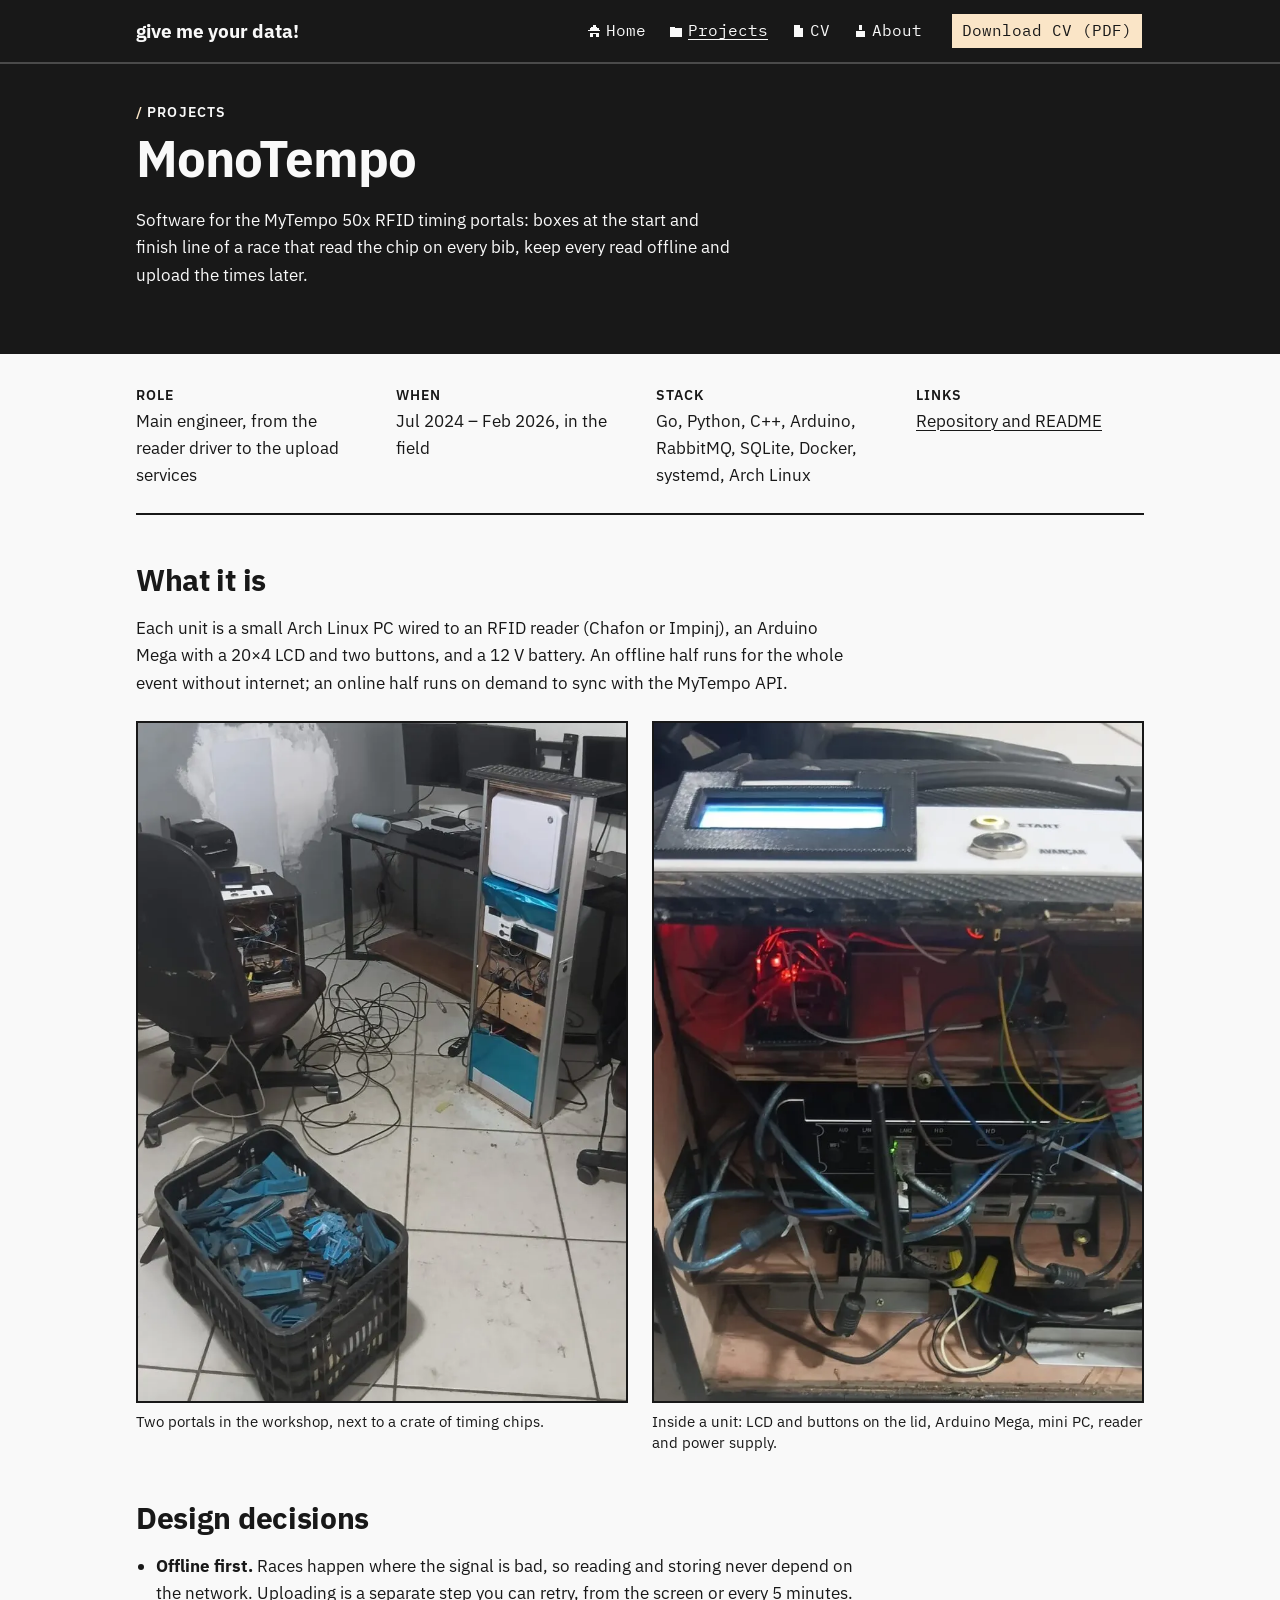
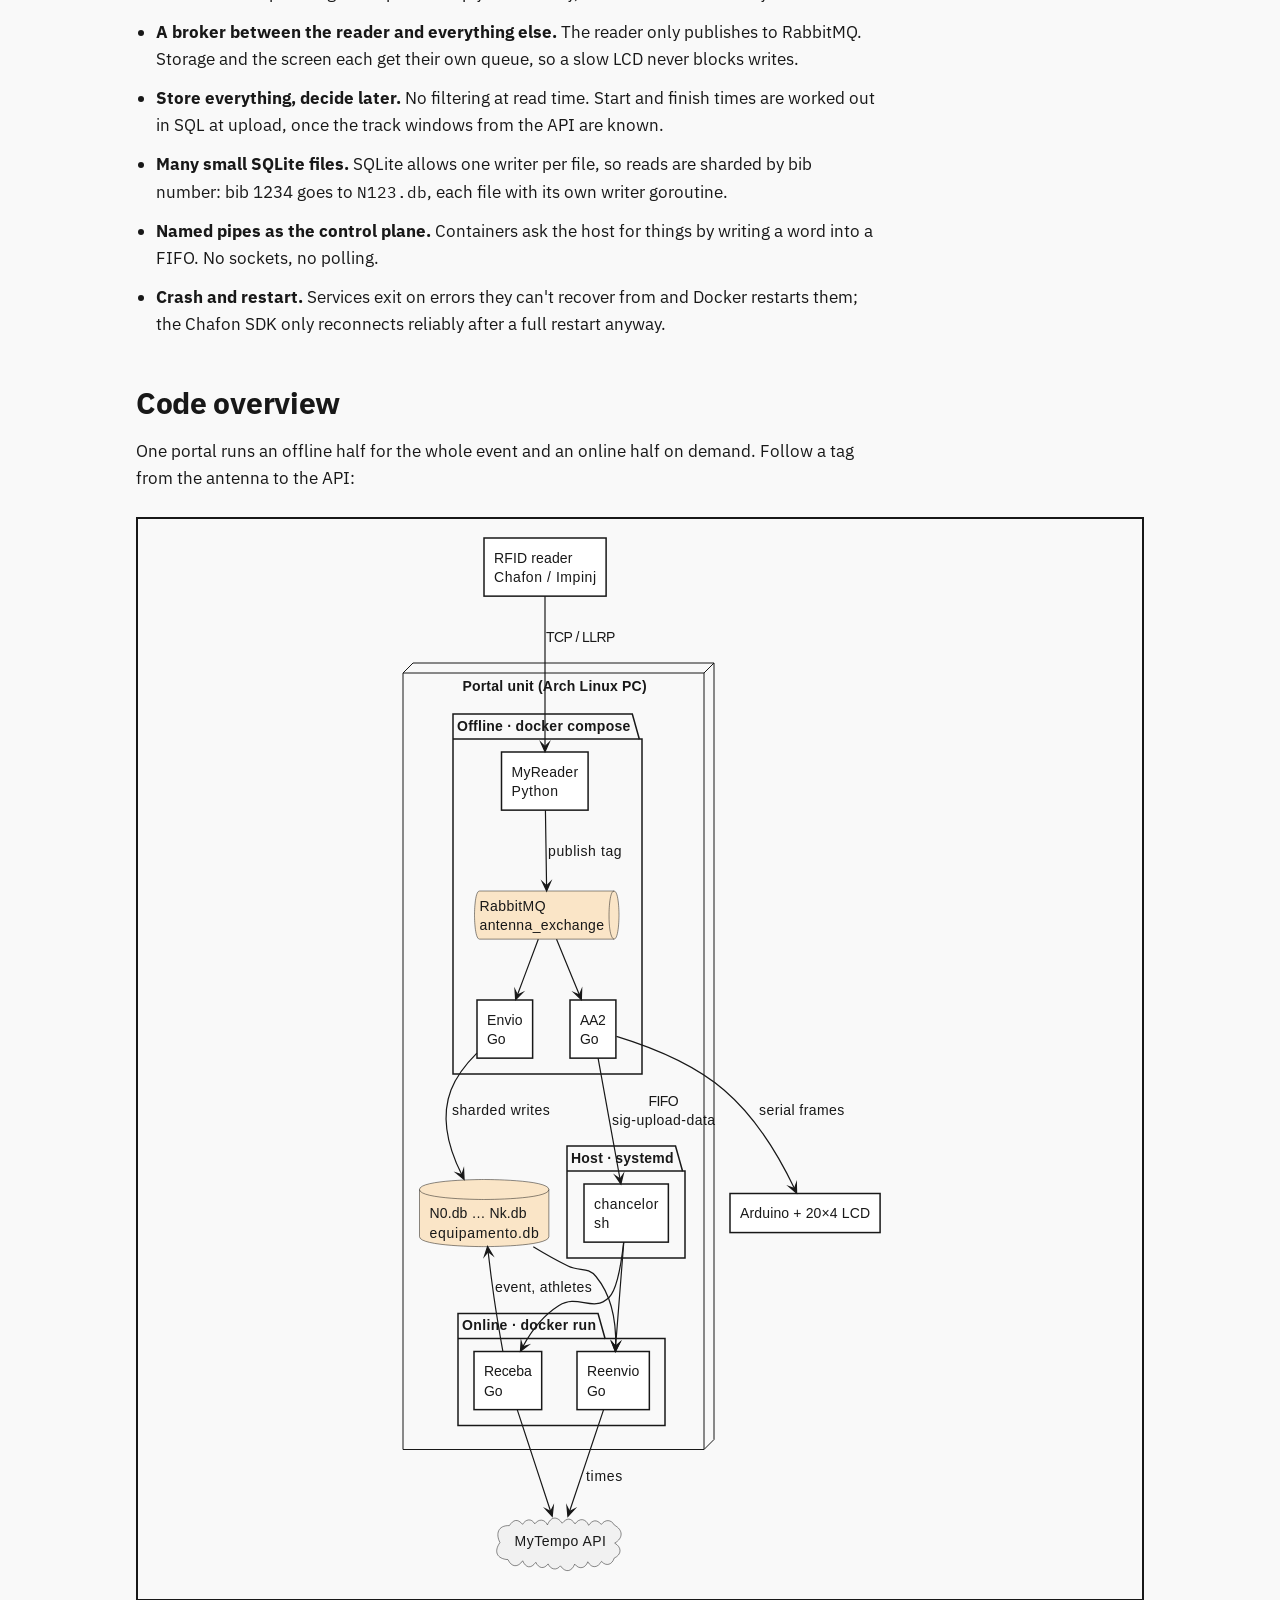
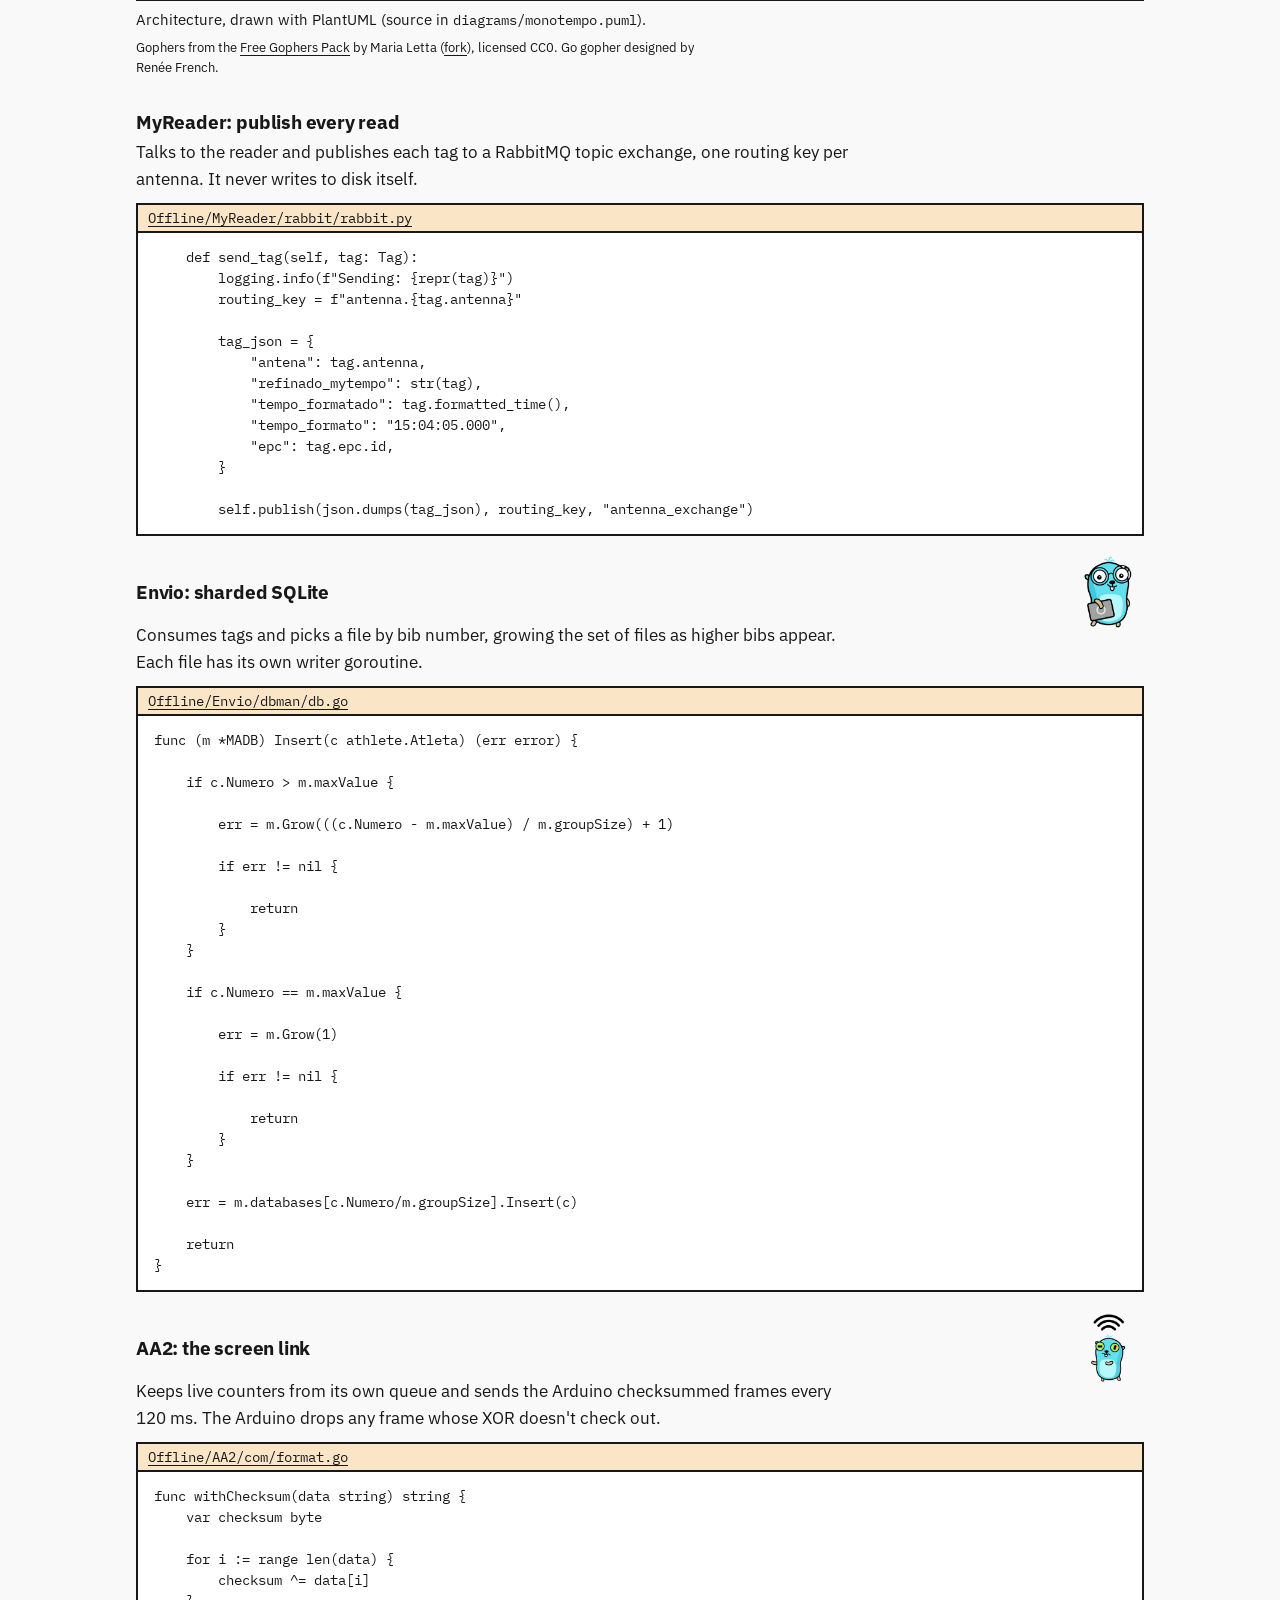
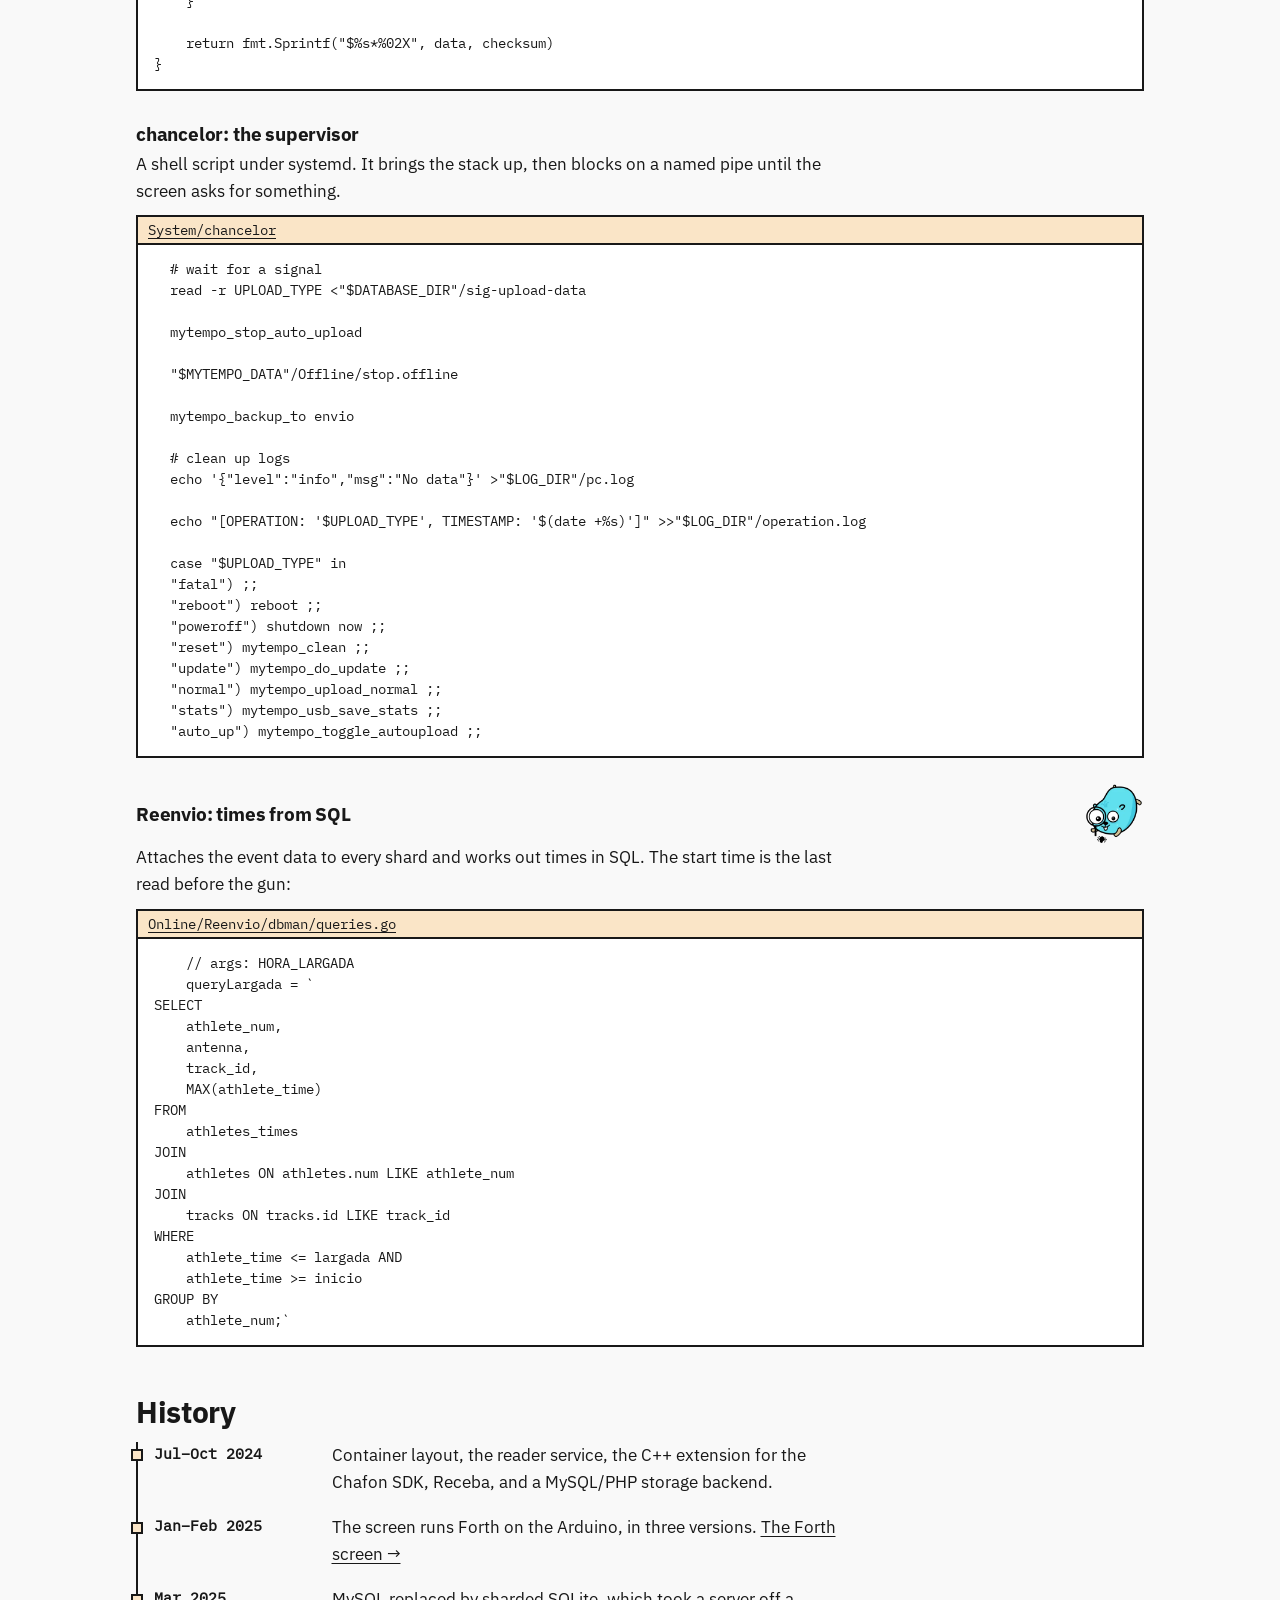
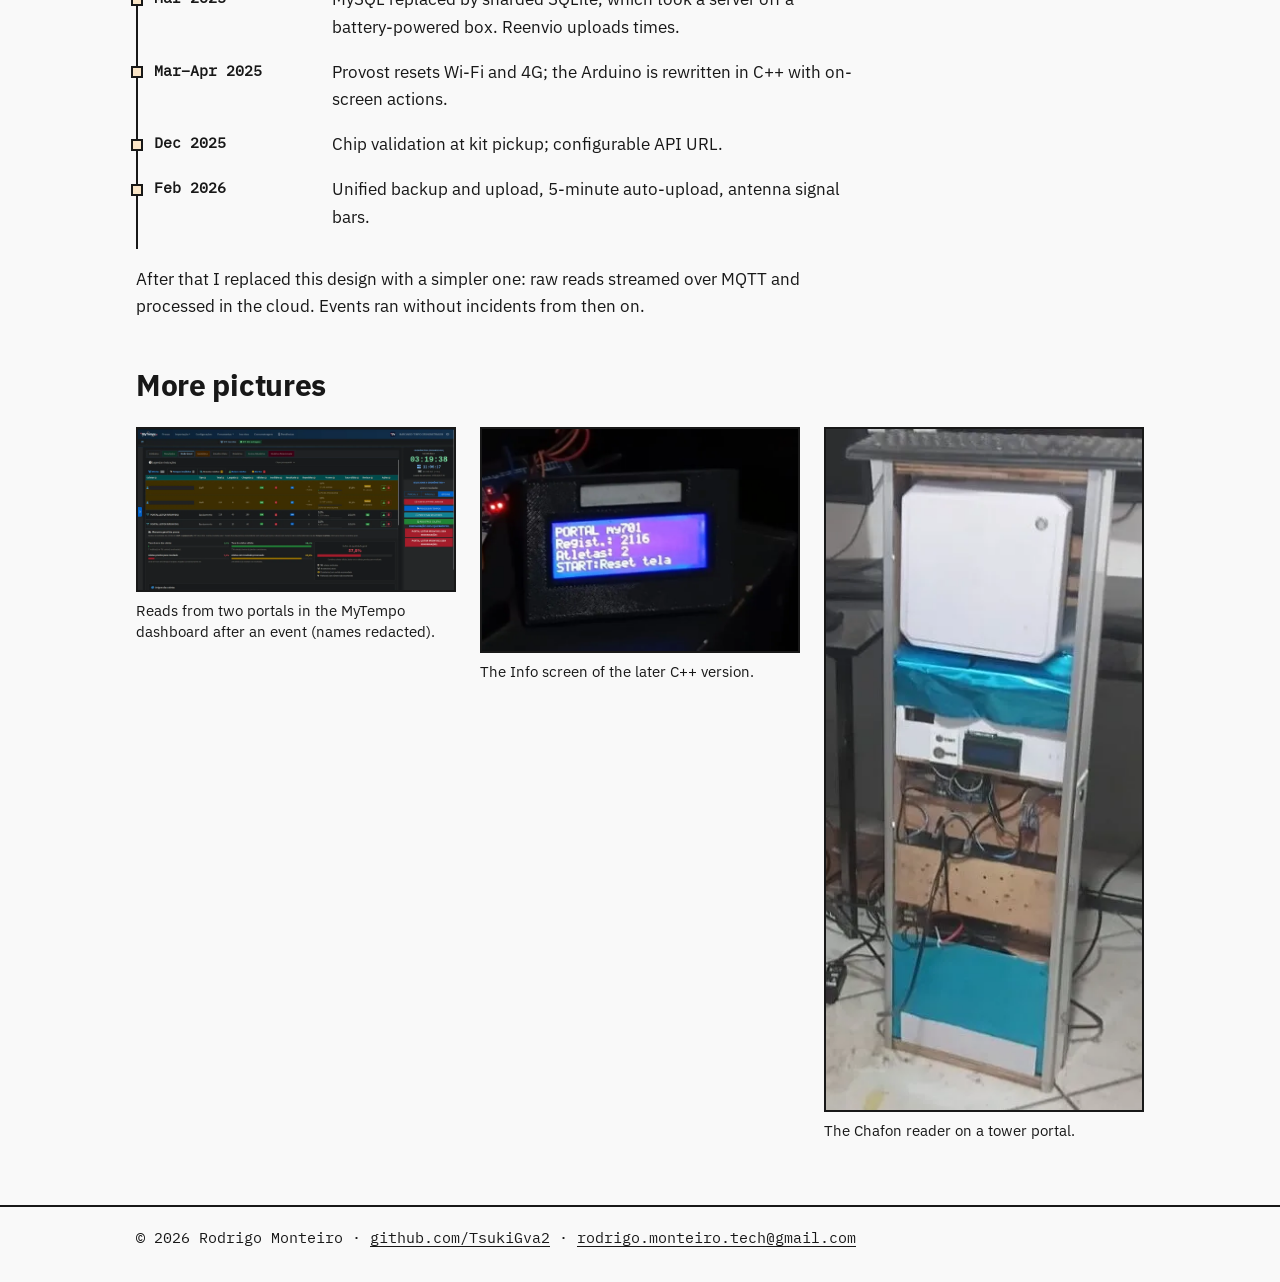
<file: site/projects/monotempo.html>
<!doctype html>
<html lang="en">
<head>
<meta charset="utf-8">
<meta name="viewport" content="width=device-width, initial-scale=1">
<title>MonoTempo · Rodrigo Monteiro</title>
<meta name="description" content="Software for the MyTempo 50x RFID timing portals: boxes at the start and finish line of a race that read the chip on every bib, keep every read offline and upload the times later.">
<link rel="icon" href="data:,">
<link rel="stylesheet" href="../assets/style.css">
</head>
<body>
<a class="skip" href="#main">Skip to content</a>
<div class="band-dark">
<header class="site-header">
  <div class="wrap">
    <a class="brand" href="../index.html">give me your data!</a>
    <nav aria-label="Main"><ul class="nav"><li><a href="../index.html"><svg viewBox="0 0 8 8" aria-hidden="true"><path d="M3 0h2v1h1v1h1v1h1v1H0V3h1V2h1V1h1zM1 5h6v3H5V6H3v2H1z"/></svg>Home</a></li><li><a href="../index.html#projects" aria-current="page"><svg viewBox="0 0 8 8" aria-hidden="true"><path d="M0 1h3v1h5v6H0z"/></svg>Projects</a></li><li><a href="../cv.html"><svg viewBox="0 0 8 8" aria-hidden="true"><path d="M1 0h4v2h2v6H1z"/></svg>CV</a></li><li><a href="../about.html"><svg viewBox="0 0 8 8" aria-hidden="true"><path d="M3 0h2v3H3zM1 4h6v4H1z"/></svg>About</a></li></ul></nav>
    <a class="btn" href="../assets/cv.pdf" download>Download CV (PDF)</a>
  </div>
</header>
<section class="wrap proj-head" aria-labelledby="t"><p class="label"><a href="../index.html#projects">Projects</a></p><h1 id="t">MonoTempo</h1><p class="intro">Software for the MyTempo 50x RFID timing portals: boxes at the start and finish line of a race that read the chip on every bib, keep every read offline and upload the times later.</p></section></div>
<main id="main" class="wrap page">
<dl class="facts"><div><dt>Role</dt><dd>Main engineer, from the reader driver to the upload services</dd></div><div><dt>When</dt><dd>Jul 2024 – Feb 2026, in the field</dd></div><div><dt>Stack</dt><dd>Go, Python, C++, Arduino, RabbitMQ, SQLite, Docker, systemd, Arch Linux</dd></div><div><dt>Links</dt><dd><a href="https://github.com/TsukiGva2/MonoTempo">Repository and README</a></dd></div></dl>
<section aria-labelledby="what-it-is"><h2 id="what-it-is">What it is</h2>
<p>Each unit is a small Arch Linux PC wired to an RFID reader (Chafon or Impinj), an Arduino Mega with a 20×4 LCD and two buttons, and a 12 V battery. An offline half runs for the whole event without internet; an online half runs on demand to sync with the MyTempo API.</p><div class="figs"><figure><img src="../assets/img/projects/monotempo-portals.webp" width="800" height="1111" alt="Two MyTempo portals in the workshop, a tower unit and a box unit, next to a crate of RFID timing chips."><figcaption>Two portals in the workshop, next to a crate of timing chips.</figcaption></figure><figure><img src="../assets/img/projects/monotempo-inside.webp" width="720" height="1000" loading="lazy" alt="Inside a 50x unit: LCD and buttons on the lid, Arduino Mega, mini PC, RFID reader and power supply on wooden shelves."><figcaption>Inside a unit: LCD and buttons on the lid, Arduino Mega, mini PC, reader and power supply.</figcaption></figure></div>
</section>
<section aria-labelledby="design-decisions"><h2 id="design-decisions">Design decisions</h2>
<ul class="decisions"><li><strong>Offline first.</strong> Races happen where the signal is bad, so reading and storing never depend on the network. Uploading is a separate step you can retry, from the screen or every 5 minutes.</li><li><strong>A broker between the reader and everything else.</strong> The reader only publishes to RabbitMQ. Storage and the screen each get their own queue, so a slow LCD never blocks writes.</li><li><strong>Store everything, decide later.</strong> No filtering at read time. Start and finish times are worked out in SQL at upload, once the track windows from the API are known.</li><li><strong>Many small SQLite files.</strong> SQLite allows one writer per file, so reads are sharded by bib number: bib 1234 goes to <code>N123.db</code>, each file with its own writer goroutine.</li><li><strong>Named pipes as the control plane.</strong> Containers ask the host for things by writing a word into a FIFO. No sockets, no polling.</li><li><strong>Crash and restart.</strong> Services exit on errors they can't recover from and Docker restarts them; the Chafon SDK only reconnects reliably after a full restart anyway.</li></ul>
</section>
<section aria-labelledby="code-overview"><h2 id="code-overview">Code overview</h2>
<p>One portal runs an offline half for the whole event and an online half on demand. Follow a tag from the antenna to the API:</p><figure class="diagram"><div class="diagram-scroll"><img src="../assets/diagrams/monotempo.svg" loading="lazy" alt="Architecture of a portal unit: the RFID reader feeds MyReader, which publishes to RabbitMQ; Envio stores reads in sharded SQLite files and AA2 drives the Arduino LCD; AA2 signals chancelor through a FIFO, and chancelor runs Receba and Reenvio, which sync with the MyTempo API."></div><figcaption>Architecture, drawn with PlantUML (source in <code>diagrams/monotempo.puml</code>).</figcaption></figure><p class="gopher-credit">Gophers from the <a href="https://github.com/MariaLetta/free-gophers-pack">Free Gophers Pack</a> by Maria Letta (<a href="https://github.com/TsukiGva2/free-gophers-pack">fork</a>), licensed CC0. Go gopher designed by Renée French.</p><div class="part"><h3>MyReader: publish every read</h3><p>Talks to the reader and publishes each tag to a RabbitMQ topic exchange, one routing key per antenna. It never writes to disk itself.</p><figure class="code"><figcaption><a href="https://github.com/TsukiGva2/MonoTempo/blob/main/Offline/MyReader/rabbit/rabbit.py#L145-L158">Offline/MyReader/rabbit/rabbit.py</a></figcaption><pre><code>    def send_tag(self, tag: Tag):
        logging.info(f&quot;Sending: {repr(tag)}&quot;)
        routing_key = f&quot;antenna.{tag.antenna}&quot;

        tag_json = {
            &quot;antena&quot;: tag.antenna,
            &quot;refinado_mytempo&quot;: str(tag),
            &quot;tempo_formatado&quot;: tag.formatted_time(),
            &quot;tempo_formato&quot;: &quot;15:04:05.000&quot;,
            &quot;epc&quot;: tag.epc.id,
        }

        self.publish(json.dumps(tag_json), routing_key, &quot;antenna_exchange&quot;)</code></pre></figure></div><div class="part"><h3>Envio: sharded SQLite<img class="gopher" src="../assets/img/gophers/gopher-25.webp" width="72" height="72" alt="" aria-hidden="true" loading="lazy"></h3><p>Consumes tags and picks a file by bib number, growing the set of files as higher bibs appear. Each file has its own writer goroutine.</p><figure class="code"><figcaption><a href="https://github.com/TsukiGva2/MonoTempo/blob/main/Offline/Envio/dbman/db.go#L233-L258">Offline/Envio/dbman/db.go</a></figcaption><pre><code>func (m *MADB) Insert(c athlete.Atleta) (err error) {

	if c.Numero &gt; m.maxValue {

		err = m.Grow(((c.Numero - m.maxValue) / m.groupSize) + 1)

		if err != nil {

			return
		}
	}

	if c.Numero == m.maxValue {

		err = m.Grow(1)

		if err != nil {

			return
		}
	}

	err = m.databases[c.Numero/m.groupSize].Insert(c)

	return
}</code></pre></figure></div><div class="part"><h3>AA2: the screen link<img class="gopher" src="../assets/img/gophers/gopher-52.webp" width="72" height="72" alt="" aria-hidden="true" loading="lazy"></h3><p>Keeps live counters from its own queue and sends the Arduino checksummed frames every 120 ms. The Arduino drops any frame whose XOR doesn't check out.</p><figure class="code"><figcaption><a href="https://github.com/TsukiGva2/MonoTempo/blob/main/Offline/AA2/com/format.go#L59-L67">Offline/AA2/com/format.go</a></figcaption><pre><code>func withChecksum(data string) string {
	var checksum byte

	for i := range len(data) {
		checksum ^= data[i]
	}

	return fmt.Sprintf(&quot;$%s*%02X&quot;, data, checksum)
}</code></pre></figure></div><div class="part"><h3>chancelor: the supervisor</h3><p>A shell script under systemd. It brings the stack up, then blocks on a named pipe until the screen asks for something.</p><figure class="code"><figcaption><a href="https://github.com/TsukiGva2/MonoTempo/blob/main/System/chancelor#L418-L440">System/chancelor</a></figcaption><pre><code>  # wait for a signal
  read -r UPLOAD_TYPE &lt;&quot;$DATABASE_DIR&quot;/sig-upload-data

  mytempo_stop_auto_upload

  &quot;$MYTEMPO_DATA&quot;/Offline/stop.offline

  mytempo_backup_to envio

  # clean up logs
  echo &#x27;{&quot;level&quot;:&quot;info&quot;,&quot;msg&quot;:&quot;No data&quot;}&#x27; &gt;&quot;$LOG_DIR&quot;/pc.log

  echo &quot;[OPERATION: &#x27;$UPLOAD_TYPE&#x27;, TIMESTAMP: &#x27;$(date +%s)&#x27;]&quot; &gt;&gt;&quot;$LOG_DIR&quot;/operation.log

  case &quot;$UPLOAD_TYPE&quot; in
  &quot;fatal&quot;) ;;
  &quot;reboot&quot;) reboot ;;
  &quot;poweroff&quot;) shutdown now ;;
  &quot;reset&quot;) mytempo_clean ;;
  &quot;update&quot;) mytempo_do_update ;;
  &quot;normal&quot;) mytempo_upload_normal ;;
  &quot;stats&quot;) mytempo_usb_save_stats ;;
  &quot;auto_up&quot;) mytempo_toggle_autoupload ;;</code></pre></figure></div><div class="part"><h3>Reenvio: times from SQL<img class="gopher" src="../assets/img/gophers/gopher-49.webp" width="72" height="72" alt="" aria-hidden="true" loading="lazy"></h3><p>Attaches the event data to every shard and works out times in SQL. The start time is the last read before the gun:</p><figure class="code"><figcaption><a href="https://github.com/TsukiGva2/MonoTempo/blob/main/Online/Reenvio/dbman/queries.go#L6-L23">Online/Reenvio/dbman/queries.go</a></figcaption><pre><code>	// args: HORA_LARGADA
	queryLargada = `
SELECT
	athlete_num,
	antenna,
	track_id,
	MAX(athlete_time)
FROM
	athletes_times
JOIN
	athletes ON athletes.num LIKE athlete_num
JOIN
	tracks ON tracks.id LIKE track_id
WHERE
	athlete_time &lt;= largada AND
	athlete_time &gt;= inicio
GROUP BY
	athlete_num;`</code></pre></figure></div>
</section>
<section aria-labelledby="history"><h2 id="history">History</h2>
<ol class="timeline"><li><span class="when">Jul–Oct 2024</span><span>Container layout, the reader service, the C++ extension for the Chafon SDK, Receba, and a MySQL/PHP storage backend.</span></li><li><span class="when">Jan–Feb 2025</span><span>The screen runs Forth on the Arduino, in three versions. <a href="aa2-forth.html">The Forth screen →</a></span></li><li><span class="when">Mar 2025</span><span>MySQL replaced by sharded SQLite, which took a server off a battery-powered box. Reenvio uploads times.</span></li><li><span class="when">Mar–Apr 2025</span><span>Provost resets Wi-Fi and 4G; the Arduino is rewritten in C++ with on-screen actions.</span></li><li><span class="when">Dec 2025</span><span>Chip validation at kit pickup; configurable API URL.</span></li><li><span class="when">Feb 2026</span><span>Unified backup and upload, 5-minute auto-upload, antenna signal bars.</span></li></ol><p>After that I replaced this design with a simpler one: raw reads streamed over MQTT and processed in the cloud. Events ran without incidents from then on.</p>
</section>
<section aria-labelledby="more-pictures"><h2 id="more-pictures">More pictures</h2>
<div class="figs"><figure><img src="../assets/img/projects/monotempo-dashboard.webp" width="1600" height="815" loading="lazy" alt="MyTempo results dashboard listing reads from portals RFIDMY501 and RFIDMY503."><figcaption>Reads from two portals in the MyTempo dashboard after an event (names redacted).</figcaption></figure><figure><img src="../assets/img/projects/monotempo-lcd.webp" width="700" height="491" loading="lazy" alt="LCD showing PORTAL my701, Regist.: 2116, Atletas: 2, START: Reset tela."><figcaption>The Info screen of the later C++ version.</figcaption></figure><figure><img src="../assets/img/projects/monotempo-chafon-tower.webp" width="320" height="690" loading="lazy" alt="Tower portal with the Chafon reader panel mounted above the LCD and buttons."><figcaption>The Chafon reader on a tower portal.</figcaption></figure></div>
</section>
</main>
<footer class="site-footer">
  <div class="wrap">© 2026 Rodrigo Monteiro · <a href="https://github.com/TsukiGva2">github.com/TsukiGva2</a> · <a href="mailto:rodrigo.monteiro.tech@gmail.com">rodrigo.monteiro.tech@gmail.com</a></div>
</footer>
</body>
</html>
</file>
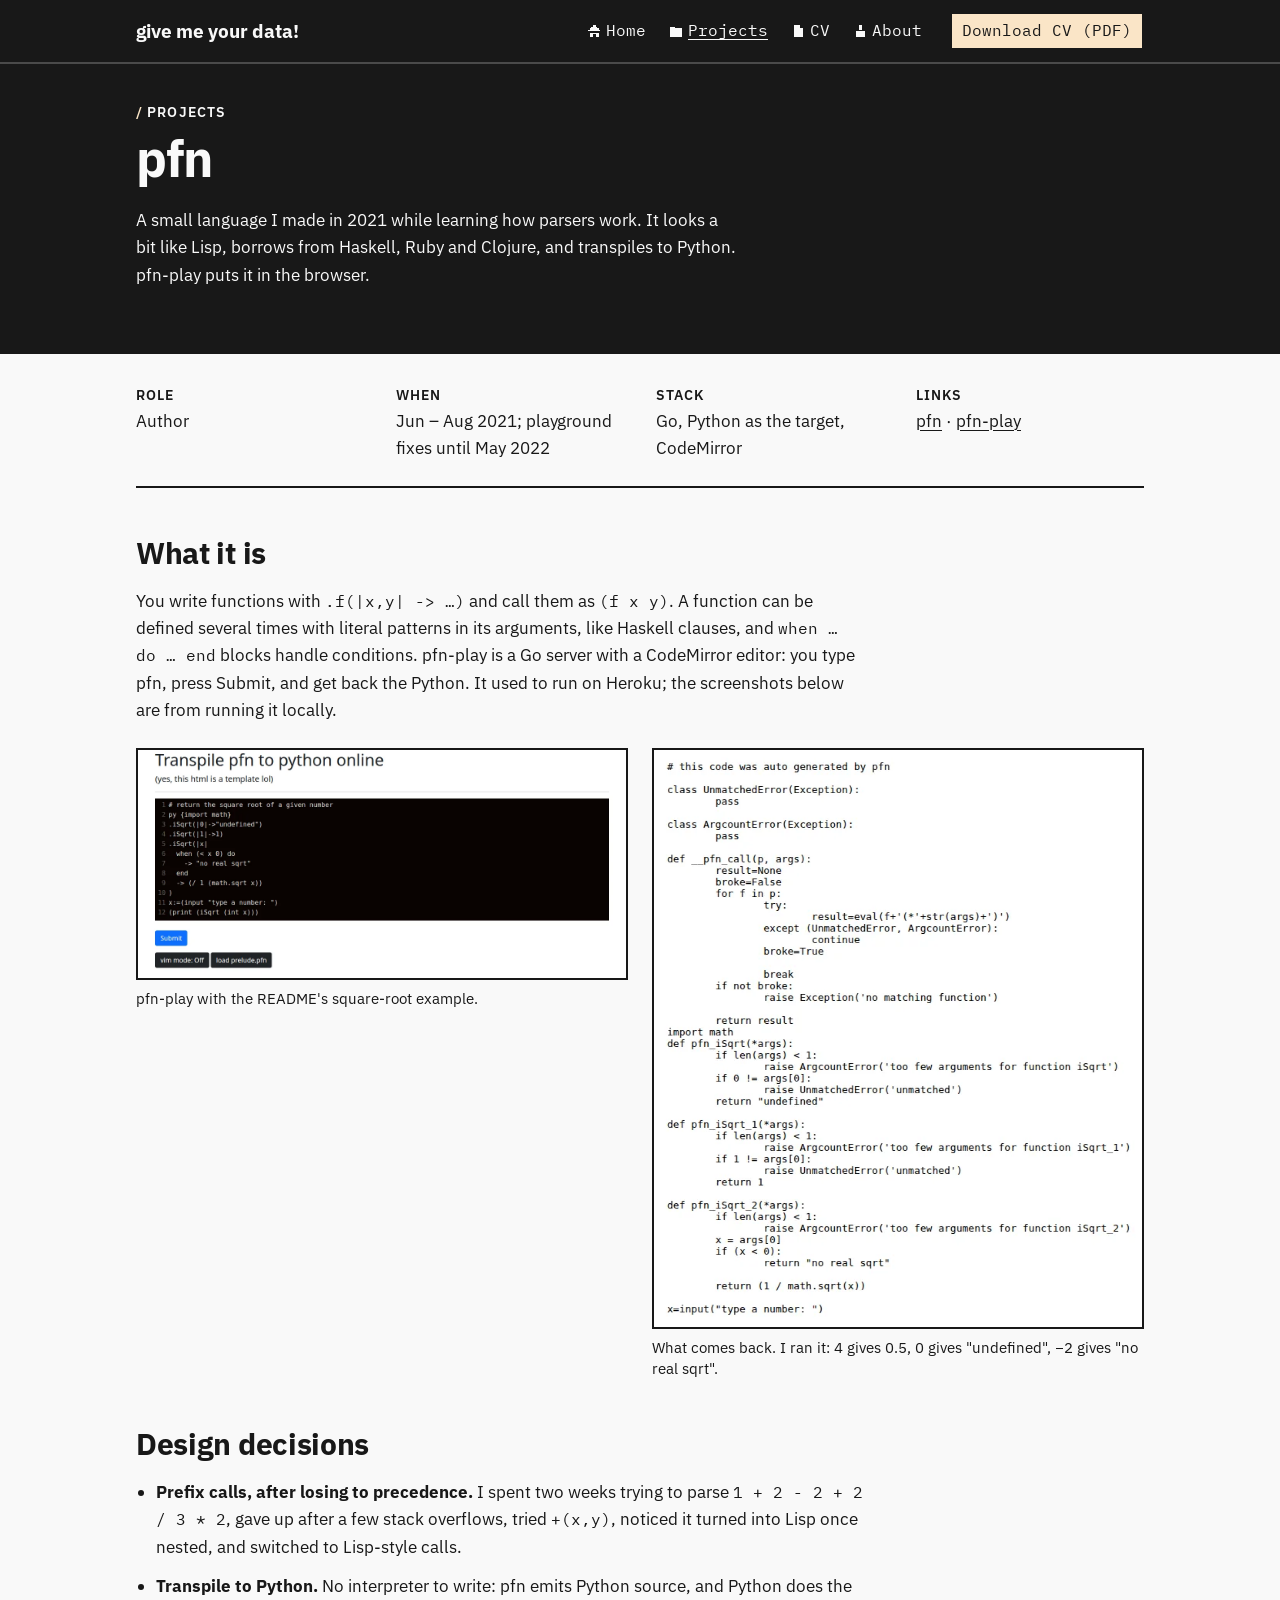
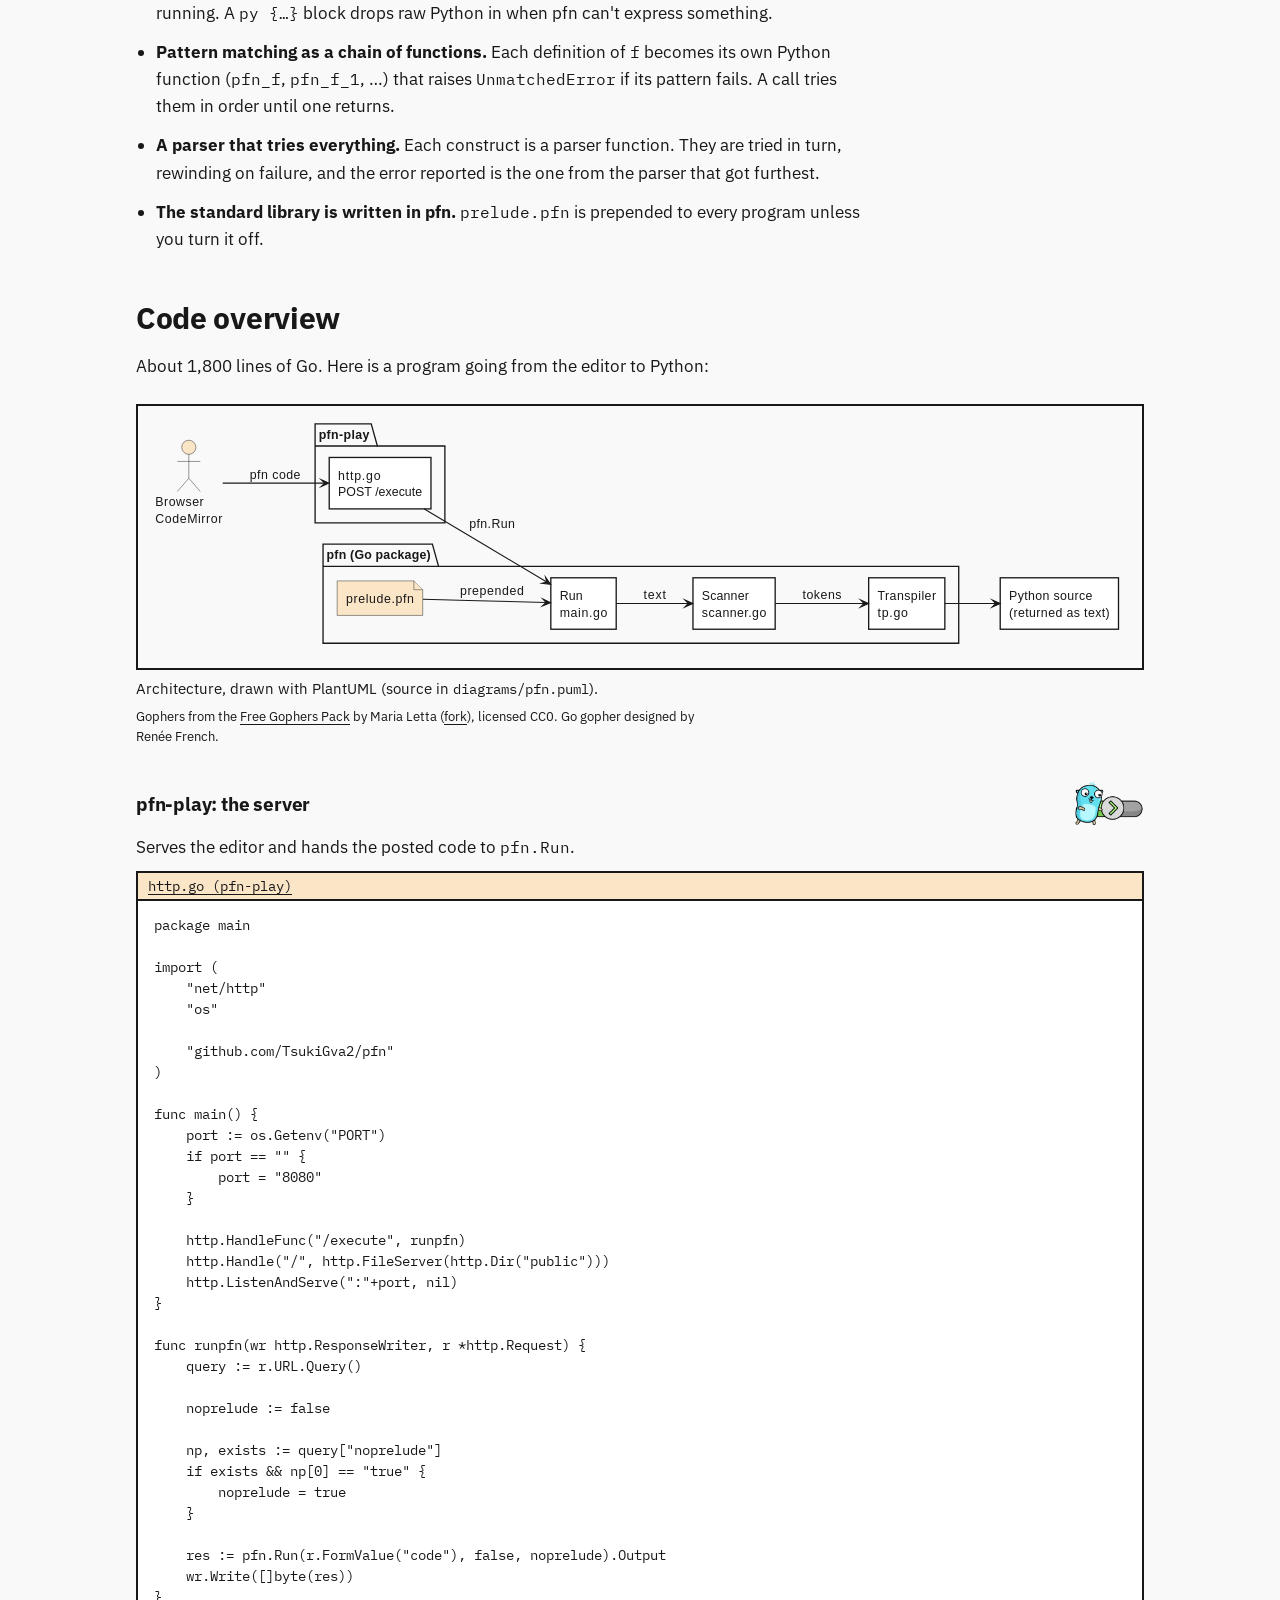
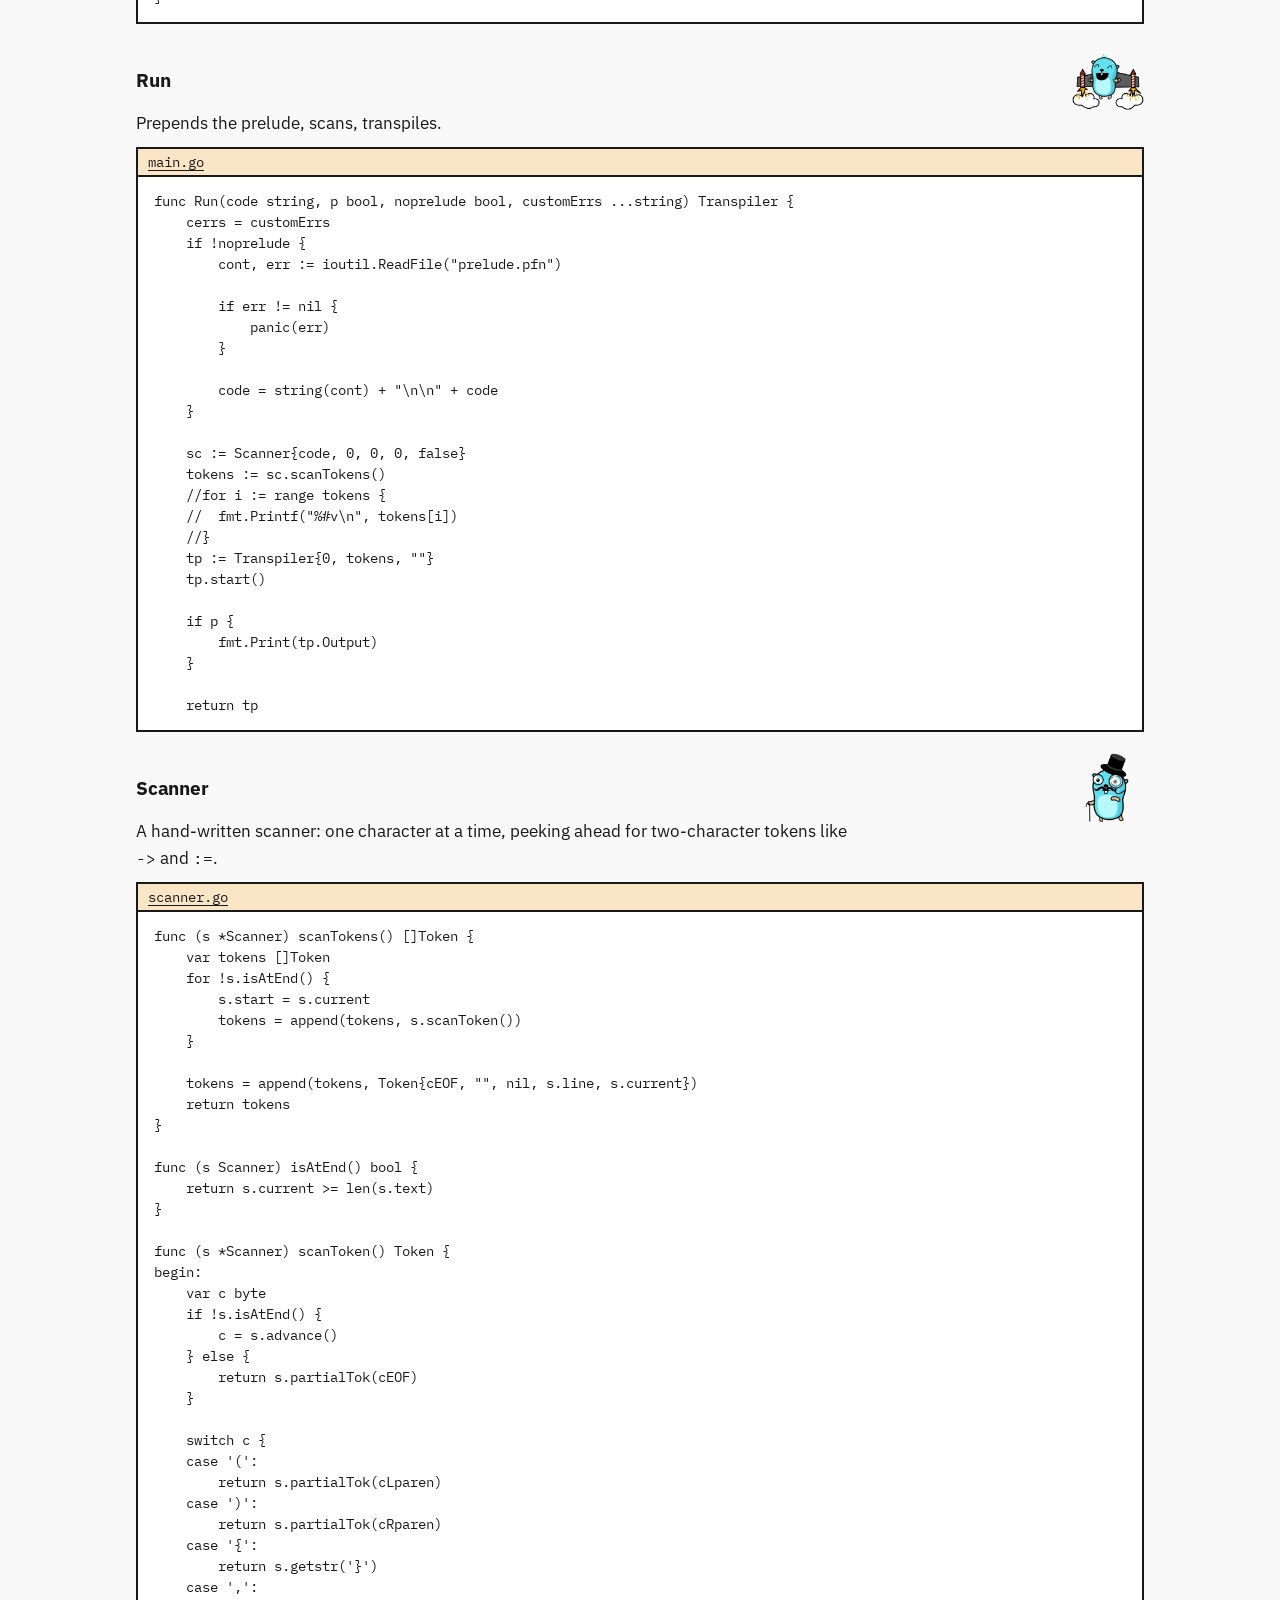
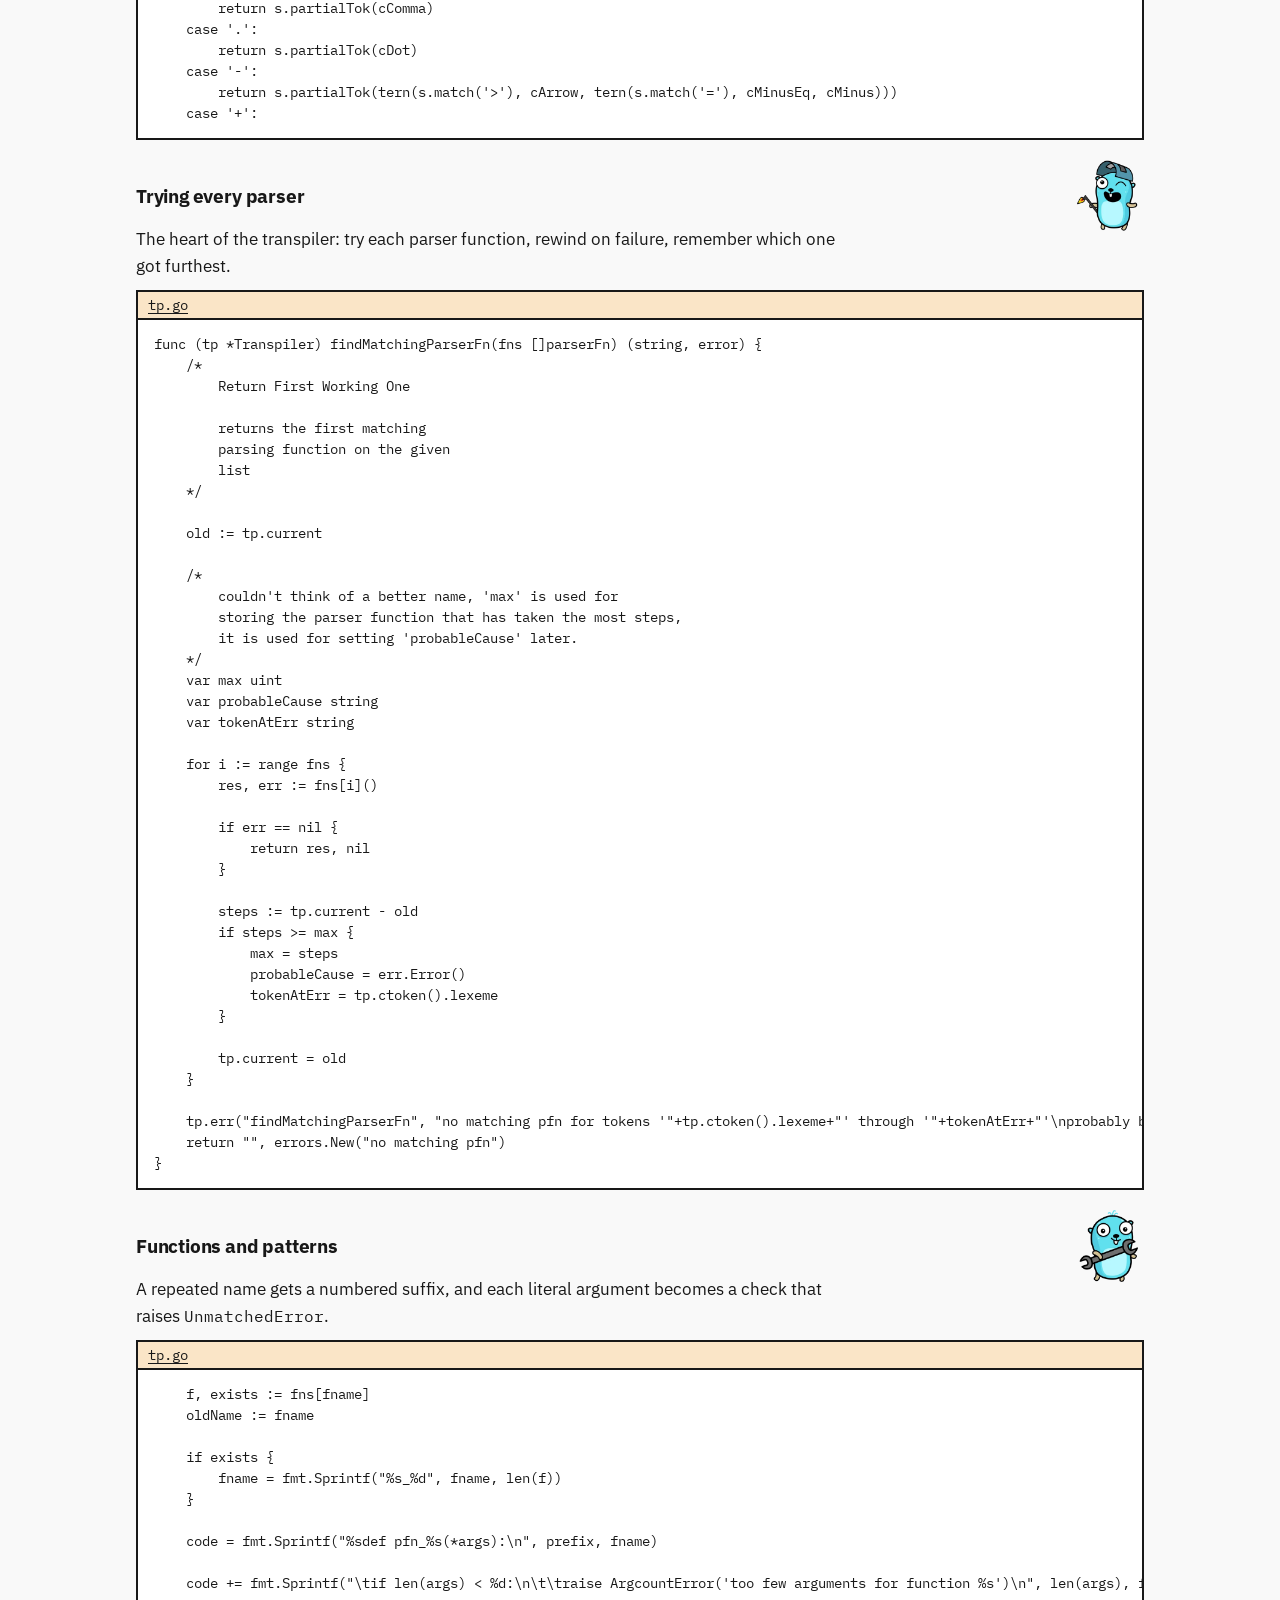
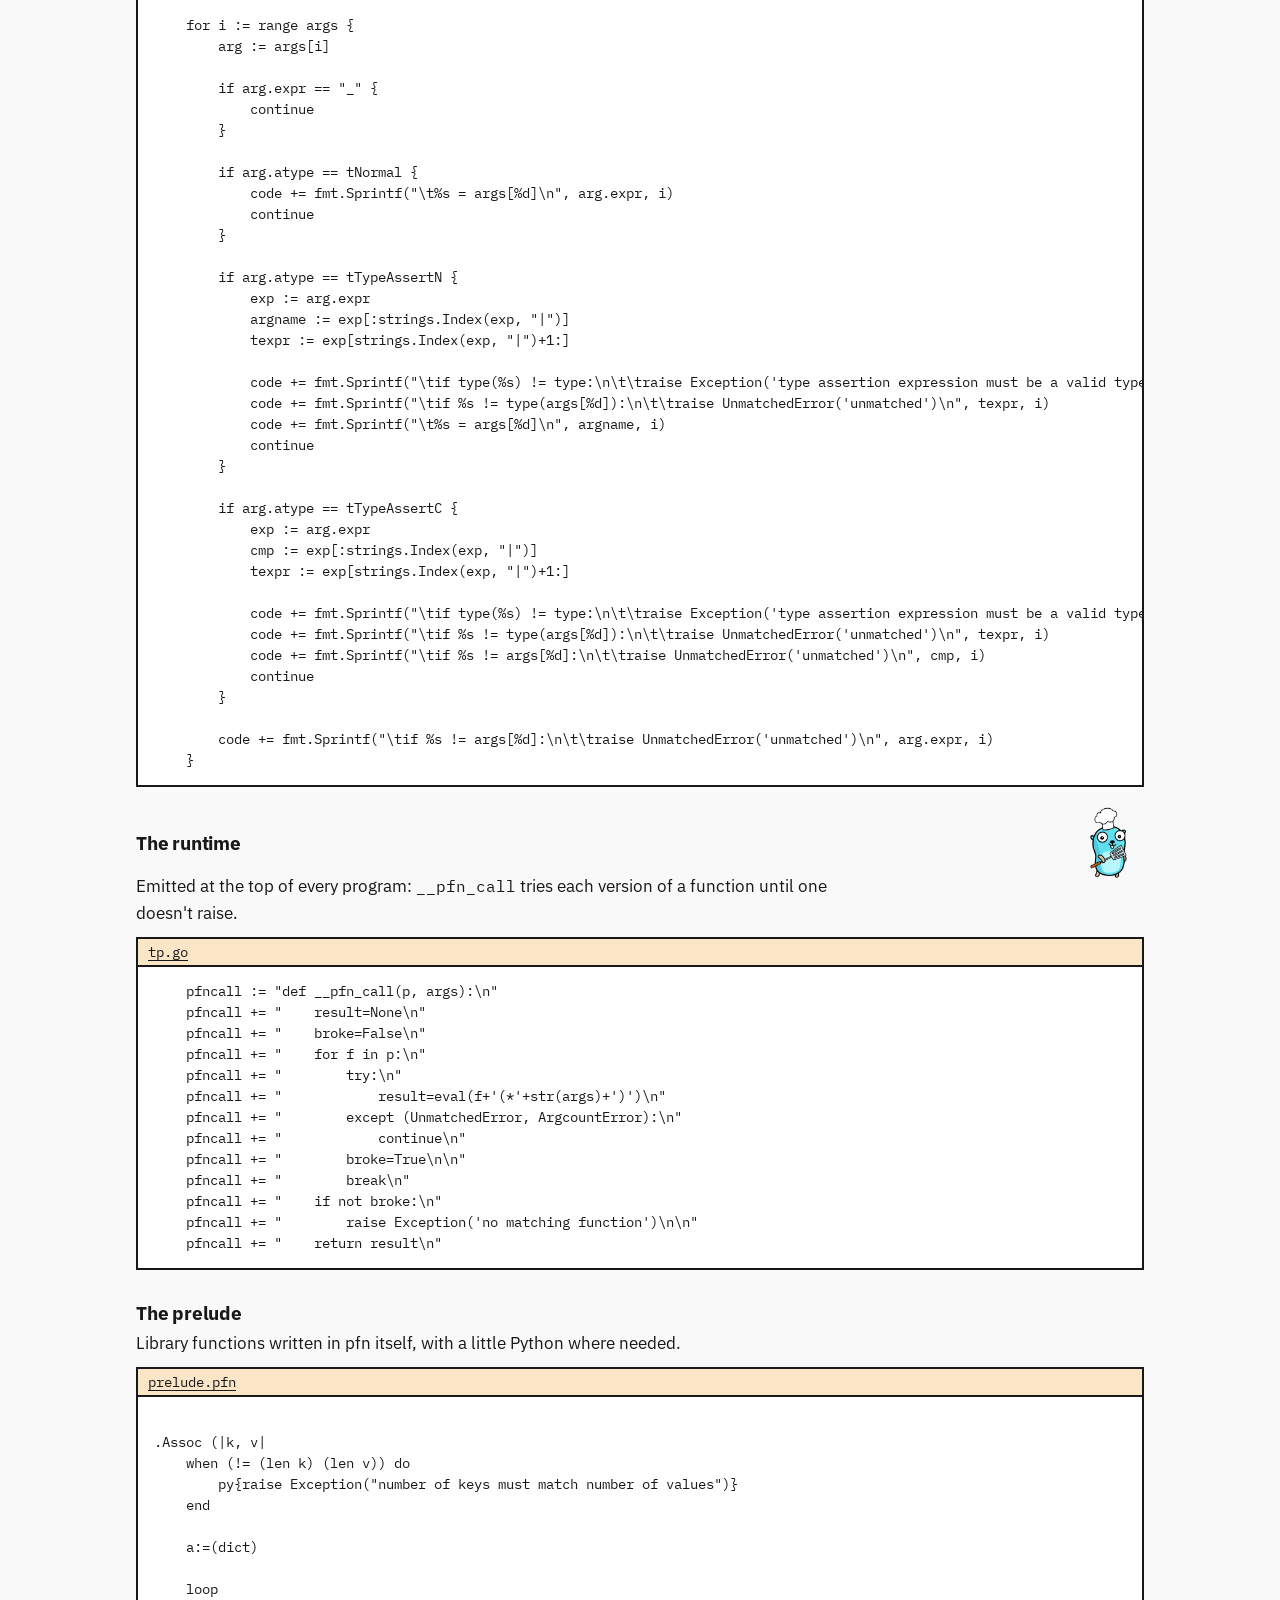
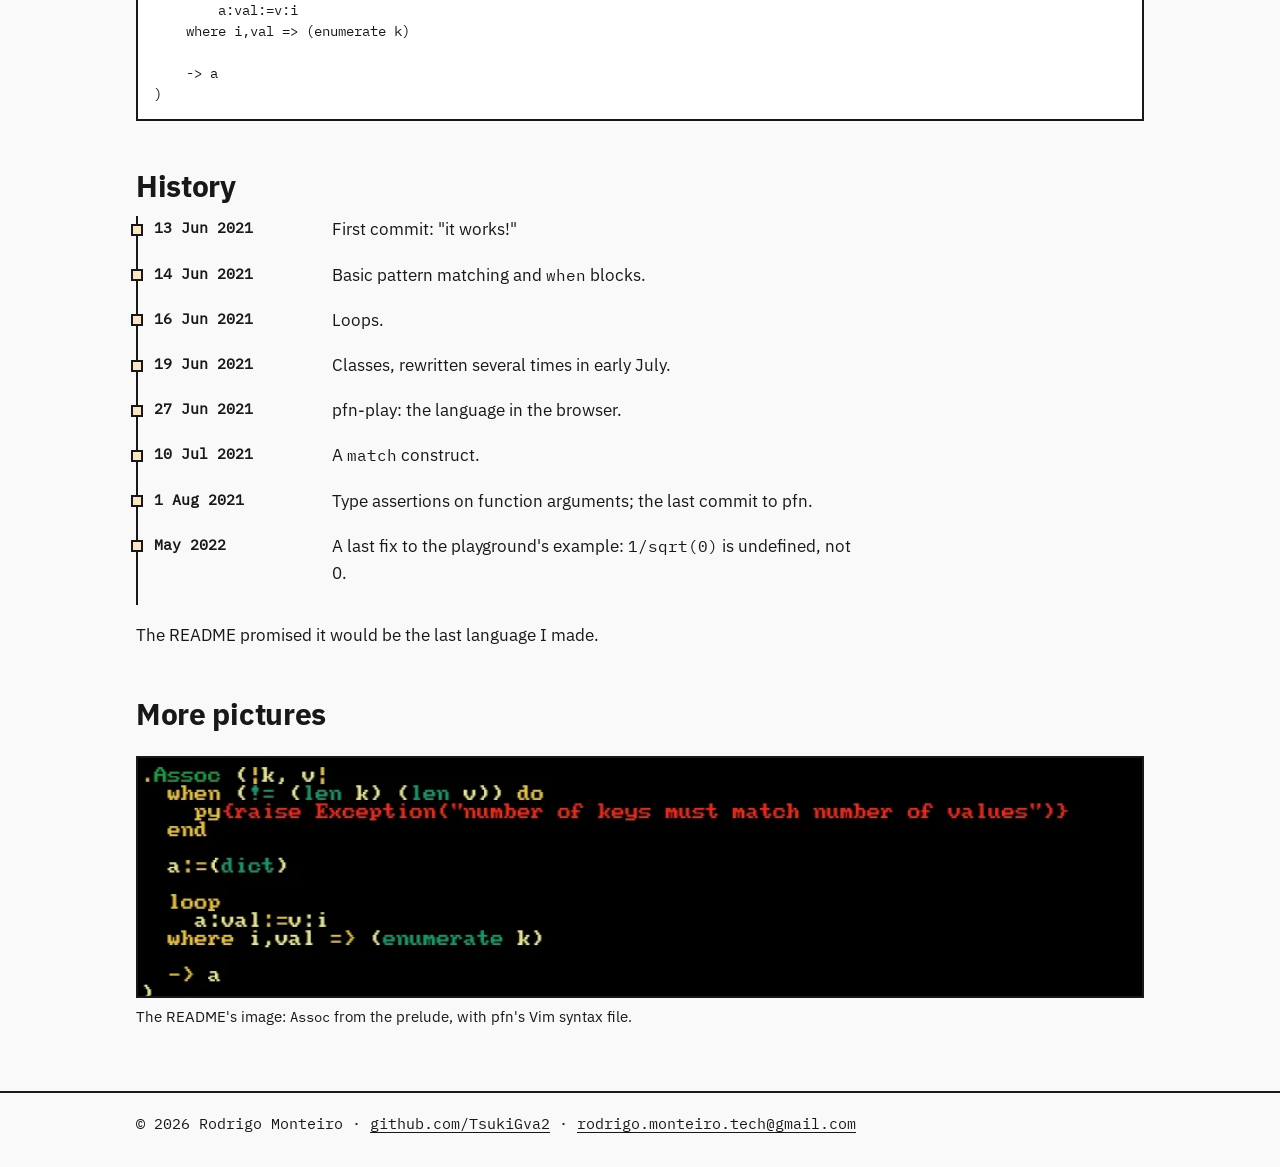
<file: site/projects/pfn.html>
<!doctype html>
<html lang="en">
<head>
<meta charset="utf-8">
<meta name="viewport" content="width=device-width, initial-scale=1">
<title>pfn · Rodrigo Monteiro</title>
<meta name="description" content="pfn, a small language that transpiles to Python, and pfn-play, its web playground.">
<link rel="icon" href="data:,">
<link rel="stylesheet" href="../assets/style.css">
</head>
<body>
<a class="skip" href="#main">Skip to content</a>
<div class="band-dark">
<header class="site-header">
  <div class="wrap">
    <a class="brand" href="../index.html">give me your data!</a>
    <nav aria-label="Main"><ul class="nav"><li><a href="../index.html"><svg viewBox="0 0 8 8" aria-hidden="true"><path d="M3 0h2v1h1v1h1v1h1v1H0V3h1V2h1V1h1zM1 5h6v3H5V6H3v2H1z"/></svg>Home</a></li><li><a href="../index.html#projects" aria-current="page"><svg viewBox="0 0 8 8" aria-hidden="true"><path d="M0 1h3v1h5v6H0z"/></svg>Projects</a></li><li><a href="../cv.html"><svg viewBox="0 0 8 8" aria-hidden="true"><path d="M1 0h4v2h2v6H1z"/></svg>CV</a></li><li><a href="../about.html"><svg viewBox="0 0 8 8" aria-hidden="true"><path d="M3 0h2v3H3zM1 4h6v4H1z"/></svg>About</a></li></ul></nav>
    <a class="btn" href="../assets/cv.pdf" download>Download CV (PDF)</a>
  </div>
</header>
<section class="wrap proj-head" aria-labelledby="t"><p class="label"><a href="../index.html#projects">Projects</a></p><h1 id="t">pfn</h1><p class="intro">A small language I made in 2021 while learning how parsers work. It looks a bit like Lisp, borrows from Haskell, Ruby and Clojure, and transpiles to Python. pfn-play puts it in the browser.</p></section>
</div>
<main id="main" class="wrap page">
<dl class="facts"><div><dt>Role</dt><dd>Author</dd></div><div><dt>When</dt><dd>Jun – Aug 2021; playground fixes until May 2022</dd></div><div><dt>Stack</dt><dd>Go, Python as the target, CodeMirror</dd></div><div><dt>Links</dt><dd><a href="https://github.com/TsukiGva2/pfn">pfn</a> · <a href="https://github.com/TsukiGva2/pfn-play">pfn-play</a></dd></div></dl>
<section aria-labelledby="what-it-is"><h2 id="what-it-is">What it is</h2>
<p>You write functions with <code>.f(|x,y| -&gt; …)</code> and call them as <code>(f x y)</code>. A function can be defined several times with literal patterns in its arguments, like Haskell clauses, and <code>when … do … end</code> blocks handle conditions. pfn-play is a Go server with a CodeMirror editor: you type pfn, press Submit, and get back the Python. It used to run on Heroku; the screenshots below are from running it locally.</p><div class="figs"><figure><img src="../assets/img/projects/pfn-play-editor.webp" width="1200" height="560" alt="pfn-play in the browser: a dark code editor with a pfn program that defines iSqrt three times, and Submit, vim mode and prelude buttons below."><figcaption>pfn-play with the README's square-root example.</figcaption></figure><figure><img src="../assets/img/projects/pfn-play-output.webp" width="634" height="750" loading="lazy" alt="The Python that pfn-play returns: the runtime helpers, then pfn_iSqrt, pfn_iSqrt_1 and pfn_iSqrt_2, each raising UnmatchedError when its pattern does not match."><figcaption>What comes back. I ran it: 4 gives 0.5, 0 gives "undefined", −2 gives "no real sqrt".</figcaption></figure></div>
</section>
<section aria-labelledby="design-decisions"><h2 id="design-decisions">Design decisions</h2>
<ul class="decisions"><li><strong>Prefix calls, after losing to precedence.</strong> I spent two weeks trying to parse <code>1 + 2 - 2 + 2 / 3 * 2</code>, gave up after a few stack overflows, tried <code>+(x,y)</code>, noticed it turned into Lisp once nested, and switched to Lisp-style calls.</li><li><strong>Transpile to Python.</strong> No interpreter to write: pfn emits Python source, and Python does the running. A <code>py {…}</code> block drops raw Python in when pfn can't express something.</li><li><strong>Pattern matching as a chain of functions.</strong> Each definition of <code>f</code> becomes its own Python function (<code>pfn_f</code>, <code>pfn_f_1</code>, …) that raises <code>UnmatchedError</code> if its pattern fails. A call tries them in order until one returns.</li><li><strong>A parser that tries everything.</strong> Each construct is a parser function. They are tried in turn, rewinding on failure, and the error reported is the one from the parser that got furthest.</li><li><strong>The standard library is written in pfn.</strong> <code>prelude.pfn</code> is prepended to every program unless you turn it off.</li></ul>
</section>
<section aria-labelledby="code-overview"><h2 id="code-overview">Code overview</h2>
<p>About 1,800 lines of Go. Here is a program going from the editor to Python:</p><figure class="diagram"><div class="diagram-scroll"><img src="../assets/diagrams/pfn.svg" loading="lazy" alt="Data flow: the browser posts pfn code to pfn-play's /execute handler, which calls pfn.Run; Run prepends prelude.pfn, the Scanner turns text into tokens, the Transpiler turns tokens into Python source, which is returned as text."></div><figcaption>Architecture, drawn with PlantUML (source in <code>diagrams/pfn.puml</code>).</figcaption></figure><p class="gopher-credit">Gophers from the <a href="https://github.com/MariaLetta/free-gophers-pack">Free Gophers Pack</a> by Maria Letta (<a href="https://github.com/TsukiGva2/free-gophers-pack">fork</a>), licensed CC0. Go gopher designed by Renée French.</p><div class="part"><h3>pfn-play: the server<img class="gopher" src="../assets/img/gophers/gopher-48.webp" width="72" height="72" alt="" aria-hidden="true" loading="lazy"></h3><p>Serves the editor and hands the posted code to <code>pfn.Run</code>.</p><figure class="code"><figcaption><a href="https://github.com/TsukiGva2/pfn-play/blob/master/http.go">http.go (pfn-play)</a></figcaption><pre><code>package main

import (
	&quot;net/http&quot;
	&quot;os&quot;

	&quot;github.com/TsukiGva2/pfn&quot;
)

func main() {
	port := os.Getenv(&quot;PORT&quot;)
	if port == &quot;&quot; {
		port = &quot;8080&quot;
	}

	http.HandleFunc(&quot;/execute&quot;, runpfn)
	http.Handle(&quot;/&quot;, http.FileServer(http.Dir(&quot;public&quot;)))
	http.ListenAndServe(&quot;:&quot;+port, nil)
}

func runpfn(wr http.ResponseWriter, r *http.Request) {
	query := r.URL.Query()

	noprelude := false

	np, exists := query[&quot;noprelude&quot;]
	if exists &amp;&amp; np[0] == &quot;true&quot; {
		noprelude = true
	}

	res := pfn.Run(r.FormValue(&quot;code&quot;), false, noprelude).Output
	wr.Write([]byte(res))
}</code></pre></figure></div><div class="part"><h3>Run<img class="gopher" src="../assets/img/gophers/gopher-47.webp" width="72" height="72" alt="" aria-hidden="true" loading="lazy"></h3><p>Prepends the prelude, scans, transpiles.</p><figure class="code"><figcaption><a href="https://github.com/TsukiGva2/pfn/blob/main/main.go#L8-L32">main.go</a></figcaption><pre><code>func Run(code string, p bool, noprelude bool, customErrs ...string) Transpiler {
	cerrs = customErrs
	if !noprelude {
		cont, err := ioutil.ReadFile(&quot;prelude.pfn&quot;)

		if err != nil {
			panic(err)
		}

		code = string(cont) + &quot;\n\n&quot; + code
	}

	sc := Scanner{code, 0, 0, 0, false}
	tokens := sc.scanTokens()
	//for i := range tokens {
	//  fmt.Printf(&quot;%#v\n&quot;, tokens[i])
	//}
	tp := Transpiler{0, tokens, &quot;&quot;}
	tp.start()

	if p {
		fmt.Print(tp.Output)
	}

	return tp</code></pre></figure></div><div class="part"><h3>Scanner<img class="gopher" src="../assets/img/gophers/gopher-50.webp" width="72" height="72" alt="" aria-hidden="true" loading="lazy"></h3><p>A hand-written scanner: one character at a time, peeking ahead for two-character tokens like <code>-&gt;</code> and <code>:=</code>.</p><figure class="code"><figcaption><a href="https://github.com/TsukiGva2/pfn/blob/main/scanner.go#L93-L130">scanner.go</a></figcaption><pre><code>func (s *Scanner) scanTokens() []Token {
	var tokens []Token
	for !s.isAtEnd() {
		s.start = s.current
		tokens = append(tokens, s.scanToken())
	}

	tokens = append(tokens, Token{cEOF, &quot;&quot;, nil, s.line, s.current})
	return tokens
}

func (s Scanner) isAtEnd() bool {
	return s.current &gt;= len(s.text)
}

func (s *Scanner) scanToken() Token {
begin:
	var c byte
	if !s.isAtEnd() {
		c = s.advance()
	} else {
		return s.partialTok(cEOF)
	}

	switch c {
	case &#x27;(&#x27;:
		return s.partialTok(cLparen)
	case &#x27;)&#x27;:
		return s.partialTok(cRparen)
	case &#x27;{&#x27;:
		return s.getstr(&#x27;}&#x27;)
	case &#x27;,&#x27;:
		return s.partialTok(cComma)
	case &#x27;.&#x27;:
		return s.partialTok(cDot)
	case &#x27;-&#x27;:
		return s.partialTok(tern(s.match(&#x27;&gt;&#x27;), cArrow, tern(s.match(&#x27;=&#x27;), cMinusEq, cMinus)))
	case &#x27;+&#x27;:</code></pre></figure></div><div class="part"><h3>Trying every parser<img class="gopher" src="../assets/img/gophers/gopher-45.webp" width="72" height="72" alt="" aria-hidden="true" loading="lazy"></h3><p>The heart of the transpiler: try each parser function, rewind on failure, remember which one got furthest.</p><figure class="code"><figcaption><a href="https://github.com/TsukiGva2/pfn/blob/main/tp.go#L1383-L1422">tp.go</a></figcaption><pre><code>func (tp *Transpiler) findMatchingParserFn(fns []parserFn) (string, error) {
	/*
		Return First Working One

		returns the first matching
		parsing function on the given
		list
	*/

	old := tp.current

	/*
		couldn&#x27;t think of a better name, &#x27;max&#x27; is used for
		storing the parser function that has taken the most steps,
		it is used for setting &#x27;probableCause&#x27; later.
	*/
	var max uint
	var probableCause string
	var tokenAtErr string

	for i := range fns {
		res, err := fns[i]()

		if err == nil {
			return res, nil
		}

		steps := tp.current - old
		if steps &gt;= max {
			max = steps
			probableCause = err.Error()
			tokenAtErr = tp.ctoken().lexeme
		}

		tp.current = old
	}

	tp.err(&quot;findMatchingParserFn&quot;, &quot;no matching pfn for tokens &#x27;&quot;+tp.ctoken().lexeme+&quot;&#x27; through &#x27;&quot;+tokenAtErr+&quot;&#x27;\nprobably because of this error: &quot;+probableCause)
	return &quot;&quot;, errors.New(&quot;no matching pfn&quot;)
}</code></pre></figure></div><div class="part"><h3>Functions and patterns<img class="gopher" src="../assets/img/gophers/gopher-59.webp" width="72" height="72" alt="" aria-hidden="true" loading="lazy"></h3><p>A repeated name gets a numbered suffix, and each literal argument becomes a check that raises <code>UnmatchedError</code>.</p><figure class="code"><figcaption><a href="https://github.com/TsukiGva2/pfn/blob/main/tp.go#L299-L345">tp.go</a></figcaption><pre><code>	f, exists := fns[fname]
	oldName := fname

	if exists {
		fname = fmt.Sprintf(&quot;%s_%d&quot;, fname, len(f))
	}

	code = fmt.Sprintf(&quot;%sdef pfn_%s(*args):\n&quot;, prefix, fname)

	code += fmt.Sprintf(&quot;\tif len(args) &lt; %d:\n\t\traise ArgcountError(&#x27;too few arguments for function %s&#x27;)\n&quot;, len(args), fname)

	for i := range args {
		arg := args[i]

		if arg.expr == &quot;_&quot; {
			continue
		}

		if arg.atype == tNormal {
			code += fmt.Sprintf(&quot;\t%s = args[%d]\n&quot;, arg.expr, i)
			continue
		}

		if arg.atype == tTypeAssertN {
			exp := arg.expr
			argname := exp[:strings.Index(exp, &quot;|&quot;)]
			texpr := exp[strings.Index(exp, &quot;|&quot;)+1:]

			code += fmt.Sprintf(&quot;\tif type(%s) != type:\n\t\traise Exception(&#x27;type assertion expression must be a valid type&#x27;)\n&quot;, texpr)
			code += fmt.Sprintf(&quot;\tif %s != type(args[%d]):\n\t\traise UnmatchedError(&#x27;unmatched&#x27;)\n&quot;, texpr, i)
			code += fmt.Sprintf(&quot;\t%s = args[%d]\n&quot;, argname, i)
			continue
		}

		if arg.atype == tTypeAssertC {
			exp := arg.expr
			cmp := exp[:strings.Index(exp, &quot;|&quot;)]
			texpr := exp[strings.Index(exp, &quot;|&quot;)+1:]

			code += fmt.Sprintf(&quot;\tif type(%s) != type:\n\t\traise Exception(&#x27;type assertion expression must be a valid type&#x27;)\n&quot;, texpr)
			code += fmt.Sprintf(&quot;\tif %s != type(args[%d]):\n\t\traise UnmatchedError(&#x27;unmatched&#x27;)\n&quot;, texpr, i)
			code += fmt.Sprintf(&quot;\tif %s != args[%d]:\n\t\traise UnmatchedError(&#x27;unmatched&#x27;)\n&quot;, cmp, i)
			continue
		}

		code += fmt.Sprintf(&quot;\tif %s != args[%d]:\n\t\traise UnmatchedError(&#x27;unmatched&#x27;)\n&quot;, arg.expr, i)
	}</code></pre></figure></div><div class="part"><h3>The runtime<img class="gopher" src="../assets/img/gophers/gopher-62.webp" width="72" height="72" alt="" aria-hidden="true" loading="lazy"></h3><p>Emitted at the top of every program: <code>__pfn_call</code> tries each version of a function until one doesn't raise.</p><figure class="code"><figcaption><a href="https://github.com/TsukiGva2/pfn/blob/main/tp.go#L112-L124">tp.go</a></figcaption><pre><code>	pfncall := &quot;def __pfn_call(p, args):\n&quot;
	pfncall += &quot;	result=None\n&quot;
	pfncall += &quot;	broke=False\n&quot;
	pfncall += &quot;	for f in p:\n&quot;
	pfncall += &quot;		try:\n&quot;
	pfncall += &quot;			result=eval(f+&#x27;(*&#x27;+str(args)+&#x27;)&#x27;)\n&quot;
	pfncall += &quot;		except (UnmatchedError, ArgcountError):\n&quot;
	pfncall += &quot;			continue\n&quot;
	pfncall += &quot;		broke=True\n\n&quot;
	pfncall += &quot;		break\n&quot;
	pfncall += &quot;	if not broke:\n&quot;
	pfncall += &quot;		raise Exception(&#x27;no matching function&#x27;)\n\n&quot;
	pfncall += &quot;	return result\n&quot;</code></pre></figure></div><div class="part"><h3>The prelude</h3><p>Library functions written in pfn itself, with a little Python where needed.</p><figure class="code"><figcaption><a href="https://github.com/TsukiGva2/pfn/blob/main/prelude.pfn#L22-L36">prelude.pfn</a></figcaption><pre><code>
.Assoc (|k, v|
	when (!= (len k) (len v)) do
		py{raise Exception(&quot;number of keys must match number of values&quot;)}
	end

	a:=(dict)

	loop
		a:val:=v:i
	where i,val =&gt; (enumerate k)

	-&gt; a
)</code></pre></figure></div>
</section>
<section aria-labelledby="history"><h2 id="history">History</h2>
<ol class="timeline"><li><span class="when">13 Jun 2021</span><span>First commit: "it works!"</span></li><li><span class="when">14 Jun 2021</span><span>Basic pattern matching and <code>when</code> blocks.</span></li><li><span class="when">16 Jun 2021</span><span>Loops.</span></li><li><span class="when">19 Jun 2021</span><span>Classes, rewritten several times in early July.</span></li><li><span class="when">27 Jun 2021</span><span>pfn-play: the language in the browser.</span></li><li><span class="when">10 Jul 2021</span><span>A <code>match</code> construct.</span></li><li><span class="when">1 Aug 2021</span><span>Type assertions on function arguments; the last commit to pfn.</span></li><li><span class="when">May 2022</span><span>A last fix to the playground's example: <code>1/sqrt(0)</code> is undefined, not 0.</span></li></ol><p>The README promised it would be the last language I made.</p>
</section>
<section aria-labelledby="more-pictures"><h2 id="more-pictures">More pictures</h2>
<div class="figs"><figure><img src="../assets/img/projects/pfn-assoc.webp" width="888" height="210" loading="lazy" alt="pfn code for an Assoc function, syntax-highlighted in yellow, red and green on black: a when check, a dict, and a loop over enumerate."><figcaption>The README's image: <code>Assoc</code> from the prelude, with pfn's Vim syntax file.</figcaption></figure></div>
</section>
</main>
<footer class="site-footer">
  <div class="wrap">© 2026 Rodrigo Monteiro · <a href="https://github.com/TsukiGva2">github.com/TsukiGva2</a> · <a href="mailto:rodrigo.monteiro.tech@gmail.com">rodrigo.monteiro.tech@gmail.com</a></div>
</footer>
</body>
</html>
</file>
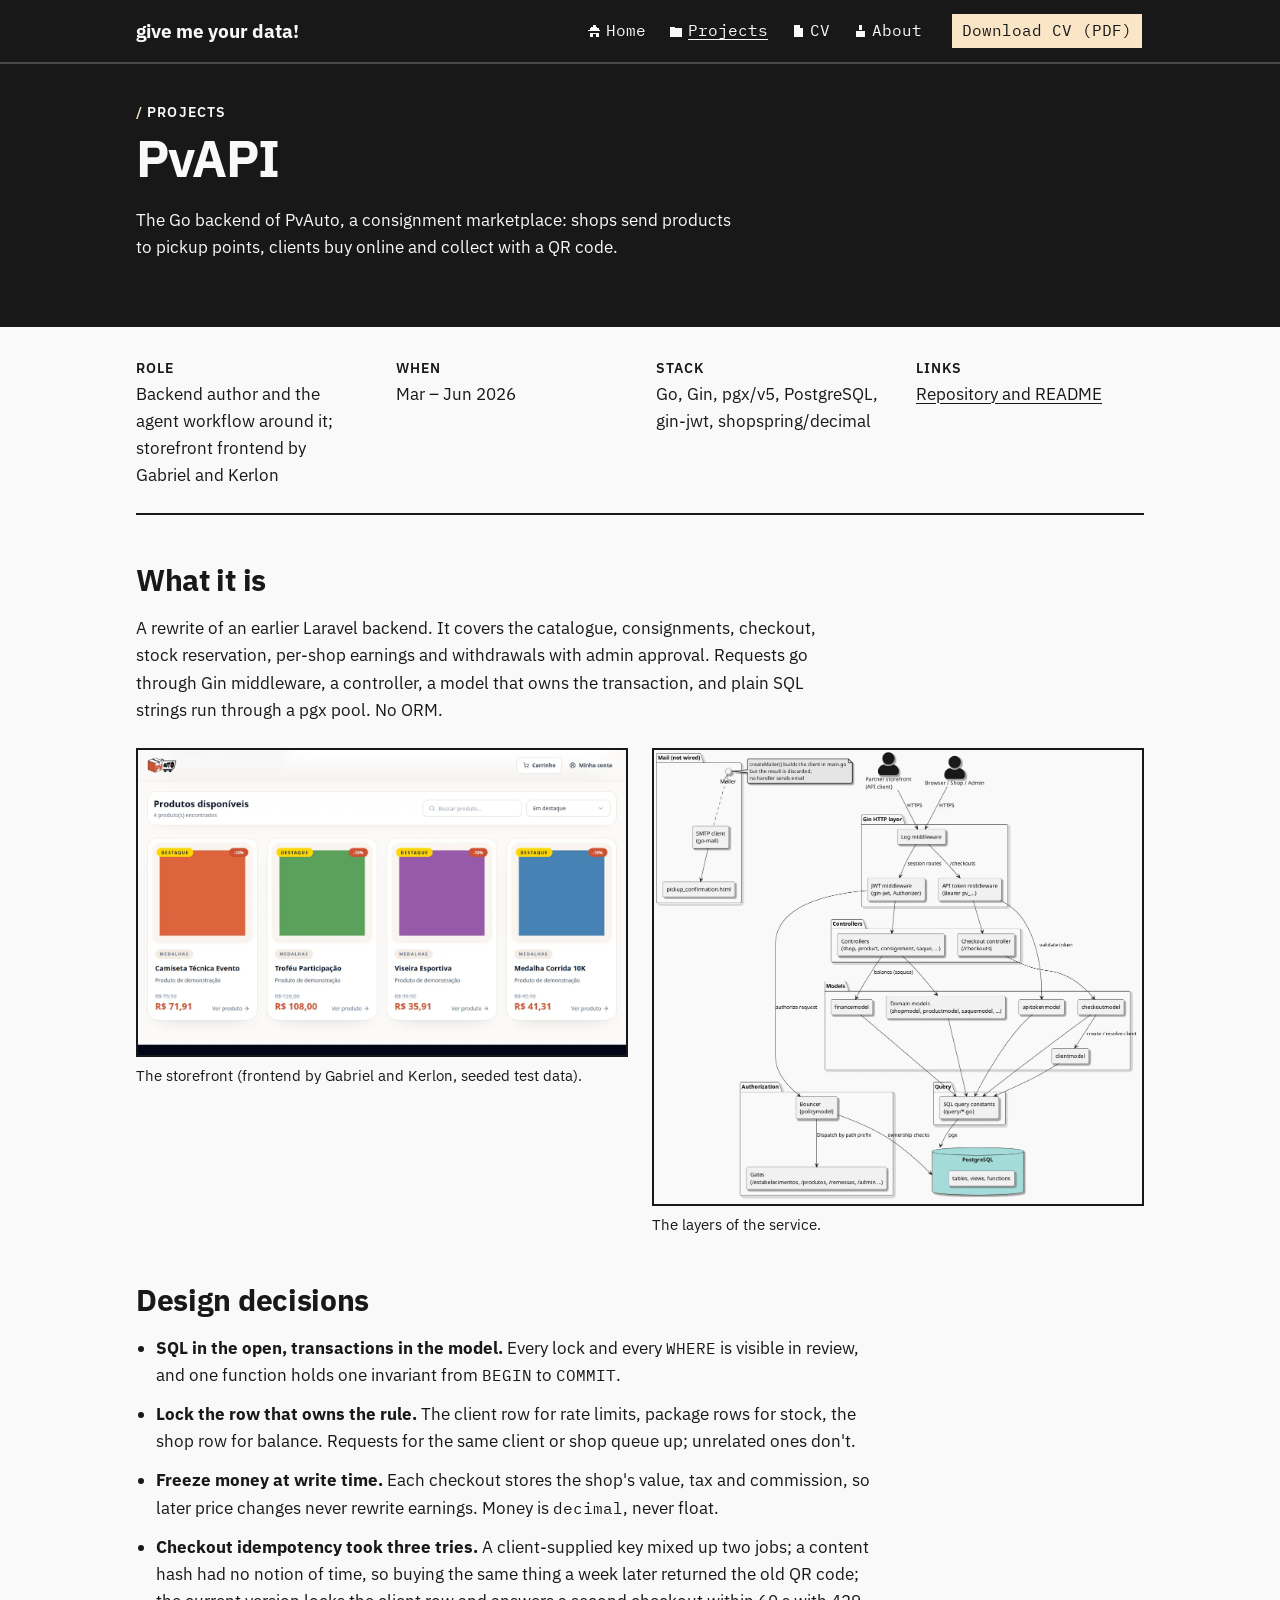
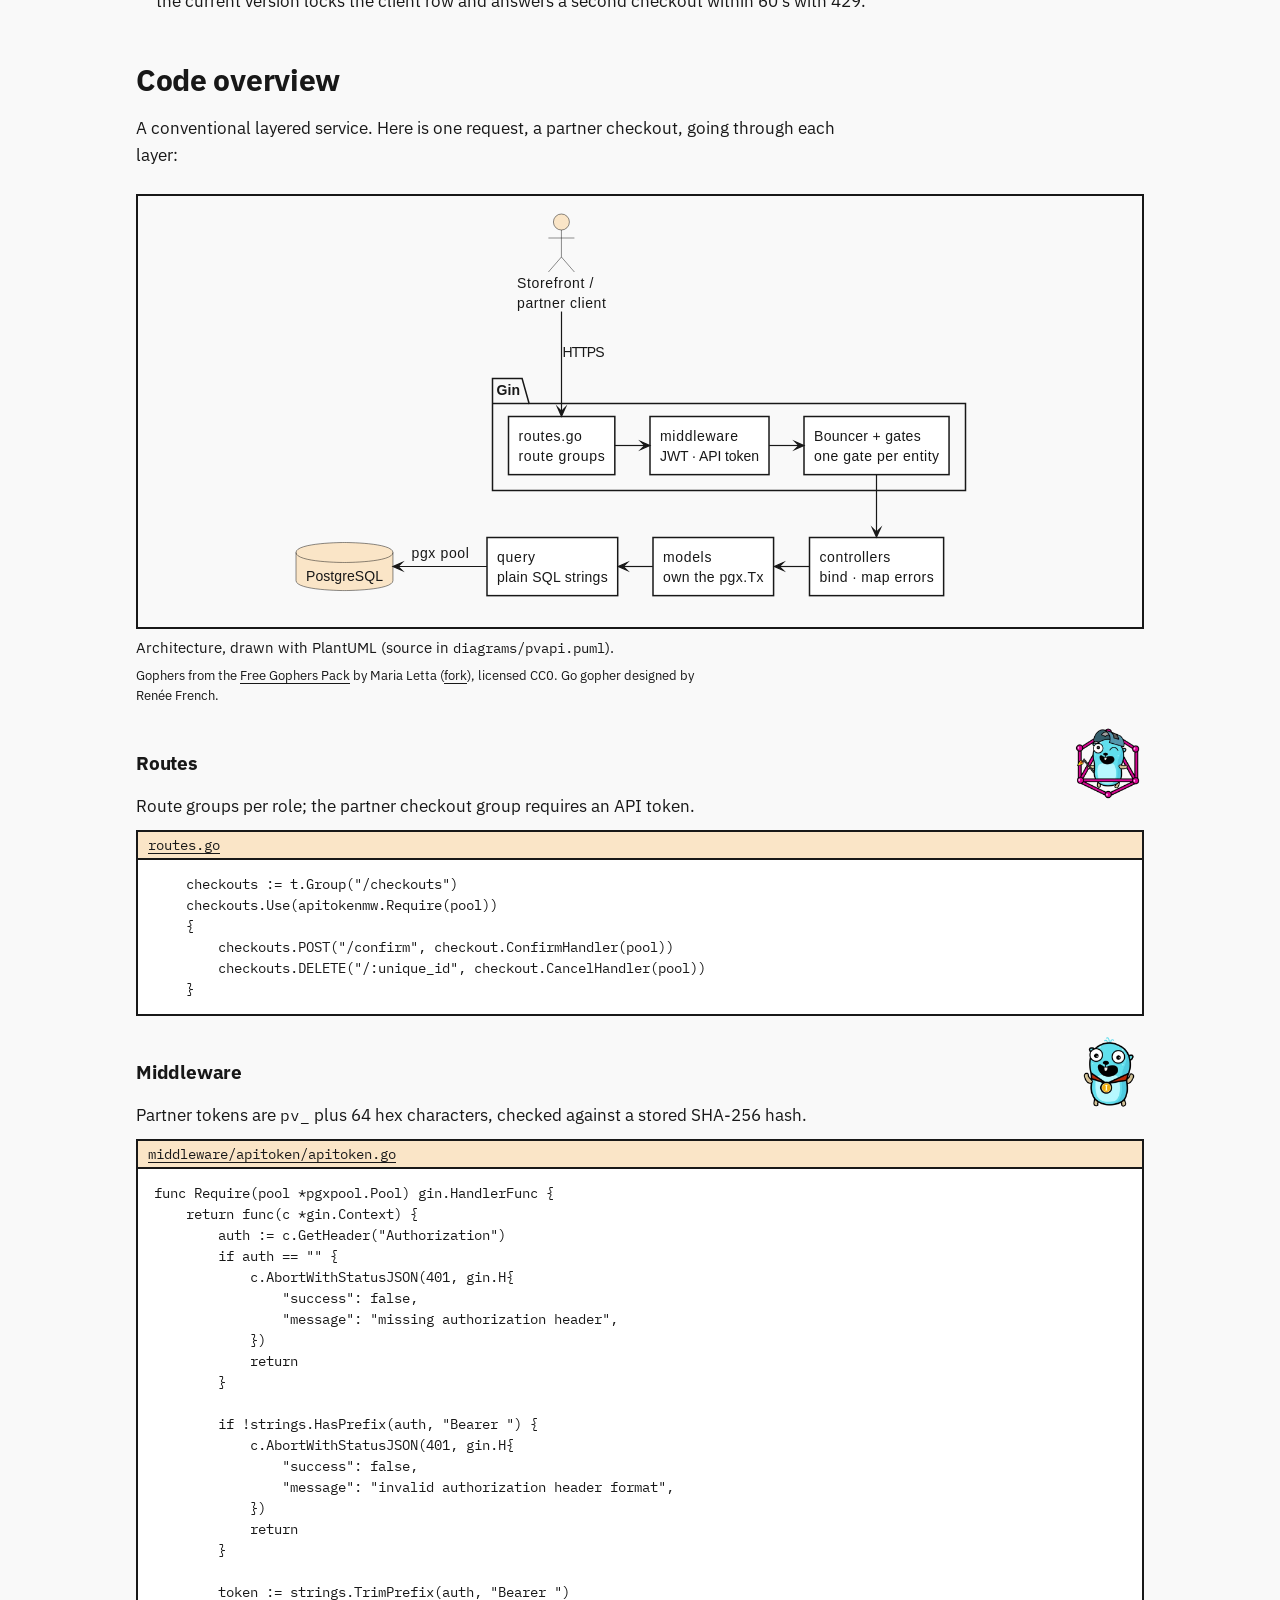
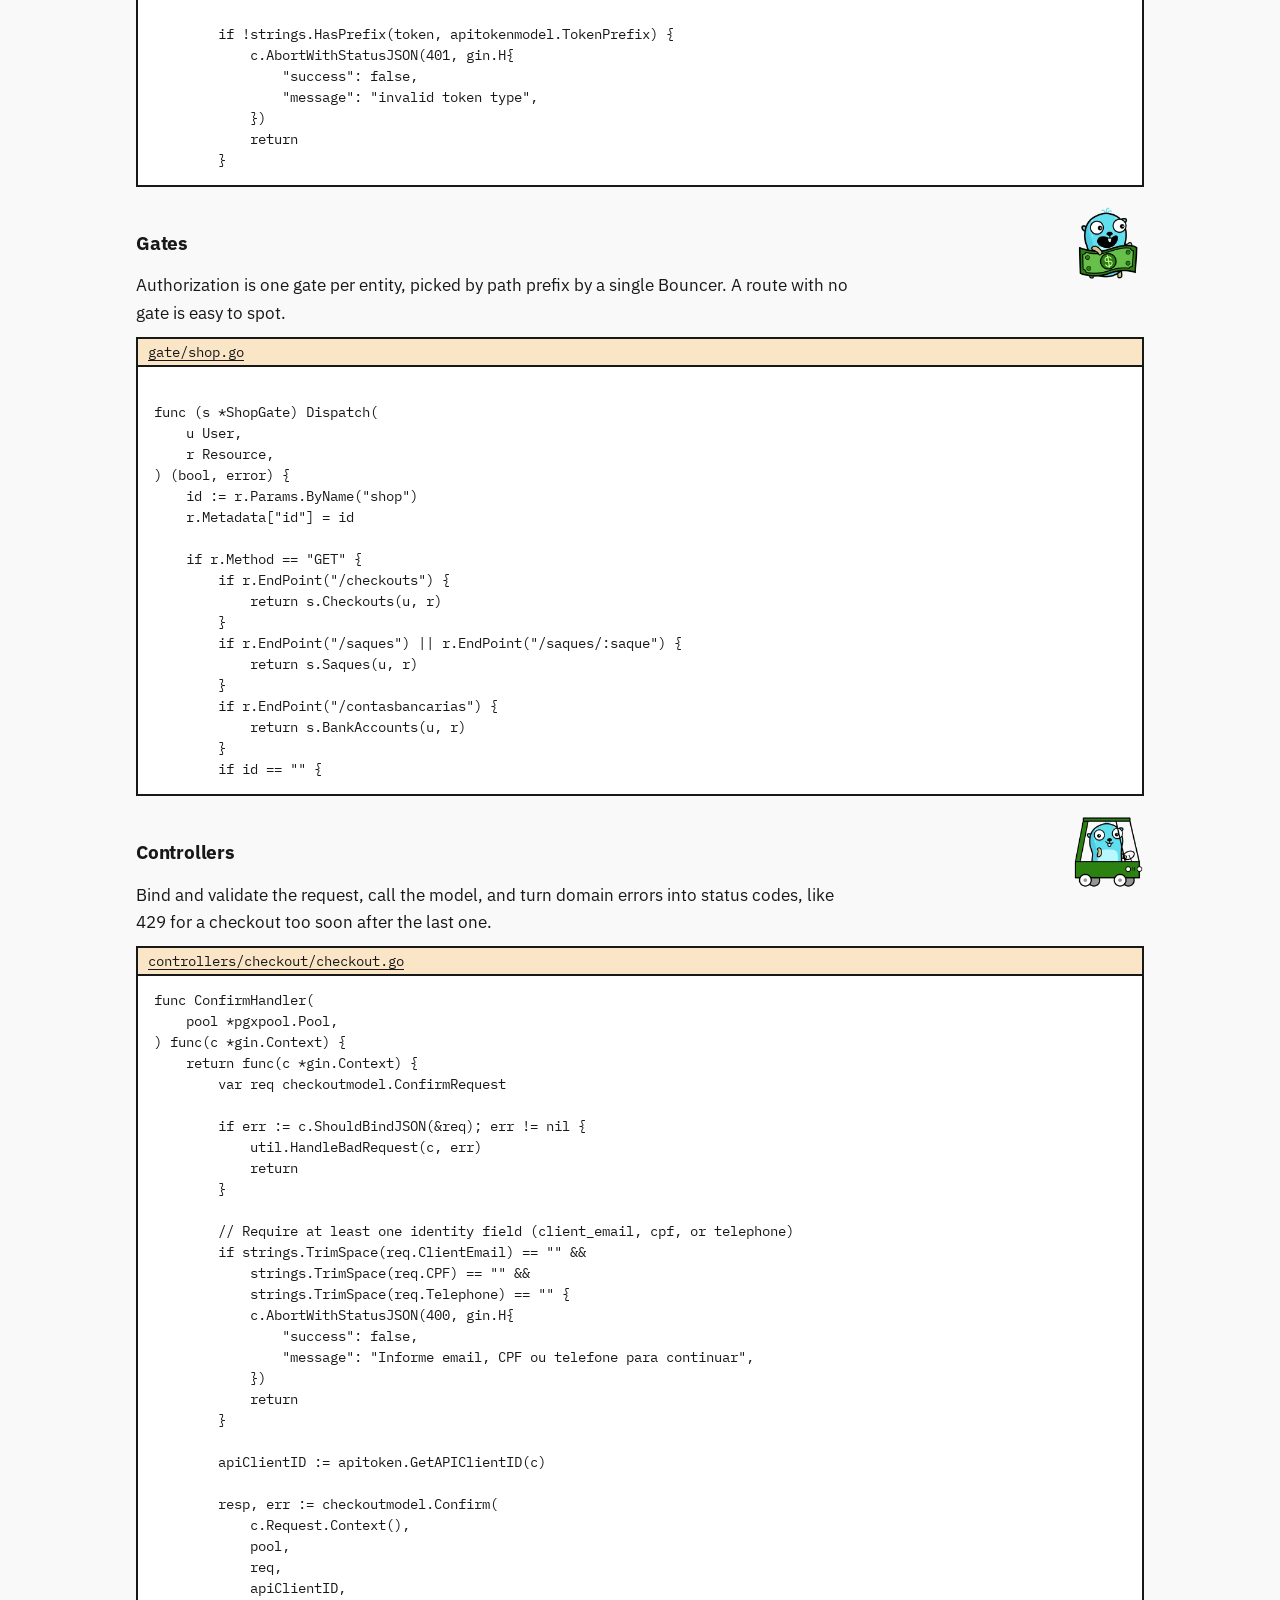
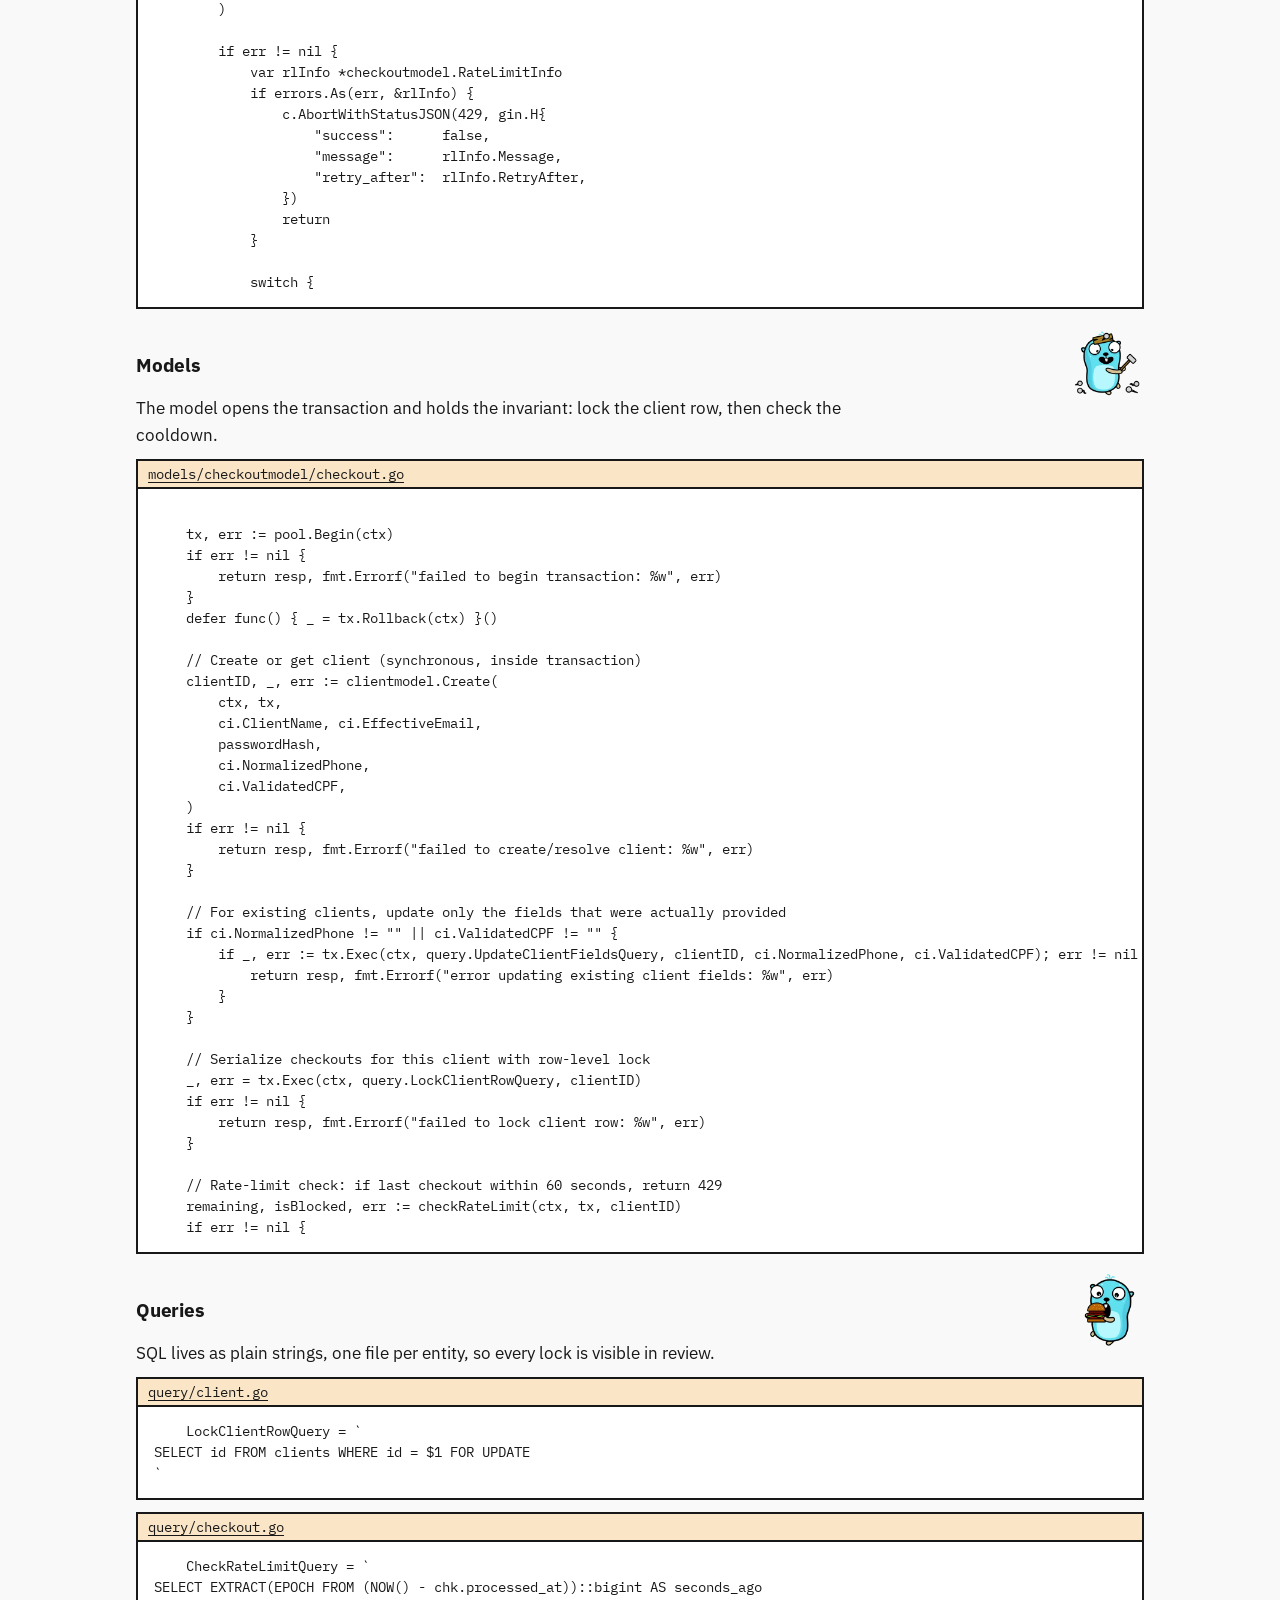
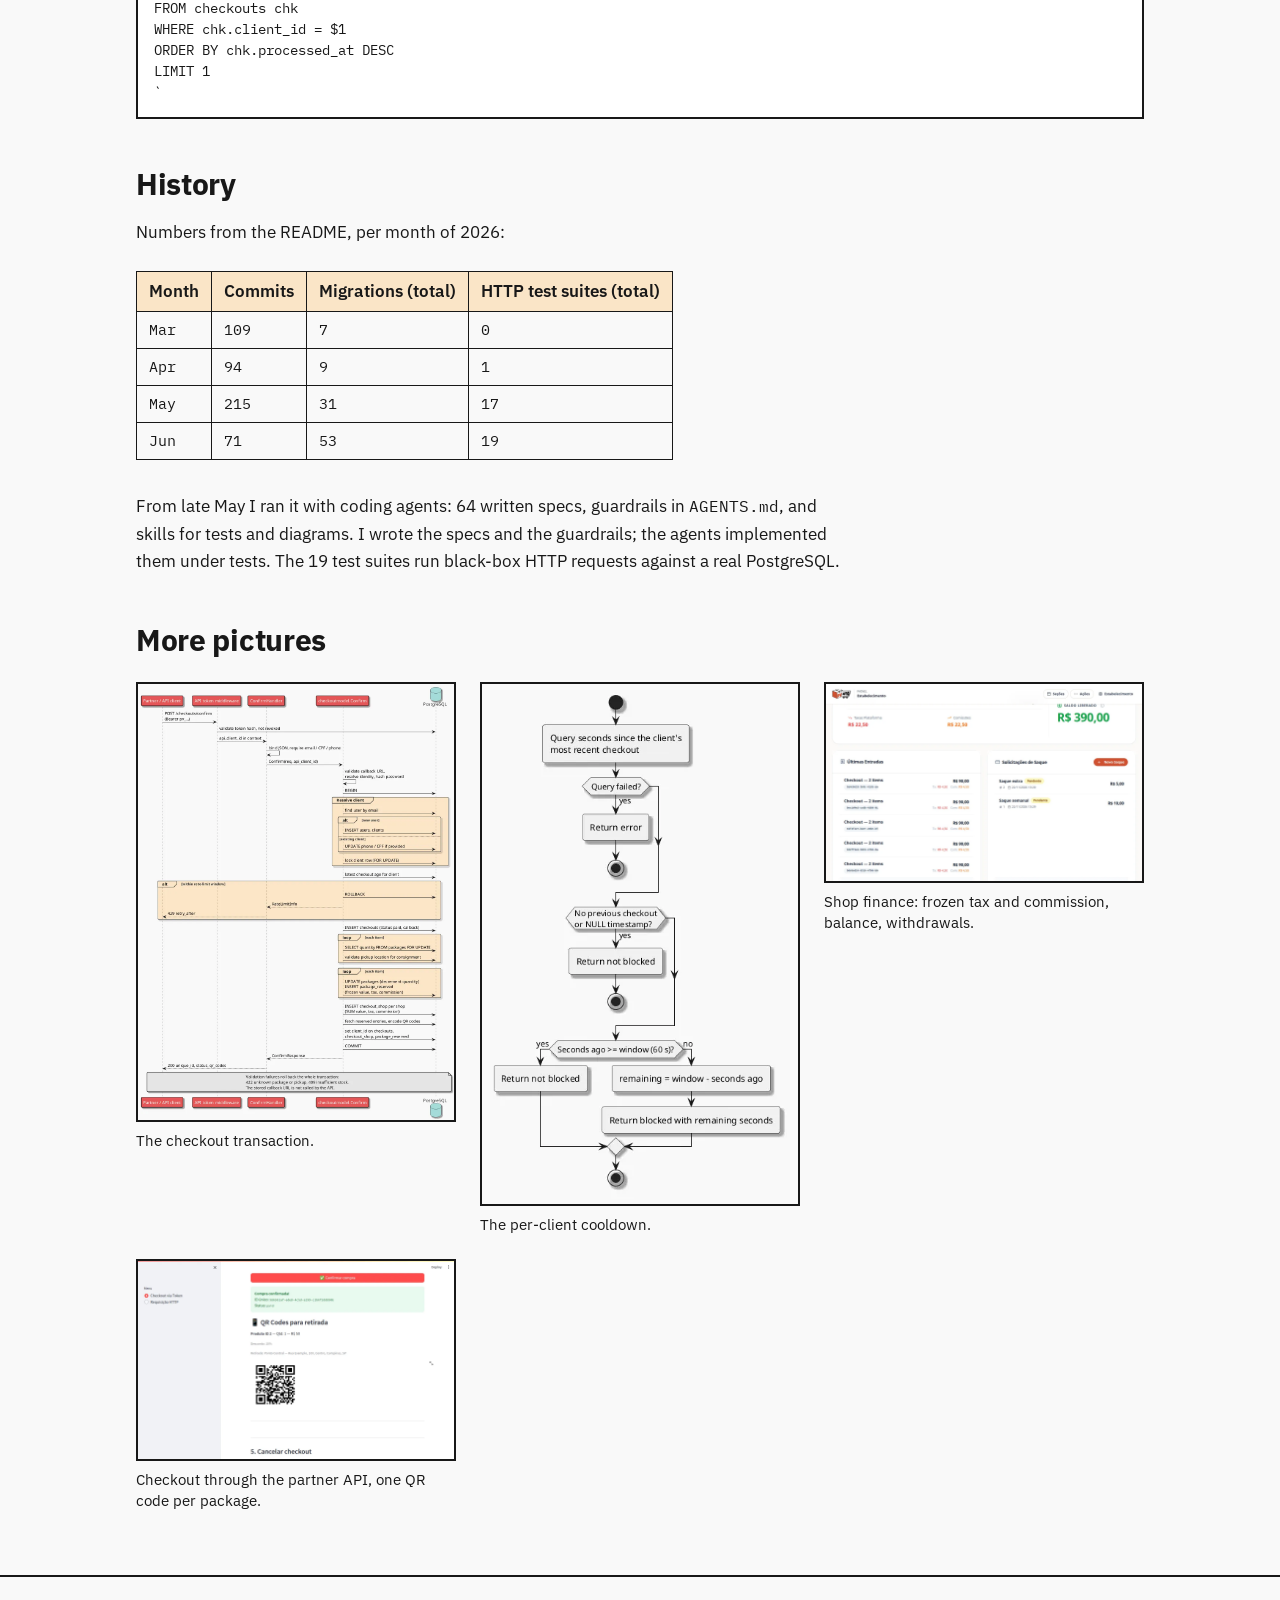
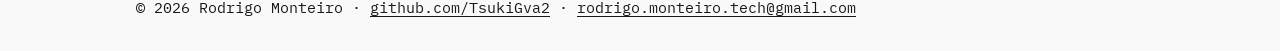
<file: site/projects/pvapi.html>
<!doctype html>
<html lang="en">
<head>
<meta charset="utf-8">
<meta name="viewport" content="width=device-width, initial-scale=1">
<title>PvAPI · Rodrigo Monteiro</title>
<meta name="description" content="The Go backend of PvAuto, a consignment marketplace: shops send products to pickup points, clients buy online and collect with a QR code.">
<link rel="icon" href="data:,">
<link rel="stylesheet" href="../assets/style.css">
</head>
<body>
<a class="skip" href="#main">Skip to content</a>
<div class="band-dark">
<header class="site-header">
  <div class="wrap">
    <a class="brand" href="../index.html">give me your data!</a>
    <nav aria-label="Main"><ul class="nav"><li><a href="../index.html"><svg viewBox="0 0 8 8" aria-hidden="true"><path d="M3 0h2v1h1v1h1v1h1v1H0V3h1V2h1V1h1zM1 5h6v3H5V6H3v2H1z"/></svg>Home</a></li><li><a href="../index.html#projects" aria-current="page"><svg viewBox="0 0 8 8" aria-hidden="true"><path d="M0 1h3v1h5v6H0z"/></svg>Projects</a></li><li><a href="../cv.html"><svg viewBox="0 0 8 8" aria-hidden="true"><path d="M1 0h4v2h2v6H1z"/></svg>CV</a></li><li><a href="../about.html"><svg viewBox="0 0 8 8" aria-hidden="true"><path d="M3 0h2v3H3zM1 4h6v4H1z"/></svg>About</a></li></ul></nav>
    <a class="btn" href="../assets/cv.pdf" download>Download CV (PDF)</a>
  </div>
</header>
<section class="wrap proj-head" aria-labelledby="t"><p class="label"><a href="../index.html#projects">Projects</a></p><h1 id="t">PvAPI</h1><p class="intro">The Go backend of PvAuto, a consignment marketplace: shops send products to pickup points, clients buy online and collect with a QR code.</p></section></div>
<main id="main" class="wrap page">
<dl class="facts"><div><dt>Role</dt><dd>Backend author and the agent workflow around it; storefront frontend by Gabriel and Kerlon</dd></div><div><dt>When</dt><dd>Mar – Jun 2026</dd></div><div><dt>Stack</dt><dd>Go, Gin, pgx/v5, PostgreSQL, gin-jwt, shopspring/decimal</dd></div><div><dt>Links</dt><dd><a href="https://github.com/MyTempoESP/PvAPI">Repository and README</a></dd></div></dl>
<section aria-labelledby="what-it-is"><h2 id="what-it-is">What it is</h2>
<p>A rewrite of an earlier Laravel backend. It covers the catalogue, consignments, checkout, stock reservation, per-shop earnings and withdrawals with admin approval. Requests go through Gin middleware, a controller, a model that owns the transaction, and plain SQL strings run through a pgx pool. No ORM.</p><div class="figs"><figure><img src="../assets/img/projects/pvapi-storefront.webp" width="1280" height="800" alt="PvAuto storefront listing products with prices."><figcaption>The storefront (frontend by Gabriel and Kerlon, seeded test data).</figcaption></figure><figure><img src="../assets/img/projects/pvapi-architecture.webp" width="1276" height="1187" loading="lazy" alt="Component diagram: Gin, middleware, Bouncer and gates, controllers, models, query package, PostgreSQL."><figcaption>The layers of the service.</figcaption></figure></div>
</section>
<section aria-labelledby="design-decisions"><h2 id="design-decisions">Design decisions</h2>
<ul class="decisions"><li><strong>SQL in the open, transactions in the model.</strong> Every lock and every <code>WHERE</code> is visible in review, and one function holds one invariant from <code>BEGIN</code> to <code>COMMIT</code>.</li><li><strong>Lock the row that owns the rule.</strong> The client row for rate limits, package rows for stock, the shop row for balance. Requests for the same client or shop queue up; unrelated ones don't.</li><li><strong>Freeze money at write time.</strong> Each checkout stores the shop's value, tax and commission, so later price changes never rewrite earnings. Money is <code>decimal</code>, never float.</li><li><strong>Checkout idempotency took three tries.</strong> A client-supplied key mixed up two jobs; a content hash had no notion of time, so buying the same thing a week later returned the old QR code; the current version locks the client row and answers a second checkout within 60 s with 429.</li></ul>
</section>
<section aria-labelledby="code-overview"><h2 id="code-overview">Code overview</h2>
<p>A conventional layered service. Here is one request, a partner checkout, going through each layer:</p><figure class="diagram"><div class="diagram-scroll"><img src="../assets/diagrams/pvapi.svg" loading="lazy" alt="Layered architecture: clients call Gin routes, which pass through middleware and authorization gates to controllers, models that own the transaction, plain SQL in the query package, and PostgreSQL."></div><figcaption>Architecture, drawn with PlantUML (source in <code>diagrams/pvapi.puml</code>).</figcaption></figure><p class="gopher-credit">Gophers from the <a href="https://github.com/MariaLetta/free-gophers-pack">Free Gophers Pack</a> by Maria Letta (<a href="https://github.com/TsukiGva2/free-gophers-pack">fork</a>), licensed CC0. Go gopher designed by Renée French.</p><div class="part"><h3>Routes<img class="gopher" src="../assets/img/gophers/gopher-51.webp" width="72" height="72" alt="" aria-hidden="true" loading="lazy"></h3><p>Route groups per role; the partner checkout group requires an API token.</p><figure class="code"><figcaption><a href="https://github.com/MyTempoESP/PvAPI/blob/wip/routes.go#L236-L241">routes.go</a></figcaption><pre><code>	checkouts := t.Group(&quot;/checkouts&quot;)
	checkouts.Use(apitokenmw.Require(pool))
	{
		checkouts.POST(&quot;/confirm&quot;, checkout.ConfirmHandler(pool))
		checkouts.DELETE(&quot;/:unique_id&quot;, checkout.CancelHandler(pool))
	}</code></pre></figure></div><div class="part"><h3>Middleware<img class="gopher" src="../assets/img/gophers/gopher-44.webp" width="72" height="72" alt="" aria-hidden="true" loading="lazy"></h3><p>Partner tokens are <code>pv_</code> plus 64 hex characters, checked against a stored SHA-256 hash.</p><figure class="code"><figcaption><a href="https://github.com/MyTempoESP/PvAPI/blob/wip/middleware/apitoken/apitoken.go#L20-L48">middleware/apitoken/apitoken.go</a></figcaption><pre><code>func Require(pool *pgxpool.Pool) gin.HandlerFunc {
	return func(c *gin.Context) {
		auth := c.GetHeader(&quot;Authorization&quot;)
		if auth == &quot;&quot; {
			c.AbortWithStatusJSON(401, gin.H{
				&quot;success&quot;: false,
				&quot;message&quot;: &quot;missing authorization header&quot;,
			})
			return
		}

		if !strings.HasPrefix(auth, &quot;Bearer &quot;) {
			c.AbortWithStatusJSON(401, gin.H{
				&quot;success&quot;: false,
				&quot;message&quot;: &quot;invalid authorization header format&quot;,
			})
			return
		}

		token := strings.TrimPrefix(auth, &quot;Bearer &quot;)

		if !strings.HasPrefix(token, apitokenmodel.TokenPrefix) {
			c.AbortWithStatusJSON(401, gin.H{
				&quot;success&quot;: false,
				&quot;message&quot;: &quot;invalid token type&quot;,
			})
			return
		}</code></pre></figure></div><div class="part"><h3>Gates<img class="gopher" src="../assets/img/gophers/gopher-61.webp" width="72" height="72" alt="" aria-hidden="true" loading="lazy"></h3><p>Authorization is one gate per entity, picked by path prefix by a single Bouncer. A route with no gate is easy to spot.</p><figure class="code"><figcaption><a href="https://github.com/MyTempoESP/PvAPI/blob/wip/gate/shop.go#L11-L29">gate/shop.go</a></figcaption><pre><code>
func (s *ShopGate) Dispatch(
	u User,
	r Resource,
) (bool, error) {
	id := r.Params.ByName(&quot;shop&quot;)
	r.Metadata[&quot;id&quot;] = id

	if r.Method == &quot;GET&quot; {
		if r.EndPoint(&quot;/checkouts&quot;) {
			return s.Checkouts(u, r)
		}
		if r.EndPoint(&quot;/saques&quot;) || r.EndPoint(&quot;/saques/:saque&quot;) {
			return s.Saques(u, r)
		}
		if r.EndPoint(&quot;/contasbancarias&quot;) {
			return s.BankAccounts(u, r)
		}
		if id == &quot;&quot; {</code></pre></figure></div><div class="part"><h3>Controllers<img class="gopher" src="../assets/img/gophers/gopher-55.webp" width="72" height="72" alt="" aria-hidden="true" loading="lazy"></h3><p>Bind and validate the request, call the model, and turn domain errors into status codes, like 429 for a checkout too soon after the last one.</p><figure class="code"><figcaption><a href="https://github.com/MyTempoESP/PvAPI/blob/wip/controllers/checkout/checkout.go#L49-L91">controllers/checkout/checkout.go</a></figcaption><pre><code>func ConfirmHandler(
	pool *pgxpool.Pool,
) func(c *gin.Context) {
	return func(c *gin.Context) {
		var req checkoutmodel.ConfirmRequest

		if err := c.ShouldBindJSON(&amp;req); err != nil {
			util.HandleBadRequest(c, err)
			return
		}

		// Require at least one identity field (client_email, cpf, or telephone)
		if strings.TrimSpace(req.ClientEmail) == &quot;&quot; &amp;&amp;
			strings.TrimSpace(req.CPF) == &quot;&quot; &amp;&amp;
			strings.TrimSpace(req.Telephone) == &quot;&quot; {
			c.AbortWithStatusJSON(400, gin.H{
				&quot;success&quot;: false,
				&quot;message&quot;: &quot;Informe email, CPF ou telefone para continuar&quot;,
			})
			return
		}

		apiClientID := apitoken.GetAPIClientID(c)

		resp, err := checkoutmodel.Confirm(
			c.Request.Context(),
			pool,
			req,
			apiClientID,
		)

		if err != nil {
			var rlInfo *checkoutmodel.RateLimitInfo
			if errors.As(err, &amp;rlInfo) {
				c.AbortWithStatusJSON(429, gin.H{
					&quot;success&quot;:      false,
					&quot;message&quot;:      rlInfo.Message,
					&quot;retry_after&quot;:  rlInfo.RetryAfter,
				})
				return
			}

			switch {</code></pre></figure></div><div class="part"><h3>Models<img class="gopher" src="../assets/img/gophers/gopher-42.webp" width="72" height="72" alt="" aria-hidden="true" loading="lazy"></h3><p>The model opens the transaction and holds the invariant: lock the client row, then check the cooldown.</p><figure class="code"><figcaption><a href="https://github.com/MyTempoESP/PvAPI/blob/wip/models/checkoutmodel/checkout.go#L152-L186">models/checkoutmodel/checkout.go</a></figcaption><pre><code>
	tx, err := pool.Begin(ctx)
	if err != nil {
		return resp, fmt.Errorf(&quot;failed to begin transaction: %w&quot;, err)
	}
	defer func() { _ = tx.Rollback(ctx) }()

	// Create or get client (synchronous, inside transaction)
	clientID, _, err := clientmodel.Create(
		ctx, tx,
		ci.ClientName, ci.EffectiveEmail,
		passwordHash,
		ci.NormalizedPhone,
		ci.ValidatedCPF,
	)
	if err != nil {
		return resp, fmt.Errorf(&quot;failed to create/resolve client: %w&quot;, err)
	}

	// For existing clients, update only the fields that were actually provided
	if ci.NormalizedPhone != &quot;&quot; || ci.ValidatedCPF != &quot;&quot; {
		if _, err := tx.Exec(ctx, query.UpdateClientFieldsQuery, clientID, ci.NormalizedPhone, ci.ValidatedCPF); err != nil {
			return resp, fmt.Errorf(&quot;error updating existing client fields: %w&quot;, err)
		}
	}

	// Serialize checkouts for this client with row-level lock
	_, err = tx.Exec(ctx, query.LockClientRowQuery, clientID)
	if err != nil {
		return resp, fmt.Errorf(&quot;failed to lock client row: %w&quot;, err)
	}

	// Rate-limit check: if last checkout within 60 seconds, return 429
	remaining, isBlocked, err := checkRateLimit(ctx, tx, clientID)
	if err != nil {</code></pre></figure></div><div class="part"><h3>Queries<img class="gopher" src="../assets/img/gophers/gopher-60.webp" width="72" height="72" alt="" aria-hidden="true" loading="lazy"></h3><p>SQL lives as plain strings, one file per entity, so every lock is visible in review.</p><figure class="code"><figcaption><a href="https://github.com/MyTempoESP/PvAPI/blob/wip/query/client.go#L38-L40">query/client.go</a></figcaption><pre><code>	LockClientRowQuery = `
SELECT id FROM clients WHERE id = $1 FOR UPDATE
`</code></pre></figure><figure class="code"><figcaption><a href="https://github.com/MyTempoESP/PvAPI/blob/wip/query/checkout.go#L57-L63">query/checkout.go</a></figcaption><pre><code>	CheckRateLimitQuery = `
SELECT EXTRACT(EPOCH FROM (NOW() - chk.processed_at))::bigint AS seconds_ago
FROM checkouts chk
WHERE chk.client_id = $1
ORDER BY chk.processed_at DESC
LIMIT 1
`</code></pre></figure></div>
</section>
<section aria-labelledby="history"><h2 id="history">History</h2>
<p>Numbers from the README, per month of 2026:</p><div class="table-wrap"><table><thead><tr><th scope="col">Month</th><th scope="col">Commits</th><th scope="col">Migrations (total)</th><th scope="col">HTTP test suites (total)</th></tr></thead><tbody><tr><td>Mar</td><td>109</td><td>7</td><td>0</td></tr><tr><td>Apr</td><td>94</td><td>9</td><td>1</td></tr><tr><td>May</td><td>215</td><td>31</td><td>17</td></tr><tr><td>Jun</td><td>71</td><td>53</td><td>19</td></tr></tbody></table></div><p>From late May I ran it with coding agents: 64 written specs, guardrails in <code>AGENTS.md</code>, and skills for tests and diagrams. I wrote the specs and the guardrails; the agents implemented them under tests. The 19 test suites run black-box HTTP requests against a real PostgreSQL.</p>
</section>
<section aria-labelledby="more-pictures"><h2 id="more-pictures">More pictures</h2>
<div class="figs"><figure><img src="../assets/img/projects/pvapi-checkout-sequence.webp" width="1034" height="1428" loading="lazy" alt="Sequence diagram of the checkout transaction: lock client, check rate limit, lock packages, reserve stock, freeze shop values, commit."><figcaption>The checkout transaction.</figcaption></figure><figure><img src="../assets/img/projects/pvapi-rate-limit.webp" width="431" height="710" loading="lazy" alt="Activity diagram of the 60-second per-client checkout cooldown."><figcaption>The per-client cooldown.</figcaption></figure><figure><img src="../assets/img/projects/pvapi-saques.webp" width="1280" height="800" loading="lazy" alt="Shop finance tab with balance and withdrawal requests."><figcaption>Shop finance: frozen tax and commission, balance, withdrawals.</figcaption></figure><figure><img src="../assets/img/projects/pvapi-checkout-qr.webp" width="1280" height="800" loading="lazy" alt="Example partner client showing one pickup QR code per reserved package after checkout."><figcaption>Checkout through the partner API, one QR code per package.</figcaption></figure></div>
</section>
</main>
<footer class="site-footer">
  <div class="wrap">© 2026 Rodrigo Monteiro · <a href="https://github.com/TsukiGva2">github.com/TsukiGva2</a> · <a href="mailto:rodrigo.monteiro.tech@gmail.com">rodrigo.monteiro.tech@gmail.com</a></div>
</footer>
</body>
</html>
</file>
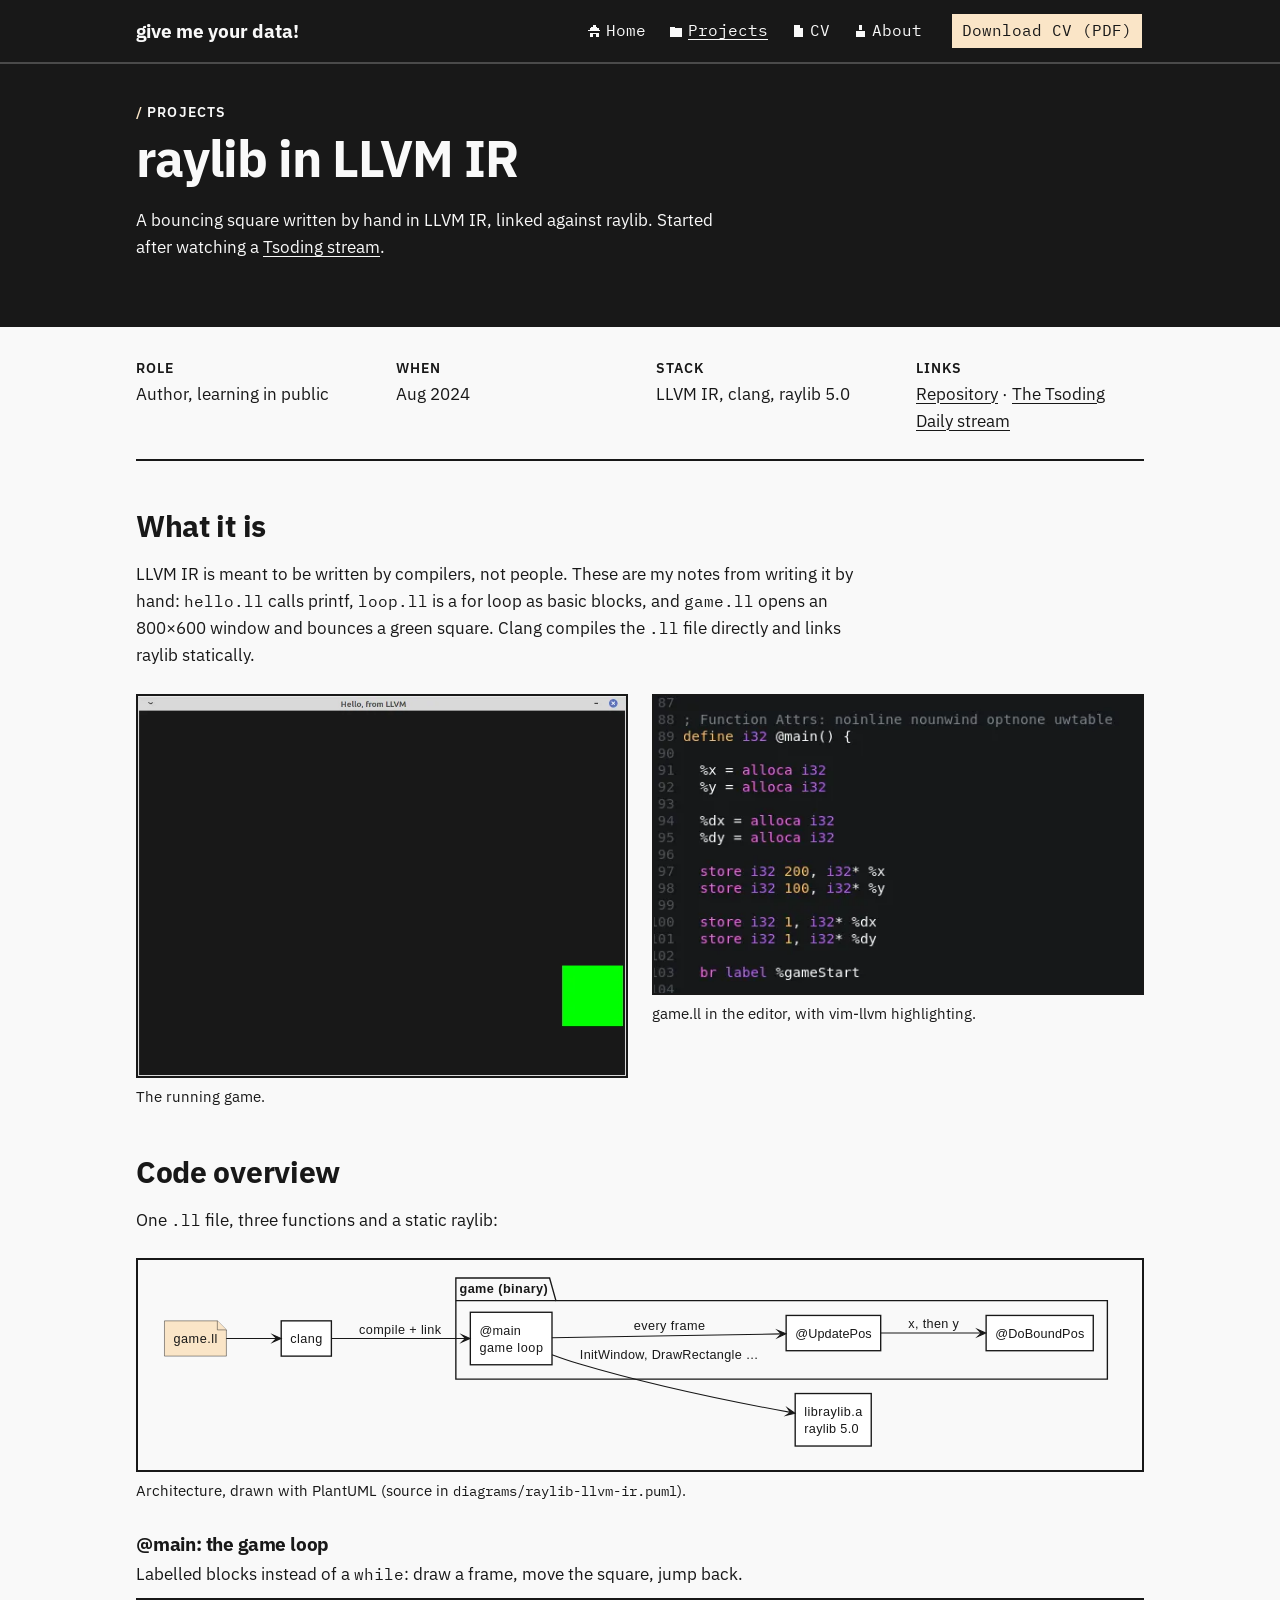
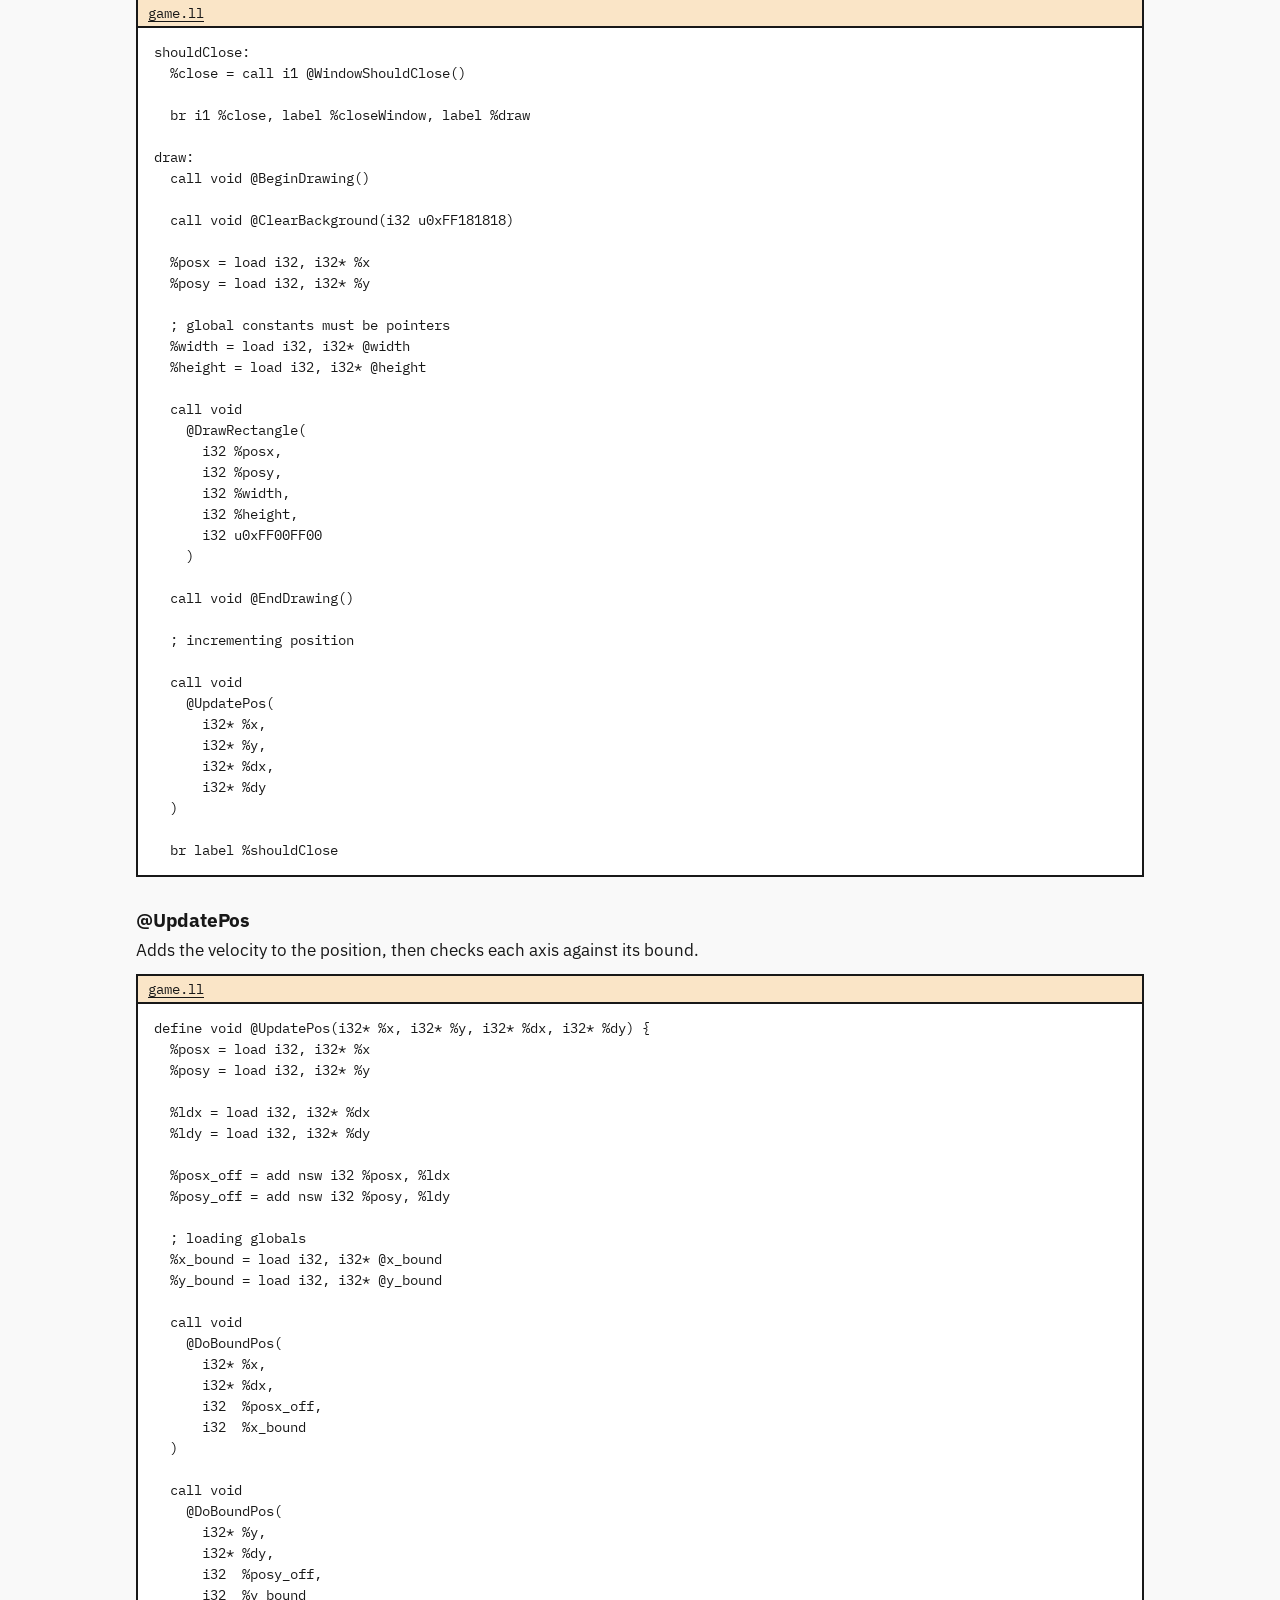
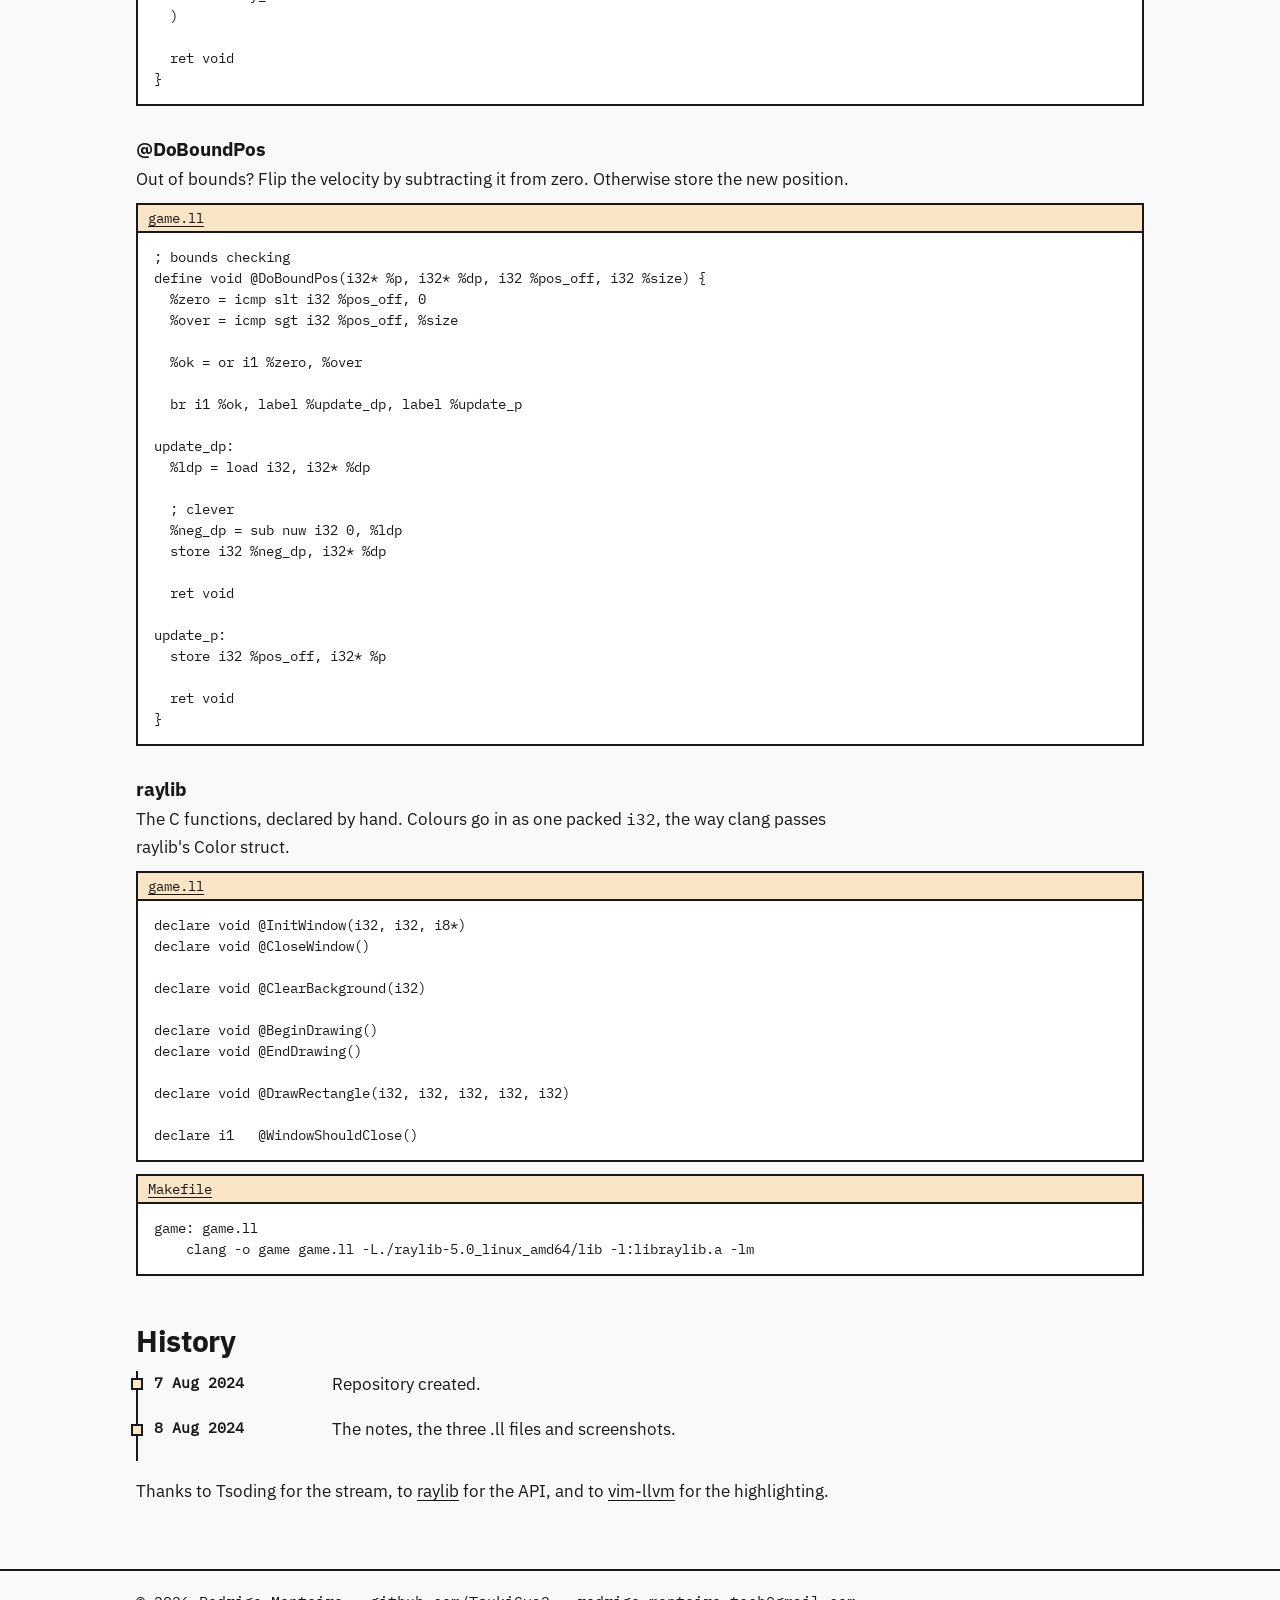
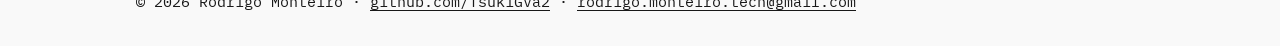
<file: site/projects/raylib-llvm-ir.html>
<!doctype html>
<html lang="en">
<head>
<meta charset="utf-8">
<meta name="viewport" content="width=device-width, initial-scale=1">
<title>raylib in LLVM IR · Rodrigo Monteiro</title>
<meta name="description" content="A bouncing square written by hand in LLVM IR, linked against raylib. Started after watching a Tsoding stream.">
<link rel="icon" href="data:,">
<link rel="stylesheet" href="../assets/style.css">
</head>
<body>
<a class="skip" href="#main">Skip to content</a>
<div class="band-dark">
<header class="site-header">
  <div class="wrap">
    <a class="brand" href="../index.html">give me your data!</a>
    <nav aria-label="Main"><ul class="nav"><li><a href="../index.html"><svg viewBox="0 0 8 8" aria-hidden="true"><path d="M3 0h2v1h1v1h1v1h1v1H0V3h1V2h1V1h1zM1 5h6v3H5V6H3v2H1z"/></svg>Home</a></li><li><a href="../index.html#projects" aria-current="page"><svg viewBox="0 0 8 8" aria-hidden="true"><path d="M0 1h3v1h5v6H0z"/></svg>Projects</a></li><li><a href="../cv.html"><svg viewBox="0 0 8 8" aria-hidden="true"><path d="M1 0h4v2h2v6H1z"/></svg>CV</a></li><li><a href="../about.html"><svg viewBox="0 0 8 8" aria-hidden="true"><path d="M3 0h2v3H3zM1 4h6v4H1z"/></svg>About</a></li></ul></nav>
    <a class="btn" href="../assets/cv.pdf" download>Download CV (PDF)</a>
  </div>
</header>
<section class="wrap proj-head" aria-labelledby="t"><p class="label"><a href="../index.html#projects">Projects</a></p><h1 id="t">raylib in LLVM IR</h1><p class="intro">A bouncing square written by hand in LLVM IR, linked against raylib. Started after watching a <a href="https://www.youtube.com/watch?v=rzXEsactdT4">Tsoding stream</a>.</p></section></div>
<main id="main" class="wrap page">
<dl class="facts"><div><dt>Role</dt><dd>Author, learning in public</dd></div><div><dt>When</dt><dd>Aug 2024</dd></div><div><dt>Stack</dt><dd>LLVM IR, clang, raylib 5.0</dd></div><div><dt>Links</dt><dd><a href="https://github.com/TsukiGva2/raylib-llvm-ir">Repository</a> · <a href="https://www.youtube.com/watch?v=rzXEsactdT4">The Tsoding Daily stream</a></dd></div></dl>
<section aria-labelledby="what-it-is"><h2 id="what-it-is">What it is</h2>
<p>LLVM IR is meant to be written by compilers, not people. These are my notes from writing it by hand: <code>hello.ll</code> calls printf, <code>loop.ll</code> is a for loop as basic blocks, and <code>game.ll</code> opens an 800×600 window and bounces a green square. Clang compiles the <code>.ll</code> file directly and links raylib statically.</p><div class="figs"><figure><img src="../assets/img/projects/raylib-window.webp" width="804" height="626" alt="Window titled Hello, from LLVM with a green square near the right edge on a dark background."><figcaption>The running game.</figcaption></figure><figure><img src="../assets/img/projects/raylib-game-ll.webp" width="521" height="317" loading="lazy" alt="Editor showing game.ll: the main function allocating x, y, dx and dy and branching to the game loop."><figcaption>game.ll in the editor, with vim-llvm highlighting.</figcaption></figure></div>
</section>
<section aria-labelledby="code-overview"><h2 id="code-overview">Code overview</h2>
<p>One <code>.ll</code> file, three functions and a static raylib:</p><figure class="diagram"><div class="diagram-scroll"><img src="../assets/diagrams/raylib-llvm-ir.svg" loading="lazy" alt="Build and call graph: clang compiles game.ll and links raylib; main runs the game loop, calls UpdatePos every frame, which calls DoBoundPos for x and y, and calls raylib to draw."></div><figcaption>Architecture, drawn with PlantUML (source in <code>diagrams/raylib-llvm-ir.puml</code>).</figcaption></figure><div class="part"><h3>@main: the game loop</h3><p>Labelled blocks instead of a <code>while</code>: draw a frame, move the square, jump back.</p><figure class="code"><figcaption><a href="https://github.com/TsukiGva2/raylib-llvm-ir/blob/main/game.ll#L117-L155">game.ll</a></figcaption><pre><code>shouldClose:
  %close = call i1 @WindowShouldClose()

  br i1 %close, label %closeWindow, label %draw

draw:
  call void @BeginDrawing()

  call void @ClearBackground(i32 u0xFF181818)

  %posx = load i32, i32* %x
  %posy = load i32, i32* %y

  ; global constants must be pointers
  %width = load i32, i32* @width
  %height = load i32, i32* @height
  
  call void
    @DrawRectangle(
      i32 %posx,
      i32 %posy,
      i32 %width,
      i32 %height,
      i32 u0xFF00FF00
    )

  call void @EndDrawing()

  ; incrementing position

  call void
    @UpdatePos(
      i32* %x,
      i32* %y,
      i32* %dx,
      i32* %dy
  )

  br label %shouldClose</code></pre></figure></div><div class="part"><h3>@UpdatePos</h3><p>Adds the velocity to the position, then checks each axis against its bound.</p><figure class="code"><figcaption><a href="https://github.com/TsukiGva2/raylib-llvm-ir/blob/main/game.ll#L55-L86">game.ll</a></figcaption><pre><code>define void @UpdatePos(i32* %x, i32* %y, i32* %dx, i32* %dy) {
  %posx = load i32, i32* %x
  %posy = load i32, i32* %y

  %ldx = load i32, i32* %dx
  %ldy = load i32, i32* %dy

  %posx_off = add nsw i32 %posx, %ldx
  %posy_off = add nsw i32 %posy, %ldy

  ; loading globals
  %x_bound = load i32, i32* @x_bound
  %y_bound = load i32, i32* @y_bound

  call void
    @DoBoundPos(
      i32* %x,
      i32* %dx,
      i32  %posx_off,
      i32  %x_bound
  )

  call void
    @DoBoundPos(
      i32* %y,
      i32* %dy,
      i32  %posy_off,
      i32  %y_bound
  )

  ret void
}</code></pre></figure></div><div class="part"><h3>@DoBoundPos</h3><p>Out of bounds? Flip the velocity by subtracting it from zero. Otherwise store the new position.</p><figure class="code"><figcaption><a href="https://github.com/TsukiGva2/raylib-llvm-ir/blob/main/game.ll#L31-L53">game.ll</a></figcaption><pre><code>; bounds checking
define void @DoBoundPos(i32* %p, i32* %dp, i32 %pos_off, i32 %size) {
  %zero = icmp slt i32 %pos_off, 0
  %over = icmp sgt i32 %pos_off, %size

  %ok = or i1 %zero, %over

  br i1 %ok, label %update_dp, label %update_p

update_dp:
  %ldp = load i32, i32* %dp

  ; clever
  %neg_dp = sub nuw i32 0, %ldp
  store i32 %neg_dp, i32* %dp

  ret void

update_p:
  store i32 %pos_off, i32* %p

  ret void
}</code></pre></figure></div><div class="part"><h3>raylib</h3><p>The C functions, declared by hand. Colours go in as one packed <code>i32</code>, the way clang passes raylib's Color struct.</p><figure class="code"><figcaption><a href="https://github.com/TsukiGva2/raylib-llvm-ir/blob/main/game.ll#L162-L172">game.ll</a></figcaption><pre><code>declare void @InitWindow(i32, i32, i8*)
declare void @CloseWindow()

declare void @ClearBackground(i32)

declare void @BeginDrawing()
declare void @EndDrawing()

declare void @DrawRectangle(i32, i32, i32, i32, i32)

declare i1   @WindowShouldClose()</code></pre></figure><figure class="code"><figcaption><a href="https://github.com/TsukiGva2/raylib-llvm-ir/blob/main/Makefile">Makefile</a></figcaption><pre><code>game: game.ll
	clang -o game game.ll -L./raylib-5.0_linux_amd64/lib -l:libraylib.a -lm</code></pre></figure></div>
</section>
<section aria-labelledby="history"><h2 id="history">History</h2>
<ol class="timeline"><li><span class="when">7 Aug 2024</span><span>Repository created.</span></li><li><span class="when">8 Aug 2024</span><span>The notes, the three .ll files and screenshots.</span></li></ol><p>Thanks to Tsoding for the stream, to <a href="https://github.com/raysan5/raylib">raylib</a> for the API, and to <a href="https://github.com/rhysd/vim-llvm">vim-llvm</a> for the highlighting.</p>
</section>
</main>
<footer class="site-footer">
  <div class="wrap">© 2026 Rodrigo Monteiro · <a href="https://github.com/TsukiGva2">github.com/TsukiGva2</a> · <a href="mailto:rodrigo.monteiro.tech@gmail.com">rodrigo.monteiro.tech@gmail.com</a></div>
</footer>
</body>
</html>
</file>
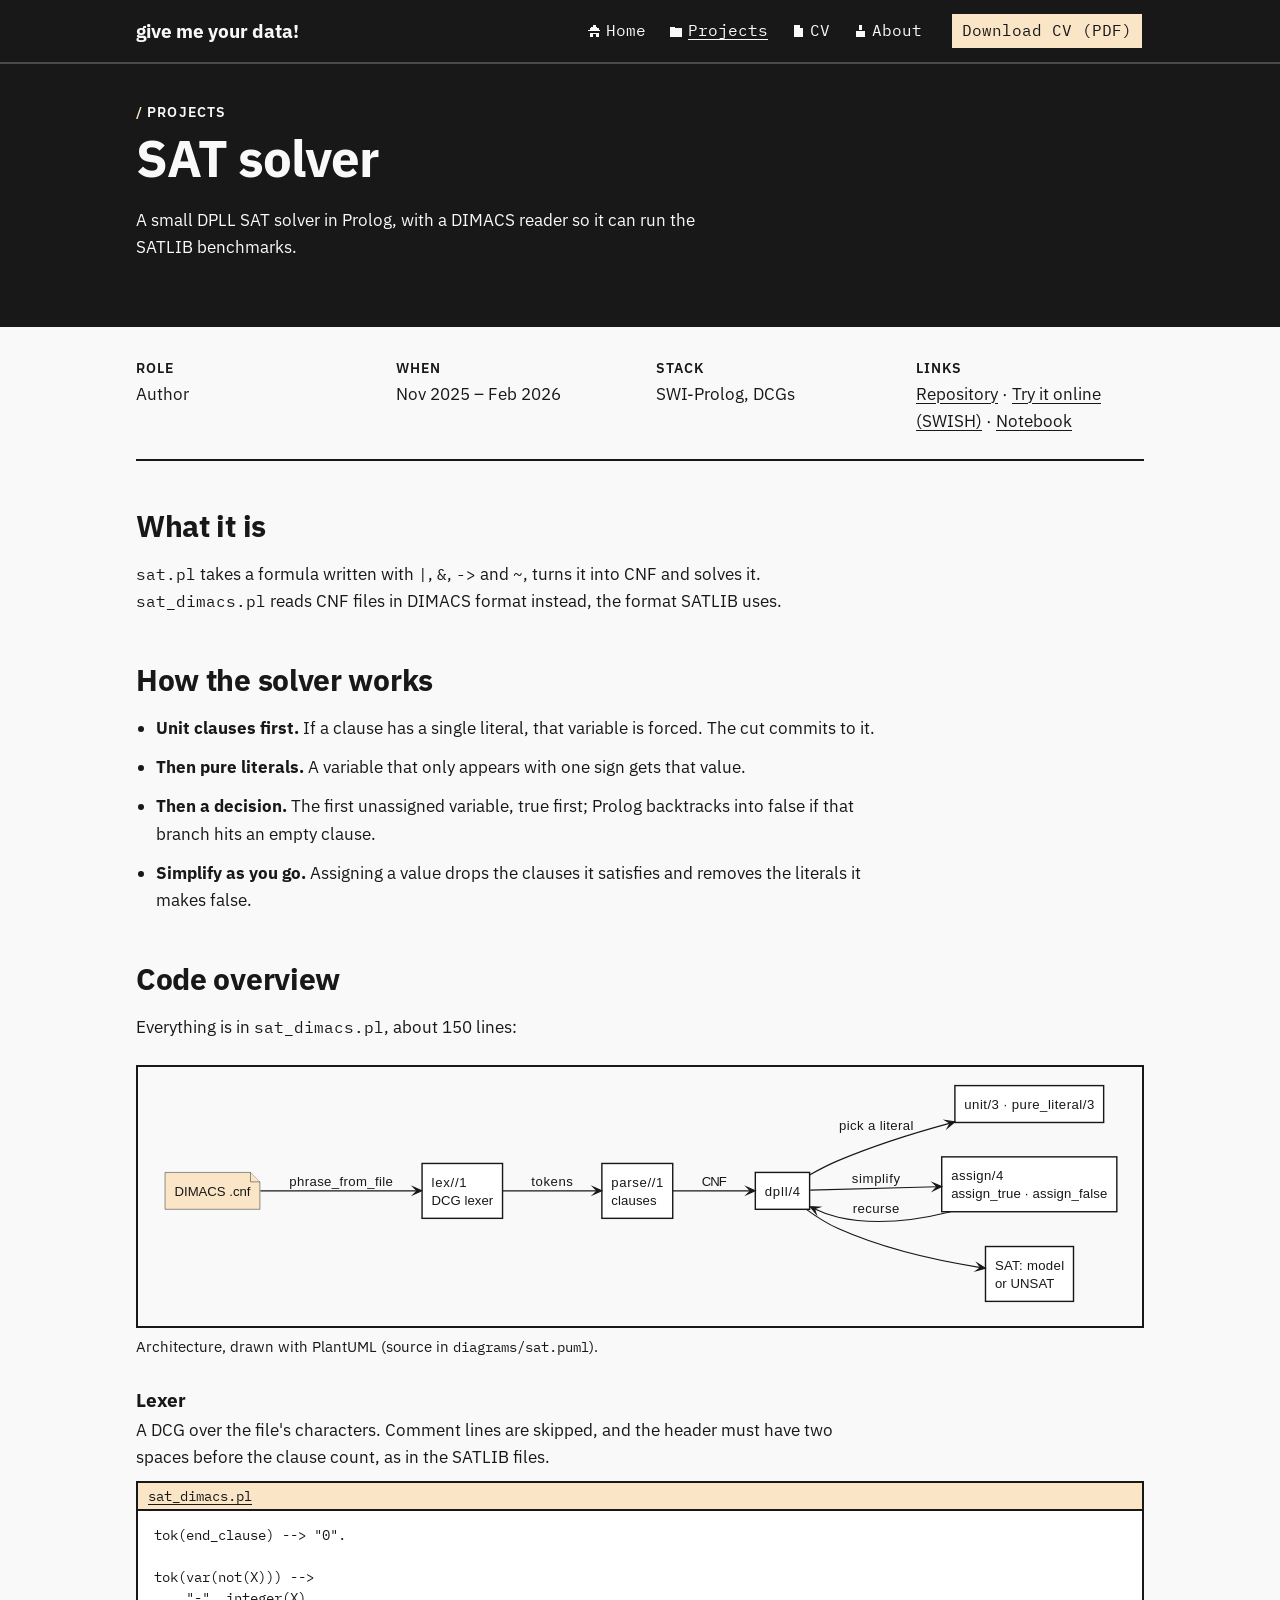
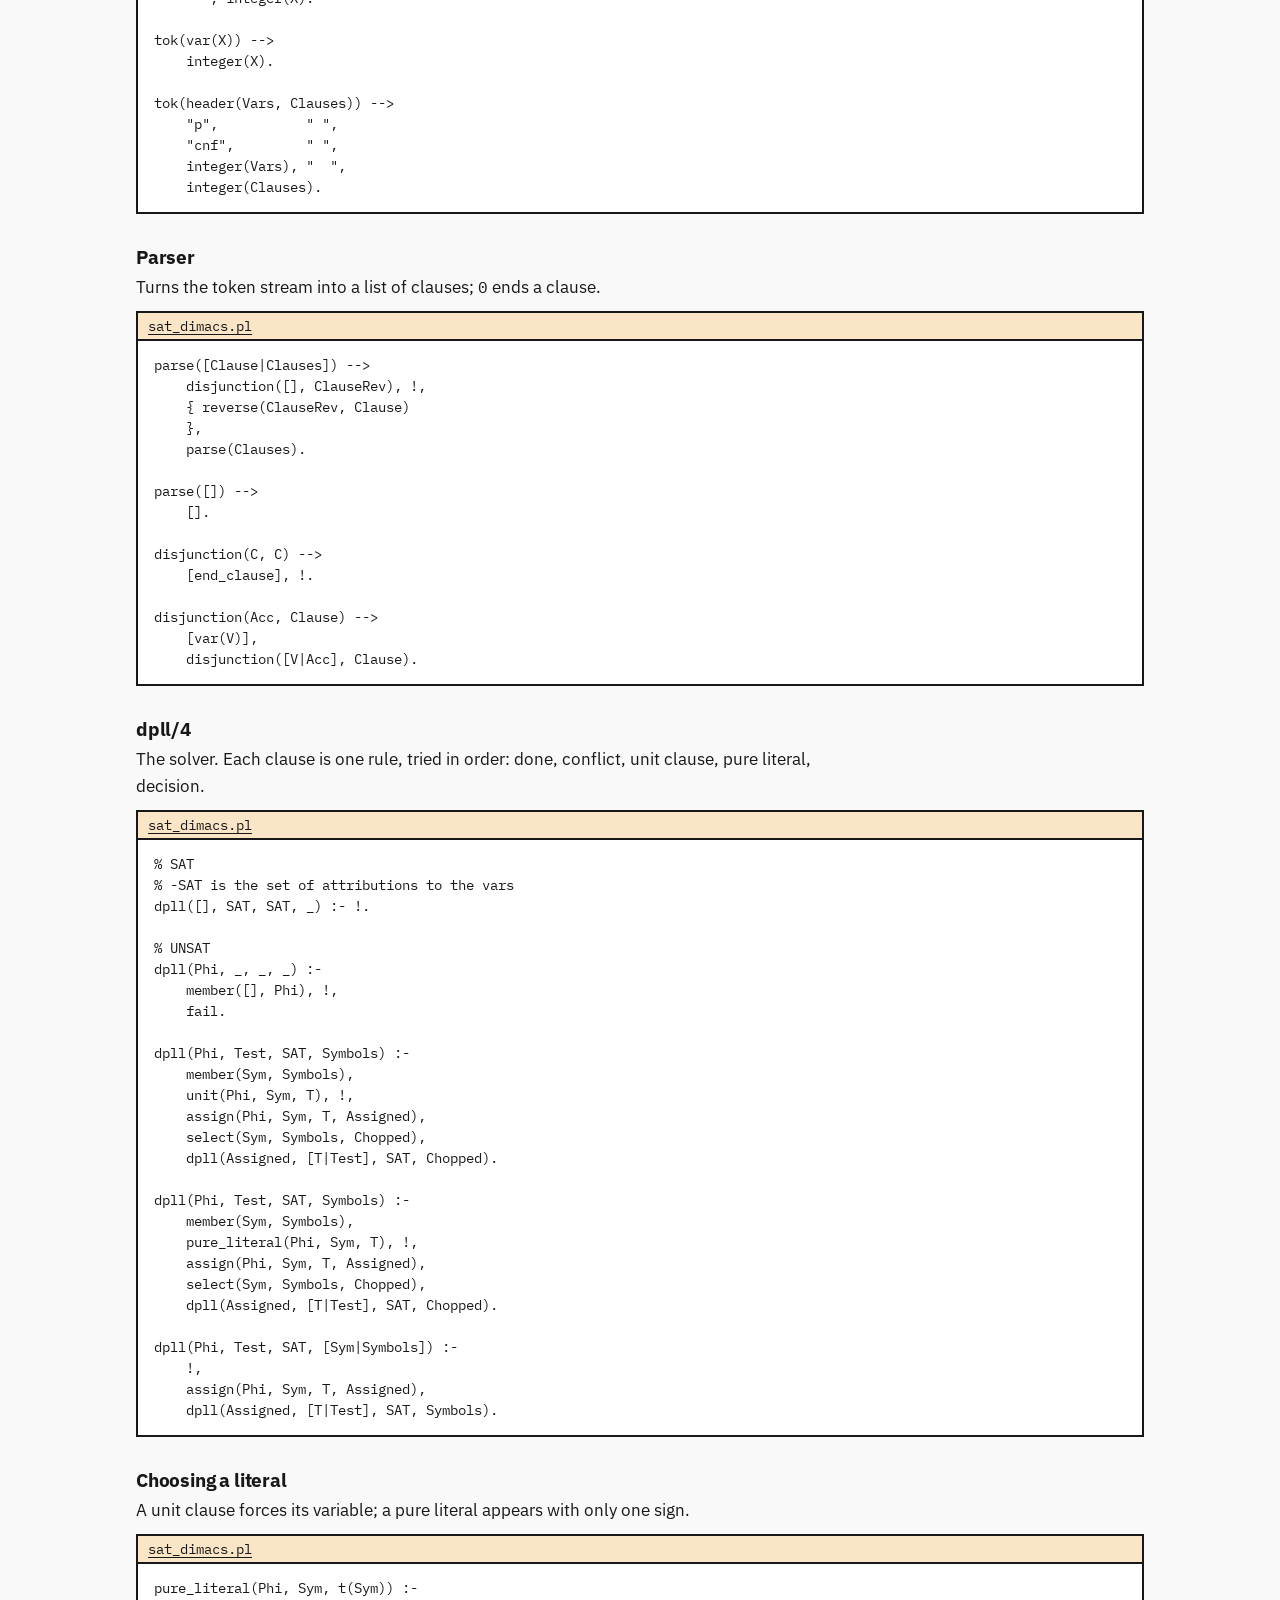
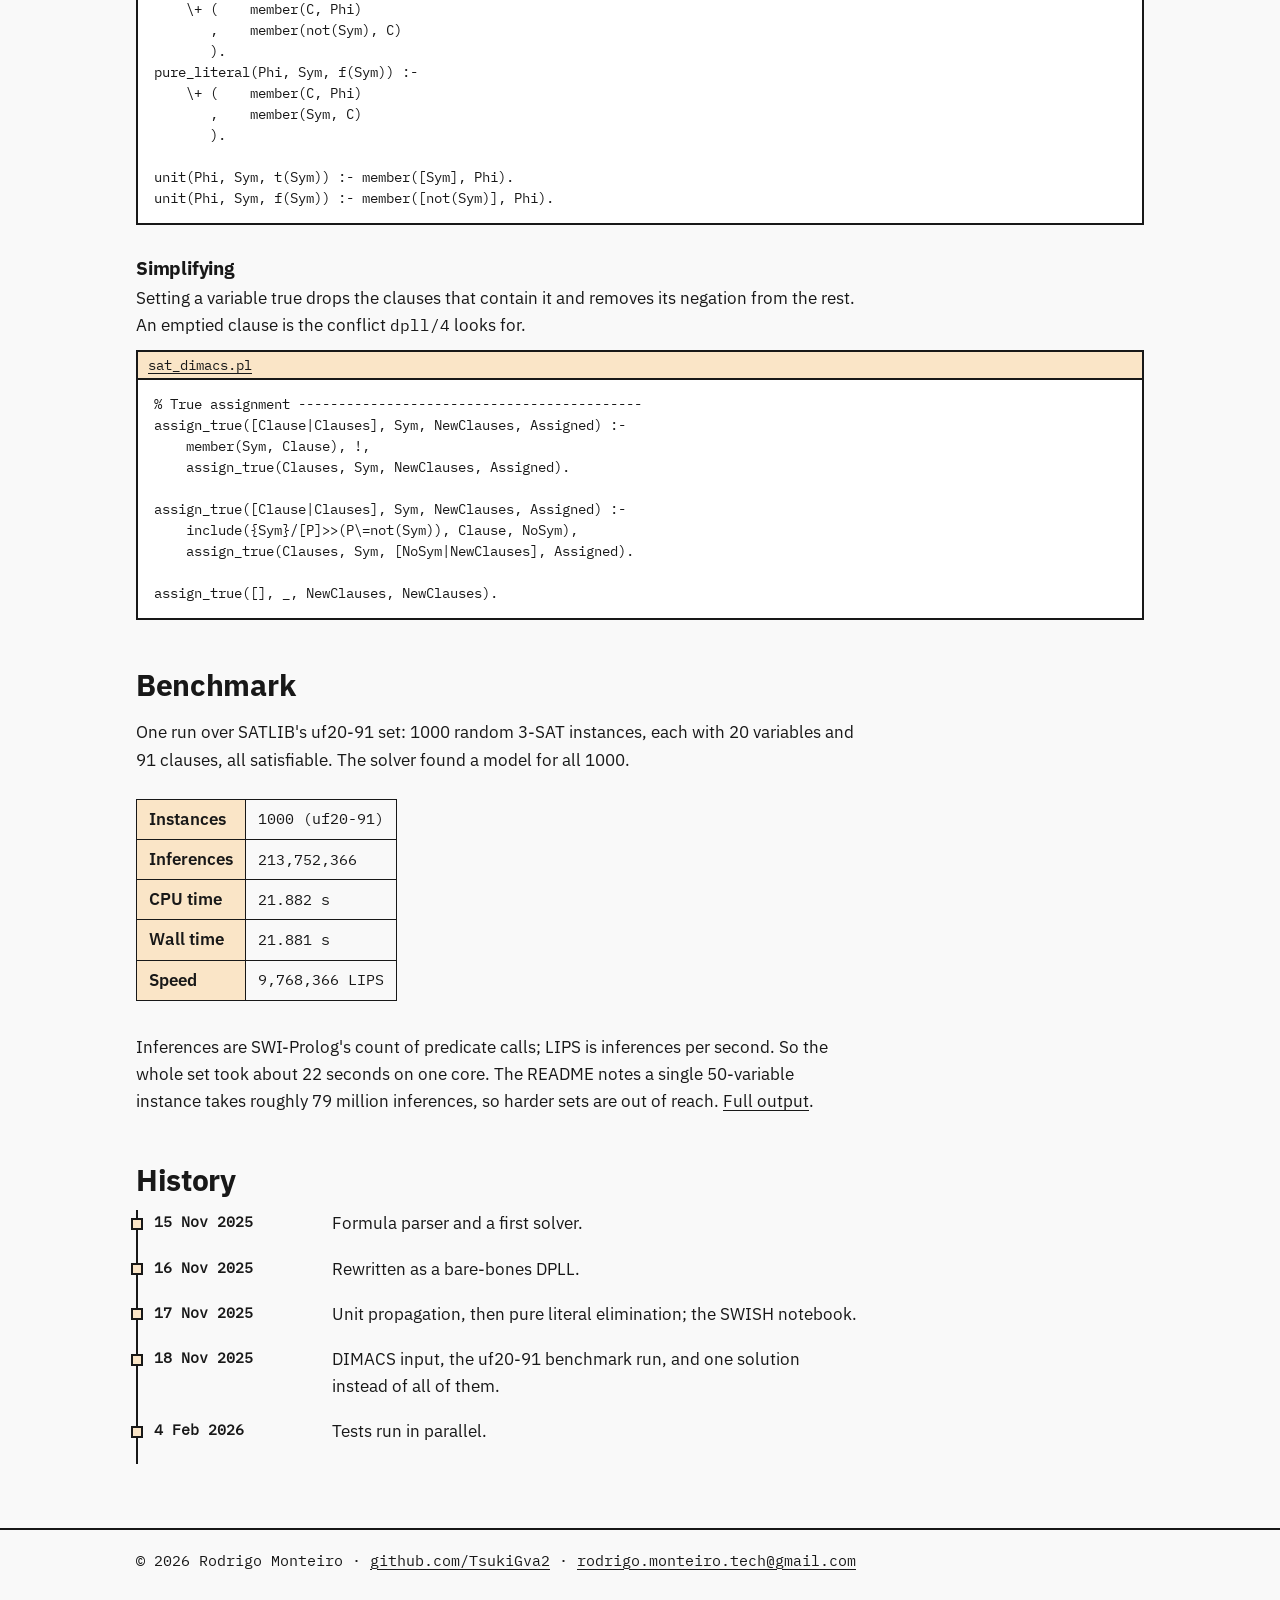
<file: site/projects/sat.html>
<!doctype html>
<html lang="en">
<head>
<meta charset="utf-8">
<meta name="viewport" content="width=device-width, initial-scale=1">
<title>SAT solver · Rodrigo Monteiro</title>
<meta name="description" content="A small DPLL SAT solver in Prolog, with a DIMACS reader so it can run the SATLIB benchmarks.">
<link rel="icon" href="data:,">
<link rel="stylesheet" href="../assets/style.css">
</head>
<body>
<a class="skip" href="#main">Skip to content</a>
<div class="band-dark">
<header class="site-header">
  <div class="wrap">
    <a class="brand" href="../index.html">give me your data!</a>
    <nav aria-label="Main"><ul class="nav"><li><a href="../index.html"><svg viewBox="0 0 8 8" aria-hidden="true"><path d="M3 0h2v1h1v1h1v1h1v1H0V3h1V2h1V1h1zM1 5h6v3H5V6H3v2H1z"/></svg>Home</a></li><li><a href="../index.html#projects" aria-current="page"><svg viewBox="0 0 8 8" aria-hidden="true"><path d="M0 1h3v1h5v6H0z"/></svg>Projects</a></li><li><a href="../cv.html"><svg viewBox="0 0 8 8" aria-hidden="true"><path d="M1 0h4v2h2v6H1z"/></svg>CV</a></li><li><a href="../about.html"><svg viewBox="0 0 8 8" aria-hidden="true"><path d="M3 0h2v3H3zM1 4h6v4H1z"/></svg>About</a></li></ul></nav>
    <a class="btn" href="../assets/cv.pdf" download>Download CV (PDF)</a>
  </div>
</header>
<section class="wrap proj-head" aria-labelledby="t"><p class="label"><a href="../index.html#projects">Projects</a></p><h1 id="t">SAT solver</h1><p class="intro">A small DPLL SAT solver in Prolog, with a DIMACS reader so it can run the SATLIB benchmarks.</p></section></div>
<main id="main" class="wrap page">
<dl class="facts"><div><dt>Role</dt><dd>Author</dd></div><div><dt>When</dt><dd>Nov 2025 – Feb 2026</dd></div><div><dt>Stack</dt><dd>SWI-Prolog, DCGs</dd></div><div><dt>Links</dt><dd><a href="https://github.com/TsukiGva2/SAT">Repository</a> · <a href="https://swish.swi-prolog.org/p/sat_solver.pl">Try it online (SWISH)</a> · <a href="https://swish.swi-prolog.org/p/sat_solver%20notebook.swinb">Notebook</a></dd></div></dl>
<section aria-labelledby="what-it-is"><h2 id="what-it-is">What it is</h2>
<p><code>sat.pl</code> takes a formula written with <code>|</code>, <code>&amp;</code>, <code>-&gt;</code> and <code>~</code>, turns it into CNF and solves it. <code>sat_dimacs.pl</code> reads CNF files in DIMACS format instead, the format SATLIB uses.</p>
</section>
<section aria-labelledby="how-the-solver-works"><h2 id="how-the-solver-works">How the solver works</h2>
<ul class="decisions"><li><strong>Unit clauses first.</strong> If a clause has a single literal, that variable is forced. The cut commits to it.</li><li><strong>Then pure literals.</strong> A variable that only appears with one sign gets that value.</li><li><strong>Then a decision.</strong> The first unassigned variable, true first; Prolog backtracks into false if that branch hits an empty clause.</li><li><strong>Simplify as you go.</strong> Assigning a value drops the clauses it satisfies and removes the literals it makes false.</li></ul>
</section>
<section aria-labelledby="code-overview"><h2 id="code-overview">Code overview</h2>
<p>Everything is in <code>sat_dimacs.pl</code>, about 150 lines:</p><figure class="diagram"><div class="diagram-scroll"><img src="../assets/diagrams/sat.svg" loading="lazy" alt="Pipeline of the solver: a DIMACS file goes through a DCG lexer and parser into a list of clauses; dpll/4 picks literals with unit/3 and pure_literal/3, simplifies with assign/4 and recurses until it finds a model or fails."></div><figcaption>Architecture, drawn with PlantUML (source in <code>diagrams/sat.puml</code>).</figcaption></figure><div class="part"><h3>Lexer</h3><p>A DCG over the file's characters. Comment lines are skipped, and the header must have two spaces before the clause count, as in the SATLIB files.</p><figure class="code"><figcaption><a href="https://github.com/TsukiGva2/SAT/blob/main/sat_dimacs.pl#L139-L151">sat_dimacs.pl</a></figcaption><pre><code>tok(end_clause) --&gt; &quot;0&quot;.

tok(var(not(X))) --&gt;
    &quot;-&quot;, integer(X).

tok(var(X)) --&gt;
    integer(X).

tok(header(Vars, Clauses)) --&gt;
    &quot;p&quot;,           &quot; &quot;,
    &quot;cnf&quot;,         &quot; &quot;,
    integer(Vars), &quot;  &quot;,
    integer(Clauses).</code></pre></figure></div><div class="part"><h3>Parser</h3><p>Turns the token stream into a list of clauses; <code>0</code> ends a clause.</p><figure class="code"><figcaption><a href="https://github.com/TsukiGva2/SAT/blob/main/sat_dimacs.pl#L95-L109">sat_dimacs.pl</a></figcaption><pre><code>parse([Clause|Clauses]) --&gt;
    disjunction([], ClauseRev), !,
    { reverse(ClauseRev, Clause)
    },
    parse(Clauses).

parse([]) --&gt;
    [].

disjunction(C, C) --&gt;
    [end_clause], !.

disjunction(Acc, Clause) --&gt;
    [var(V)],
    disjunction([V|Acc], Clause).</code></pre></figure></div><div class="part"><h3>dpll/4</h3><p>The solver. Each clause is one rule, tried in order: done, conflict, unit clause, pure literal, decision.</p><figure class="code"><figcaption><a href="https://github.com/TsukiGva2/SAT/blob/main/sat_dimacs.pl#L24-L50">sat_dimacs.pl</a></figcaption><pre><code>% SAT
% -SAT is the set of attributions to the vars
dpll([], SAT, SAT, _) :- !.

% UNSAT
dpll(Phi, _, _, _) :-
    member([], Phi), !,
    fail.

dpll(Phi, Test, SAT, Symbols) :-
	member(Sym, Symbols),
    unit(Phi, Sym, T), !,
    assign(Phi, Sym, T, Assigned),
    select(Sym, Symbols, Chopped),
    dpll(Assigned, [T|Test], SAT, Chopped).

dpll(Phi, Test, SAT, Symbols) :-
    member(Sym, Symbols),
    pure_literal(Phi, Sym, T), !,
    assign(Phi, Sym, T, Assigned),
    select(Sym, Symbols, Chopped),
    dpll(Assigned, [T|Test], SAT, Chopped).

dpll(Phi, Test, SAT, [Sym|Symbols]) :-
    !,
    assign(Phi, Sym, T, Assigned),
    dpll(Assigned, [T|Test], SAT, Symbols).</code></pre></figure></div><div class="part"><h3>Choosing a literal</h3><p>A unit clause forces its variable; a pure literal appears with only one sign.</p><figure class="code"><figcaption><a href="https://github.com/TsukiGva2/SAT/blob/main/sat_dimacs.pl#L52-L62">sat_dimacs.pl</a></figcaption><pre><code>pure_literal(Phi, Sym, t(Sym)) :-
    \+ (	member(C, Phi)
       ,	member(not(Sym), C)
       ).
pure_literal(Phi, Sym, f(Sym)) :-
    \+ (	member(C, Phi)
       ,	member(Sym, C)
       ).

unit(Phi, Sym, t(Sym)) :- member([Sym], Phi).
unit(Phi, Sym, f(Sym)) :- member([not(Sym)], Phi).</code></pre></figure></div><div class="part"><h3>Simplifying</h3><p>Setting a variable true drops the clauses that contain it and removes its negation from the rest. An emptied clause is the conflict <code>dpll/4</code> looks for.</p><figure class="code"><figcaption><a href="https://github.com/TsukiGva2/SAT/blob/main/sat_dimacs.pl#L81-L90">sat_dimacs.pl</a></figcaption><pre><code>% True assignment -------------------------------------------
assign_true([Clause|Clauses], Sym, NewClauses, Assigned) :-
    member(Sym, Clause), !,
    assign_true(Clauses, Sym, NewClauses, Assigned).

assign_true([Clause|Clauses], Sym, NewClauses, Assigned) :-
    include({Sym}/[P]&gt;&gt;(P\=not(Sym)), Clause, NoSym),
    assign_true(Clauses, Sym, [NoSym|NewClauses], Assigned).

assign_true([], _, NewClauses, NewClauses).</code></pre></figure></div>
</section>
<section aria-labelledby="benchmark"><h2 id="benchmark">Benchmark</h2>
<p>One run over SATLIB's uf20-91 set: 1000 random 3-SAT instances, each with 20 variables and 91 clauses, all satisfiable. The solver found a model for all 1000.</p><div class="table-wrap"><table><tbody><tr><th scope="row">Instances</th><td>1000 (uf20-91)</td></tr><tr><th scope="row">Inferences</th><td>213,752,366</td></tr><tr><th scope="row">CPU time</th><td>21.882 s</td></tr><tr><th scope="row">Wall time</th><td>21.881 s</td></tr><tr><th scope="row">Speed</th><td>9,768,366 LIPS</td></tr></tbody></table></div><p>Inferences are SWI-Prolog's count of predicate calls; LIPS is inferences per second. So the whole set took about 22 seconds on one core. The README notes a single 50-variable instance takes roughly 79 million inferences, so harder sets are out of reach. <a href="https://github.com/TsukiGva2/SAT/blob/main/benchmarks/uf20-91.out">Full output</a>.</p>
</section>
<section aria-labelledby="history"><h2 id="history">History</h2>
<ol class="timeline"><li><span class="when">15 Nov 2025</span><span>Formula parser and a first solver.</span></li><li><span class="when">16 Nov 2025</span><span>Rewritten as a bare-bones DPLL.</span></li><li><span class="when">17 Nov 2025</span><span>Unit propagation, then pure literal elimination; the SWISH notebook.</span></li><li><span class="when">18 Nov 2025</span><span>DIMACS input, the uf20-91 benchmark run, and one solution instead of all of them.</span></li><li><span class="when">4 Feb 2026</span><span>Tests run in parallel.</span></li></ol>
</section>
</main>
<footer class="site-footer">
  <div class="wrap">© 2026 Rodrigo Monteiro · <a href="https://github.com/TsukiGva2">github.com/TsukiGva2</a> · <a href="mailto:rodrigo.monteiro.tech@gmail.com">rodrigo.monteiro.tech@gmail.com</a></div>
</footer>
</body>
</html>
</file>
<file: site/assets/style.css>
/* Palette = the diagram theme used in the project READMEs. */
@font-face { font-family: "Plex Sans"; src: url("fonts/plex-sans.woff2") format("woff2"); font-weight: 400 700; font-display: swap; }
@font-face { font-family: "Plex Mono"; src: url("fonts/plex-mono.woff2") format("woff2"); font-display: swap; }

:root {
  --line: color-mix(in srgb, var(--bg) 22%, var(--ink)); /* divider on dark: tint of the two base colours */
  --bg: #F9F9F9;
  --ink: #181818;
  --peach: #FAE5C7;
  --sans: "Plex Sans", system-ui, sans-serif;
  --mono: "Plex Mono", ui-monospace, monospace;
  --shadow: 4px;
}

*, *::before, *::after { box-sizing: border-box; }
html { -webkit-text-size-adjust: 100%; }
body {
  margin: 0;
  background: var(--bg);
  color: var(--ink);
  font: 17px/1.6 var(--sans);
}
img { max-width: 100%; height: auto; display: block; }
a { color: inherit; text-decoration-thickness: 1px; text-underline-offset: 3px; }
a:hover { background: var(--peach); }
:focus-visible { outline: 2px solid var(--ink); outline-offset: 2px; }
code, pre, kbd { font-family: var(--mono); font-size: .92em; }
h1, h2, h3 { font-family: var(--sans); font-weight: 700; line-height: 1.15; letter-spacing: -.01em; margin: 0 0 .4em; }
h1 { font-size: clamp(2.6rem, 8vw, 4rem); }
h2 { font-size: 1.9rem; }
h3 { font-size: 1.35rem; }
mark { background: var(--peach); color: inherit; padding: 0 .15em; }

.wrap { max-width: 1040px; margin: 0 auto; padding: 0 16px; }
.skip { position: absolute; left: -999px; }
.skip:focus { left: 16px; top: 8px; background: var(--peach); padding: 4px 8px; z-index: 10; }

/* Header */
.site-header { border-bottom: 2px solid var(--ink); }
.site-header .wrap { display: flex; flex-wrap: wrap; align-items: center; gap: 8px 24px; padding-block: 12px; }
.brand { font: 700 1.2rem/1 var(--sans); text-decoration: none; margin-right: auto; }
.nav { display: flex; flex-wrap: wrap; gap: 4px 16px; list-style: none; margin: 0; padding: 0; font-family: var(--mono); font-size: 16px; }
.nav a { display: inline-flex; align-items: center; gap: 6px; text-decoration: none; padding: 2px 4px; }
.nav a[aria-current="page"] { text-decoration: underline; }
.nav svg { width: 12px; height: 12px; shape-rendering: crispEdges; fill: currentColor; }
.btn {
  display: inline-block; font-family: var(--mono); font-size: 16px; text-decoration: none;
  border: 2px solid var(--ink); background: var(--peach); padding: 4px 10px;
  box-shadow: 2px 2px 0 var(--ink);
}
.btn:hover { background: var(--peach); box-shadow: 3px 3px 0 var(--ink); }

/* Window: the only decorative motif. Hero, demos, project cards. */
.window {
  border: 2px solid var(--ink);
  background: var(--bg);
  box-shadow: var(--shadow) var(--shadow) 0 var(--ink);
  transition: box-shadow .12s, transform .12s;
}
.window:hover { box-shadow: 6px 6px 0 var(--ink); transform: translate(-1px, -1px); }
.window-bar {
  display: flex; align-items: center; gap: 8px;
  background: var(--peach); border-bottom: 2px solid var(--ink);
  padding: 3px 8px; font: 600 14px/1.4 var(--sans);
}
.window-bar .dots { margin-left: auto; display: flex; gap: 4px; }
.window-bar .dots i { width: 9px; height: 9px; border: 2px solid var(--ink); background: var(--bg); }
.window-body { padding: 20px; }

/* Hero */
.hero { margin: 40px 0; }
.hero .window-body { display: grid; grid-template-columns: 1fr auto; gap: 24px; align-items: start; }
.hero h1::after { content: "_"; animation: blink 1.1s steps(1) infinite; margin-left: .05em; }
.tagline { font-family: var(--mono); margin: 0 0 1em; }
.hero-photo { width: 168px; border: 2px solid var(--ink); }
.hero .links { display: flex; flex-wrap: wrap; gap: 12px; margin-top: 1.2em; }
@keyframes blink { 50% { opacity: 0; } }

/* Project cards */
.cards { display: grid; grid-template-columns: repeat(auto-fill, minmax(280px, 1fr)); gap: 28px; margin: 24px 0 48px; padding: 0; list-style: none; }
.card { display: flex; flex-direction: column; }
.card img { aspect-ratio: 4 / 3; object-fit: cover; width: 100%; border-bottom: 2px solid var(--ink); }
.card .window-body { padding: 16px; display: flex; flex-direction: column; flex: 1; }
.card h3 { margin-bottom: .2em; }
.card h3 a { text-decoration: none; }
.card h3 a::after { content: ""; position: absolute; inset: 0; } /* whole card clickable */
.card { position: relative; }
.card p { margin: 0 0 12px; }
.tags { display: flex; flex-wrap: wrap; gap: 6px; list-style: none; margin: auto 0 0; padding: 0; font: 14px/1.4 var(--mono); }
.tags li { border: 1px solid var(--ink); padding: 0 6px; background: var(--bg); }
.meta { font: 15px/1.4 var(--mono); color: var(--ink); opacity: .75; margin: 0 0 8px; }

.site-footer { border-top: 2px solid var(--ink); margin-top: 64px; padding: 20px 0 32px; font: 15px/1.5 var(--mono); }

@media (max-width: 600px) {
  .hero { margin: 24px 0; }
  .hero .window-body { grid-template-columns: 1fr; padding: 16px; }
  .hero-photo { width: 120px; grid-row: 1; }
  .cards { grid-template-columns: 1fr; }
}

@media (prefers-reduced-motion: reduce) {
  *, *::before, *::after { animation: none !important; transition: none !important; }
  .window:hover { transform: none; }
}

@media print {
  .site-header nav, .site-footer, .skip, .btn { display: none; }
  .window { border: 0; box-shadow: none; }
  .window-bar { display: none; }
  body { background: #fff; font-size: 11pt; }
}

/* Mix variant: dark hero band, big sans headline, side column, stats, worked-on strip. */
.band-dark { background: var(--ink); color: var(--bg); }
.band-dark a:hover { background: none; color: var(--peach); }
.band-dark .site-header { border-bottom-color: var(--line); }
.band-dark .btn { color: var(--ink); }
.label { font: 600 14px/1.2 var(--sans); text-transform: uppercase; letter-spacing: .08em; margin: 0 0 10px; }
.label::before { content: "/ "; }
.band-dark .label::before { color: var(--peach); }
.hero-mix { display: grid; grid-template-columns: 1.15fr .9fr .75fr; gap: 40px; align-items: center; padding: 56px 16px 72px; }
.hero-mix h1 { font: 700 clamp(2.4rem, 5vw, 3.4rem)/1.08 var(--sans); letter-spacing: -.02em; }
.hero-mix h1 .cursor { display: inline-block; width: .5em; height: .1em; background: var(--peach); margin-left: .1em; animation: blink 1.1s steps(1) infinite; }
.hero-mix .rule { width: 56px; height: 4px; background: var(--peach); border: 0; margin: 0 0 24px; }
.hero-mix .intro { color: var(--bg); opacity: .8; max-width: 34ch; }
.hero-mix .window { color: var(--ink); box-shadow: 6px 6px 0 var(--peach); border-color: var(--bg); }
.hero-mix .window:hover { box-shadow: 8px 8px 0 var(--peach); }
.hero-mix .window img { width: 100%; }
.side { display: grid; gap: 28px; font-size: 16px; }
.side p { margin: 0 0 6px; color: var(--bg); opacity: .8; }
.side a { font: 15px var(--mono); }
.side + .side { border-top: 1px solid var(--line); padding-top: 28px; }

.stats-sec { display: grid; grid-template-columns: 1.1fr 1fr; gap: 40px; padding-block: 72px 56px; border-bottom: 2px solid var(--ink); }
.stats-sec h2 { font: 700 2.1rem/1.15 var(--sans); letter-spacing: -.01em; }
.stats { display: flex; flex-wrap: wrap; gap: 20px 36px; margin: 0 0 16px; }
.stats div { display: flex; align-items: center; gap: 10px; }
.stats dt { order: 2; font: 15px/1.3 var(--mono); max-width: 12ch; }
.stats dd { margin: 0; font: 700 3rem/1 var(--sans); letter-spacing: -.02em; }
.worked { display: flex; flex-wrap: wrap; align-items: center; gap: 16px 48px; padding-block: 20px; }
.worked + .worked { border-top: 1px solid var(--ink); }
.worked .label { min-width: 11em; }
.worked + h2 { margin-top: 24px; }
.worked .label { margin: 0 auto 0 0; }
.worked img { height: 44px; width: auto; }

@media (max-width: 900px) {
  .hero-mix { grid-template-columns: 1fr 1fr; }
  .hero-mix .side-col { grid-column: 1 / -1; grid-template-columns: 1fr 1fr; }
  .side + .side { border-top: 0; padding-top: 0; }
  .stats-sec { grid-template-columns: 1fr; gap: 16px; }
}
@media (max-width: 600px) {
  .hero-mix { grid-template-columns: 1fr; gap: 32px; padding-block: 32px 48px; }
  .hero-mix .window { max-width: 280px; }
  .hero-mix .side-col { grid-template-columns: 1fr; }
}

/* Hero photo that occasionally flips to the desk shot (site.js toggles .flipped). */
.flip { display: grid; perspective: 1200px; }
.flip img { grid-area: 1 / 1; width: 100%; aspect-ratio: 4 / 5; object-fit: cover; backface-visibility: hidden; transition: transform .7s ease; }
.flip-front { object-position: 50% 45%; }
.flip-back { transform: rotateY(180deg); }
.flip.flipped .flip-front { transform: rotateY(-180deg); }
.flip.flipped .flip-back { transform: rotateY(0); }



/* Inner pages */
.proj-head { padding: 40px 16px 48px; }
.proj-head h1 { font: 700 clamp(2.2rem, 6vw, 3.2rem)/1.1 var(--sans); letter-spacing: -.02em; }
.proj-head .intro { max-width: 60ch; }
.proj-head .label a { text-decoration: none; }
.page { padding-top: 32px; }
.page section { margin: 48px 0; }
.page p, .page li { max-width: 72ch; }
.facts { display: grid; grid-template-columns: repeat(auto-fit, minmax(200px, 1fr)); gap: 16px 32px; margin: 0; padding: 0 0 24px; border-bottom: 2px solid var(--ink); }
.facts dt { font: 600 14px var(--sans); text-transform: uppercase; letter-spacing: .08em; }
.facts dd { margin: 4px 0 0; }
.decisions { padding-left: 1.2em; }
.decisions li { margin-bottom: .7em; }
.figs { display: grid; grid-template-columns: repeat(auto-fit, minmax(240px, 1fr)); gap: 24px; align-items: start; margin-top: 24px; }
.figs figure { margin: 0; }
.figs img { border: 2px solid var(--ink); width: 100%; }
figcaption { font: 15px/1.4 var(--sans); margin-top: 8px; }
figure.code { margin: 16px 0 24px; }
figure.code figcaption { margin: 0; padding: 4px 10px; background: var(--peach); border: 2px solid var(--ink); border-bottom: 0; font: 14px var(--mono); }
pre { margin: 0; padding: 14px 16px; border: 2px solid var(--ink); background: #fff; overflow-x: auto; font: 14px/1.5 var(--mono); tab-size: 4; }
pre code { font-size: inherit; }
.timeline { list-style: none; padding: 0; margin: 0; border-left: 2px solid var(--ink); }
.timeline li { display: grid; grid-template-columns: 9.5em 1fr; gap: 16px; padding: 0 0 18px 16px; position: relative; }
.timeline li::before { content: ""; position: absolute; left: -7px; top: .45em; width: 12px; height: 12px; background: var(--peach); border: 2px solid var(--ink); }
.timeline .when { font: 600 15px/1.6 var(--mono); }
.table-wrap { overflow-x: auto; }
table { border-collapse: collapse; margin: 8px 0 16px; }
th, td { border: 1px solid var(--ink); padding: 6px 12px; text-align: left; }
thead th, tbody th { background: var(--peach); font-weight: 600; }
td { font-family: var(--mono); font-size: 15px; }
@media (max-width: 600px) {
  .timeline li { grid-template-columns: 1fr; gap: 2px; }
  pre { font-size: 13px; padding: 12px; }
}
@media print {
  .band-dark { background: none; color: var(--ink); }
  pre { white-space: pre-wrap; }
}
figure.tab8 pre { tab-size: 8; }
.card-code { aspect-ratio: 4 / 3; margin: 0; border: 0; border-bottom: 2px solid var(--ink); font-size: 13px; overflow: hidden; }
.home-tl { margin: 16px 0 48px; }
.home-tl h2 { margin-bottom: 20px; }
.about-grid { display: grid; grid-template-columns: minmax(0, 340px) 1fr; gap: 40px; align-items: start; }
.about-main { margin: 0; }
.about img { border: 2px solid var(--ink); width: 100%; }
.about-row { display: grid; grid-template-columns: repeat(3, 1fr); gap: 20px; margin-top: 40px; }
.about-row figure { margin: 0; }
.about-row img { aspect-ratio: 3 / 4; object-fit: cover; }
.cv h2 { border-bottom: 2px solid var(--ink); padding-bottom: 4px; margin-top: 40px; }
.cv h3 { margin: 24px 0 2px; font-size: 1.15rem; }
.cv h3 small { font: 400 14px var(--mono); }
.cv .meta { margin: 0 0 8px; }
.cv-head h1 { font-size: 2.4rem; margin-bottom: .2em; }
.cv-head p { margin: 0 0 4px; }
@media (max-width: 700px) {
  .about-grid { grid-template-columns: 1fr; }
  .about-main { max-width: 280px; }
  .about-row { grid-template-columns: 1fr 1fr; }
}
@media print {
  .cv .btn, .band-dark .site-header { display: none; }
  .cv a { text-decoration: none; }
  .cv h2 { margin-top: 18px; }
}
@media (max-width: 600px) {
  .hero-mix .side-col > .side:first-child { display: none; } /* repeated by the About section below */
  .hero-mix .side-col > .side:nth-child(2) { border-top: 0; padding-top: 0; }
}

/* Code overview: architecture diagram, then one snippet per part */
figure.diagram { margin: 24px 0 8px; }
.diagram-scroll { overflow-x: auto; border: 2px solid var(--ink); background: var(--bg); padding: 12px; }
.diagram-scroll img { width: auto; max-width: 100%; height: auto; margin: 0 auto; }
@media (max-width: 600px) { .diagram-scroll img { max-width: none; } } /* natural size, scroll sideways */
.part { margin-top: 32px; }
.part h3 { font-size: 1.2rem; margin-bottom: .3em; }
.part p { margin: 0 0 10px; }
.part figure.code { margin: 0 0 12px; }

/* Rotating quote on the home page (site.js) */
.quote { margin: 0 0 16px; padding-left: 14px; border-left: 3px solid var(--ink); min-height: 6.2em; transition: opacity .3s; }
.quote.fading { opacity: 0; }
.quote blockquote { margin: 0; }
.quote blockquote p { margin: 0 0 6px; font-size: 1.15rem; font-style: italic; }
.quote figcaption { font: 14px var(--mono); margin: 0; }

/* Gophers on Go code parts */
.part h3:has(.gopher) { display: flex; align-items: center; justify-content: space-between; gap: 12px; }
.gopher { flex: none; width: 72px; height: 72px; margin: -12px 0; }
@media (max-width: 600px) { .gopher { width: 56px; height: 56px; margin: -8px 0; } }
.gopher-credit { margin: 0 0 8px; font-size: .8rem; }
</file>
